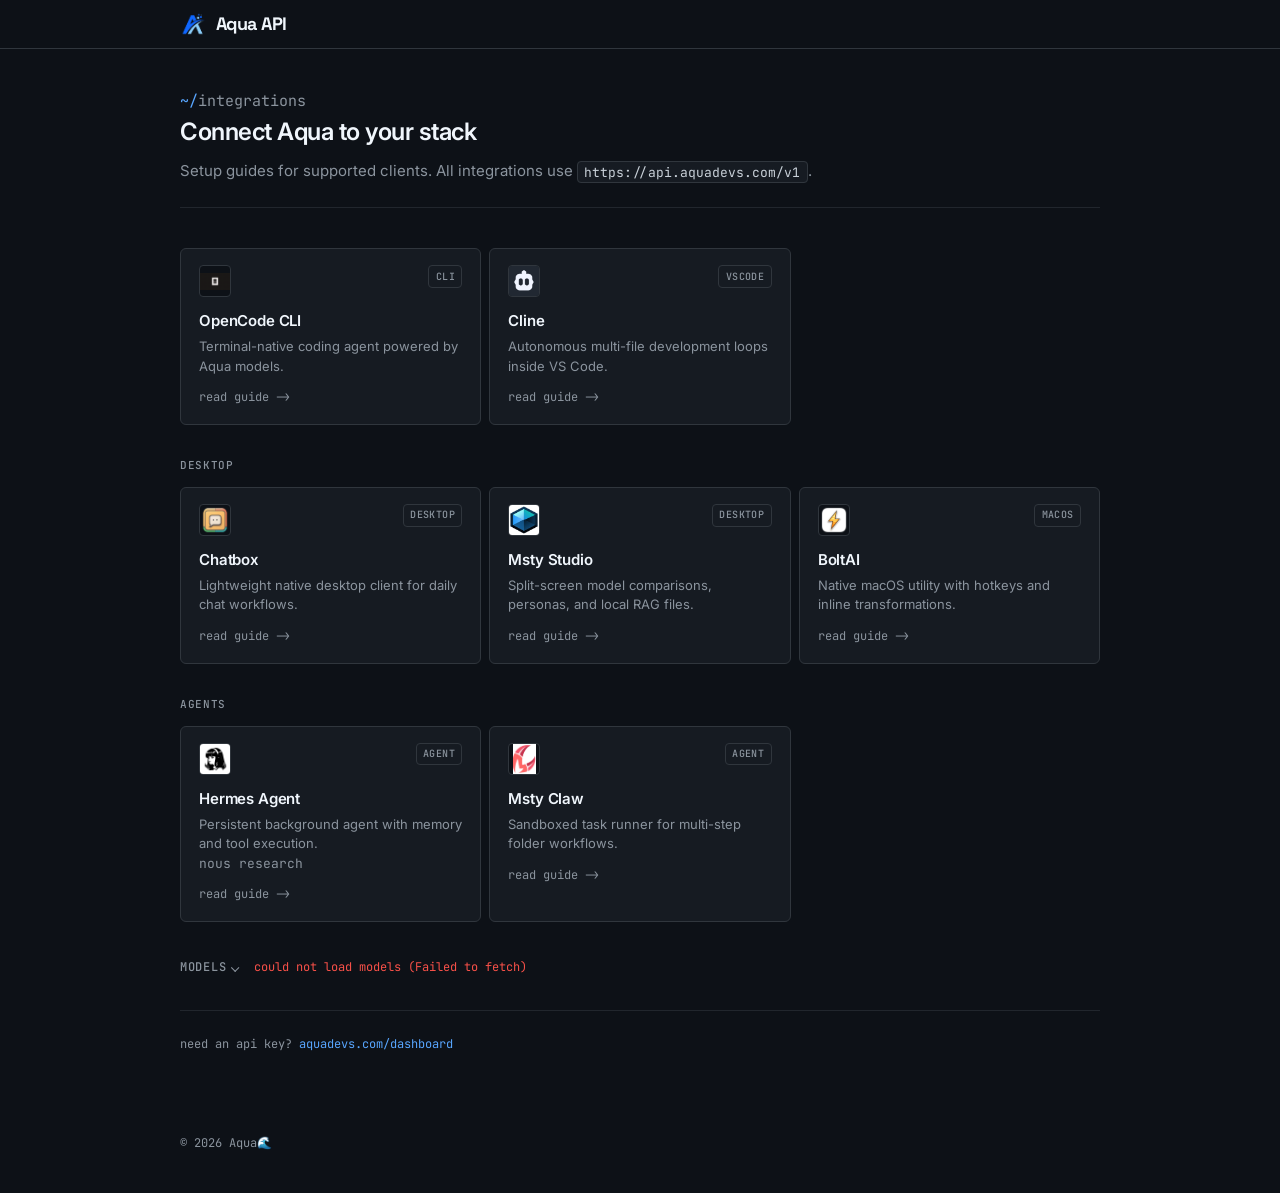
<file: index.html>
<!DOCTYPE html>
<html lang="en">
<head>
  <meta charset="UTF-8">
  <meta name="viewport" content="width=device-width, initial-scale=1.0">
  <title>integrations — Aqua API</title>
  <link rel="icon" href="assets/aqua-logo.png" type="image/png">
  <link rel="apple-touch-icon" href="assets/aqua-logo.png">
  <link rel="preconnect" href="https://fonts.gstatic.com" crossorigin>
  <link href="https://fonts.googleapis.com/css2?family=Inter:wght@400;500;600&family=JetBrains+Mono:wght@400;500&family=Space+Grotesk:wght@700&display=swap" rel="stylesheet">
  <style>
:root {
  --bg: #0d1117;
  --surface: #161b22;
  --border: #30363d;
  --border-muted: #21262d;
  --text: #c9d1d9;
  --text-muted: #8b949e;
  --text-bright: #f0f6fc;
  --accent: #58a6ff;
  --mono: 'JetBrains Mono', ui-monospace, 'SF Mono', Menlo, Consolas, monospace;
  --sans: 'Inter', system-ui, -apple-system, sans-serif;
  --max: 960px;
  --radius: 6px;
}

* {
  box-sizing: border-box;
  -webkit-font-smoothing: antialiased;
  -moz-osx-font-smoothing: grayscale;
}

html { scroll-behavior: smooth; }

body {
  margin: 0;
  min-height: 100vh;
  font-family: var(--sans);
  font-size: 15px;
  line-height: 1.6;
  color: var(--text);
  background: var(--bg);
}

::selection {
  background: rgba(88, 166, 255, 0.25);
  color: var(--text-bright);
}

a { color: var(--accent); }

.site-header {
  position: sticky;
  top: 0;
  z-index: 50;
  border-bottom: 1px solid var(--border);
  background: var(--bg);
}

.site-header__inner,
.site-main {
  max-width: var(--max);
  margin: 0 auto;
  padding: 0 1.25rem;
}

.site-header__inner {
  display: flex;
  align-items: center;
  justify-content: space-between;
  height: 3rem;
  gap: 1rem;
}

.site-logo {
  display: inline-flex;
  align-items: center;
  gap: 0.5rem;
  text-decoration: none;
}

.site-logo__mark {
  width: 1.75rem;
  height: 1.75rem;
  object-fit: contain;
  flex-shrink: 0;
  display: block;
}

.site-logo__text {
  font-family: 'Space Grotesk', var(--sans);
  font-weight: 700;
  font-size: 1.125rem;
  letter-spacing: -0.03em;
  color: var(--text-bright);
  line-height: 1;
  white-space: nowrap;
}

.site-main {
  padding: 2.5rem 1.25rem 3rem;
}

.hub-hero {
  margin-bottom: 2.5rem;
  padding-bottom: 1.5rem;
  border-bottom: 1px solid var(--border-muted);
}

.hub-hero__path {
  margin: 0 0 0.75rem;
  font-family: var(--mono);
  font-size: 0.75rem;
  color: var(--text-muted);
}

.hub-hero__path span { color: var(--accent); }

.hub-hero h1 {
  margin: 0 0 0.5rem;
  font-size: 1.5rem;
  font-weight: 600;
  letter-spacing: -0.02em;
  color: var(--text-bright);
}

.hub-hero p {
  margin: 0;
  max-width: 42rem;
  color: var(--text-muted);
  font-size: 0.9375rem;
}

.hub-hero code {
  font-family: var(--mono);
  font-size: 0.8125rem;
  color: var(--text);
  background: var(--surface);
  border: 1px solid var(--border);
  border-radius: 4px;
  padding: 0.1rem 0.4rem;
}

.category-block { margin-bottom: 2rem; }

.category-label {
  margin: 0 0 0.75rem;
  font-family: var(--mono);
  font-size: 0.6875rem;
  font-weight: 500;
  letter-spacing: 0.06em;
  text-transform: uppercase;
  color: var(--text-muted);
}

.integration-grid {
  display: grid;
  grid-template-columns: 1fr;
  gap: 0.5rem;
}

@media (min-width: 640px) {
  .integration-grid { grid-template-columns: repeat(2, 1fr); }
}

@media (min-width: 900px) {
  .integration-grid--three { grid-template-columns: repeat(3, 1fr); }
}

a.integration-card {
  display: block;
  text-decoration: none;
  color: inherit;
  background: var(--surface);
  border: 1px solid var(--border);
  border-radius: var(--radius);
  padding: 1rem 1.125rem;
  transition: border-color 0.15s ease, background 0.15s ease;
}

a.integration-card:hover {
  border-color: var(--text-muted);
  background: #1c2128;
}

a.integration-card:focus-visible {
  outline: 2px solid var(--accent);
  outline-offset: 2px;
}

.integration-card__row {
  display: flex;
  align-items: flex-start;
  justify-content: space-between;
  gap: 0.75rem;
  margin-bottom: 0.75rem;
}

.integration-card__icon {
  width: 2rem;
  height: 2rem;
  flex-shrink: 0;
  border-radius: 4px;
  overflow: hidden;
  border: 1px solid var(--border);
  background: var(--bg);
}

.integration-card__icon img {
  width: 100%;
  height: 100%;
  object-fit: contain;
  display: block;
}

.integration-card__icon--cover img { object-fit: cover; }

.integration-card__tag {
  font-family: var(--mono);
  font-size: 0.625rem;
  font-weight: 500;
  letter-spacing: 0.04em;
  text-transform: uppercase;
  color: var(--text-muted);
  border: 1px solid var(--border);
  border-radius: 4px;
  padding: 0.15rem 0.4rem;
  white-space: nowrap;
  flex-shrink: 0;
}

.integration-card h2 {
  margin: 0 0 0.25rem;
  font-size: 0.9375rem;
  font-weight: 600;
  color: var(--text-bright);
  letter-spacing: -0.01em;
}

.integration-card p {
  margin: 0;
  font-size: 0.8125rem;
  line-height: 1.5;
  color: var(--text-muted);
}

.integration-card__meta {
  margin-top: 0.35rem;
  font-family: var(--mono);
  font-size: 0.6875rem;
  color: var(--text-muted);
}

.integration-card__link {
  display: inline-block;
  margin-top: 0.75rem;
  font-family: var(--mono);
  font-size: 0.75rem;
  color: var(--text-muted);
  transition: color 0.15s ease;
}

a.integration-card:hover .integration-card__link { color: var(--accent); }

.hub-footer {
  margin-top: 2rem;
  padding-top: 1.5rem;
  border-top: 1px solid var(--border-muted);
  font-family: var(--mono);
  font-size: 0.75rem;
  color: var(--text-muted);
}

.hub-footer a {
  color: var(--accent);
  text-decoration: none;
}

.hub-footer a:hover { text-decoration: underline; }

.models-meta {
  margin: 0;
  font-family: var(--mono);
  font-size: 0.75rem;
  color: var(--text-muted);
}

.models-meta--error { color: #f85149; }

.models-dropdown__trigger {
  display: inline-flex;
  align-items: center;
  gap: 0.5rem;
  padding: 0;
  cursor: pointer;
  list-style: none;
  user-select: none;
}

.models-dropdown__label {
  display: inline-flex;
  align-items: center;
  gap: 0.35rem;
}

.models-dropdown__trigger::-webkit-details-marker { display: none; }

.models-dropdown__trigger::marker { content: ''; }

.models-dropdown__title {
  font-family: var(--mono);
  font-size: 0.75rem;
  font-weight: 500;
  letter-spacing: 0.06em;
  text-transform: uppercase;
  color: var(--text-muted);
  transition: color 0.15s ease;
}

.models-dropdown__trigger:hover .models-dropdown__title,
.models-dropdown[open] .models-dropdown__title {
  color: var(--accent);
}

.models-dropdown__trigger .models-meta {
  margin-left: 0.5rem;
  text-transform: none;
  letter-spacing: normal;
}

.models-dropdown__chevron {
  display: block;
  width: 0.35rem;
  height: 0.35rem;
  border-right: 1.5px solid currentColor;
  border-bottom: 1.5px solid currentColor;
  color: var(--text-muted);
  transform: rotate(45deg) translateY(-0.5px);
  transform-origin: center;
  transition: transform 0.15s ease, color 0.15s ease;
  flex-shrink: 0;
}

.models-dropdown__trigger:hover .models-dropdown__chevron,
.models-dropdown[open] .models-dropdown__chevron {
  color: var(--accent);
}

.models-dropdown[open] .models-dropdown__chevron {
  transform: rotate(-135deg) translateY(0.5px);
}

.models-dropdown__content {
  padding: 1rem 0 0;
}

.models-panel {
  display: grid;
  grid-template-columns: 1fr;
  gap: 0.75rem;
}

@media (min-width: 720px) {
  .models-panel { grid-template-columns: repeat(2, 1fr); }
}

.models-tier-dropdown {
  padding: 0;
}

.models-tier-dropdown__trigger,
.models-tier-dropdown > summary.models-tier__label {
  display: flex;
  align-items: center;
  justify-content: space-between;
  margin: 0 0 0.5rem;
  font-family: var(--mono);
  font-size: 0.6875rem;
  font-weight: 500;
  letter-spacing: 0.06em;
  text-transform: uppercase;
  color: var(--text-muted);
  cursor: pointer;
  list-style: none;
  user-select: none;
}

.models-tier-dropdown > summary.models-tier__label::-webkit-details-marker { display: none; }

.models-tier-dropdown > summary.models-tier__label::marker { content: ''; }

.models-tier-dropdown > summary.models-tier__label::after {
  content: '';
  width: 0.4rem;
  height: 0.4rem;
  border-right: 1.5px solid var(--text-muted);
  border-bottom: 1.5px solid var(--text-muted);
  transform: rotate(45deg);
  transition: transform 0.15s ease;
  flex-shrink: 0;
}

.models-tier-dropdown[open] > summary.models-tier__label {
  margin-bottom: 0.75rem;
}

.models-tier-dropdown[open] > summary.models-tier__label::after {
  transform: rotate(-135deg);
}

.models-tier-dropdown:not([open]) .models-list {
  display: none;
}

.models-tier__label {
  margin: 0;
}

.models-list {
  list-style: none;
  margin: 0;
  padding: 0;
  max-height: 16rem;
  overflow-y: auto;
}

.models-list li {
  display: flex;
  align-items: baseline;
  justify-content: space-between;
  gap: 0.75rem;
  padding: 0.35rem 0;
  border-bottom: 1px solid var(--border-muted);
  font-size: 0.8125rem;
}

.models-list li:last-child { border-bottom: none; }

.models-list__id {
  font-family: var(--mono);
  font-size: 0.75rem;
  color: var(--text-bright);
  word-break: break-all;
}

.models-list__name {
  flex-shrink: 0;
  font-size: 0.6875rem;
  color: var(--text-muted);
  text-align: right;
}

.models-list__type {
  font-family: var(--mono);
  font-size: 0.625rem;
  color: var(--text-muted);
  border: 1px solid var(--border);
  border-radius: 3px;
  padding: 0.05rem 0.3rem;
  margin-left: 0.35rem;
  text-transform: uppercase;
}

body.guide-page { background: var(--bg); }

.live-model-id-primary,
.live-model-id-secondary,
.live-model-id-tertiary,
.live-model-id-random {
  font-family: inherit;
}

.live-model-id-primary[data-state="loading"],
.live-model-id-secondary[data-state="loading"],
.live-model-id-tertiary[data-state="loading"],
.live-model-id-random[data-state="loading"] {
  color: var(--text-muted);
  cursor: default;
  user-select: none;
}

.live-model-id-primary[data-state="live"],
.live-model-id-secondary[data-state="live"],
.live-model-id-tertiary[data-state="live"],
.live-model-id-random[data-state="live"],
.live-model-id-primary[data-state="fallback"],
.live-model-id-secondary[data-state="fallback"],
.live-model-id-tertiary[data-state="fallback"],
.live-model-id-random[data-state="fallback"] {
  color: var(--accent);
}

.live-model-chip {
  display: inline-flex;
  align-items: center;
  gap: 0.15rem;
  vertical-align: baseline;
}

.live-model-chip .copy-icon-btn {
  width: 1.125rem;
  height: 1.125rem;
}

.models-list__row {
  display: flex;
  align-items: center;
  gap: 0.35rem;
  min-width: 0;
}

.copy-icon-btn {
  display: inline-flex;
  align-items: center;
  justify-content: center;
  width: 1.5rem;
  height: 1.5rem;
  padding: 0;
  flex-shrink: 0;
  color: var(--text-muted);
  background: transparent;
  border: 1px solid transparent;
  border-radius: 4px;
  cursor: pointer;
  vertical-align: middle;
  transition: color 0.15s ease, border-color 0.15s ease, background 0.15s ease;
}

.copy-icon-btn:hover {
  color: var(--text-bright);
  background: var(--surface);
  border-color: var(--border);
}

.copy-icon-btn.copied {
  color: #3fb950;
  border-color: #3fb950;
}

.copy-icon-btn svg {
  width: 0.875rem;
  height: 0.875rem;
  display: block;
  pointer-events: none;
}




.guide-back-btn {
  display: inline-flex;
  align-items: center;
  gap: 0.4rem;
  margin-bottom: 1.25rem;
  font-family: var(--mono);
  font-size: 0.8125rem;
  color: var(--text-muted);
  text-decoration: none;
  transition: color 0.15s ease;
}

.guide-back-btn:hover { color: var(--text); }

.guide-back-btn svg {
  width: 1rem;
  height: 1rem;
  flex-shrink: 0;
}

.guide-hero__title {
  display: flex;
  align-items: center;
  gap: 0.75rem;
}

.guide-hero__title h1 {
  margin: 0;
  font-size: 1.5rem;
  font-weight: 600;
  letter-spacing: -0.02em;
  color: var(--text-bright);
}

.guide-hero__icon {
  width: 2rem;
  height: 2rem;
  flex-shrink: 0;
  border-radius: 4px;
  border: 1px solid var(--border);
  background: var(--bg);
  object-fit: contain;
}

.guide-hero__icon--cover { object-fit: cover; }

.doc-guide {
  max-width: var(--max);
  margin: 0 auto;
  padding: 0 1.25rem 2.5rem;
  color: var(--text);
  line-height: 1.65;
}

.doc-guide h2 {
  margin: 2rem 0 0.75rem;
  padding-bottom: 0.4rem;
  font-size: 1rem;
  font-weight: 600;
  color: var(--text-bright);
  border-bottom: 1px solid var(--border-muted);
  font-family: var(--mono);
}

.doc-guide h3 {
  margin: 1.25rem 0 0.5rem;
  font-size: 0.875rem;
  font-weight: 600;
  color: var(--text);
  font-family: var(--mono);
}

.doc-guide p {
  margin: 0.6rem 0;
  font-size: 0.9375rem;
}

.doc-guide strong {
  color: var(--text-bright);
  font-weight: 600;
}

.doc-guide a {
  color: var(--accent);
  text-decoration: none;
}

.doc-guide a:hover { text-decoration: underline; }

.doc-guide kbd {
  display: inline-flex;
  align-items: center;
  padding: 0.1rem 0.35rem;
  font-family: var(--mono);
  font-size: 0.75rem;
  color: var(--text);
  background: var(--surface);
  border: 1px solid var(--border);
  border-radius: 4px;
}

.doc-guide code.inline {
  font-family: var(--mono);
  font-size: 0.85em;
  color: var(--text);
  background: var(--surface);
  border: 1px solid var(--border);
  border-radius: 4px;
  padding: 0.1rem 0.35rem;
}

.doc-guide pre {
  background: var(--surface);
  border: 1px solid var(--border);
  border-radius: var(--radius);
  padding: 0.875rem 1rem;
  overflow-x: auto;
  margin: 0.6rem 0 1rem;
}

.doc-guide pre code {
  font-family: var(--mono);
  font-size: 0.8125rem;
  color: var(--text);
  white-space: pre;
  display: block;
  line-height: 1.55;
}

.doc-guide .kw { color: #ff7b72; }
.doc-guide .flag { color: #79c0ff; }
.doc-guide .comment { color: var(--text-muted); }
.doc-guide .val { color: #79c0ff; }

.doc-guide .code-wrapper {
  position: relative;
  margin: 0.6rem 0 1rem;
}

.doc-guide .code-wrapper pre {
  margin: 0;
  padding-right: 5rem;
}

.doc-guide .copy-button {
  position: absolute;
  top: 0.4rem;
  right: 0.4rem;
  background: var(--bg);
  border: 1px solid var(--border);
}


.doc-guide .info {
  background: var(--surface);
  border: 1px solid var(--border);
  border-left: 3px solid var(--accent);
  padding: 0.875rem 1rem;
  margin: 1.5rem 0 1rem;
  border-radius: var(--radius);
}

.doc-guide .info p {
  margin: 0;
  font-size: 0.875rem;
}

.doc-guide .guide-figure {
  margin: 1rem 0 1.25rem;
  border: 1px solid var(--border);
  border-radius: var(--radius);
  overflow: hidden;
  background: var(--surface);
}

.doc-guide .guide-figure img {
  width: 100%;
  height: auto;
  display: block;
}

.doc-guide .guide-figure figcaption {
  padding: 0.5rem 0.75rem;
  font-family: var(--mono);
  font-size: 0.75rem;
  color: var(--text-muted);
  border-top: 1px solid var(--border-muted);
  background: var(--bg);
  line-height: 1.5;
}

.doc-guide footer {
  margin-top: 2.5rem;
  padding-top: 1.25rem;
  border-top: 1px solid var(--border-muted);
}

.site-footer {
  max-width: var(--max);
  margin: 0 auto;
  padding: 1.25rem 1.25rem 2.5rem;
}

.site-footer__copy {
  margin: 0;
  font-family: var(--mono);
  font-size: 0.75rem;
  color: var(--text-muted);
}

@media (max-width: 640px) {
  .guide-hero__title h1 { font-size: 1.2rem; }
}

  </style>
</head>
<body>

  <header class="site-header">
    <div class="site-header__inner">
      <a href="/" class="site-logo" aria-label="Aqua API">
        <img src="assets/aqua-logo.png" alt="" class="site-logo__mark" width="28" height="28" aria-hidden="true" />
        <span class="site-logo__text">Aqua API</span>
      </a>
    </div>
  </header>

  <main class="site-main">

    <section class="hub-hero">
      <p class="hub-hero__path"><span>~/</span>integrations</p>
      <h1>Connect Aqua to your stack</h1>
      <p>
        Setup guides for supported clients. All integrations use
        <code>https://api.aquadevs.com/v1</code>.
      </p>
    </section>

    <section class="category-block" aria-label="CLI and editor integrations">
      <div class="integration-grid integration-grid--three">
        <a href="guides/opencode.html" class="integration-card" aria-label="OpenCode setup guide">
          <div class="integration-card__row">
            <div class="integration-card__icon">
              <img width="32" height="32" src="assets/opencode-logo.png" alt="" aria-hidden="true" />
            </div>
            <span class="integration-card__tag">cli</span>
          </div>
          <h2>OpenCode CLI</h2>
          <p>Terminal-native coding agent powered by Aqua models.</p>
          <span class="integration-card__link">read guide -&gt;</span>
        </a>

        <a href="guides/cline.html" class="integration-card" aria-label="Cline setup guide">
          <div class="integration-card__row">
            <div class="integration-card__icon integration-card__icon--cover">
              <img width="32" height="32" src="assets/cline-logo.png" alt="" aria-hidden="true" />
            </div>
            <span class="integration-card__tag">vscode</span>
          </div>
          <h2>Cline</h2>
          <p>Autonomous multi-file development loops inside VS Code.</p>
          <span class="integration-card__link">read guide -&gt;</span>
        </a>
      </div>
    </section>

    <section class="category-block" aria-labelledby="desktop-apps-label">
      <p id="desktop-apps-label" class="category-label">desktop</p>
      <div class="integration-grid integration-grid--three">
        <a href="guides/chatbox.html" class="integration-card" aria-label="Chatbox setup guide">
          <div class="integration-card__row">
            <div class="integration-card__icon integration-card__icon--cover">
              <img width="32" height="32" src="assets/chatbox-logo.png" alt="" aria-hidden="true" />
            </div>
            <span class="integration-card__tag">desktop</span>
          </div>
          <h2>Chatbox</h2>
          <p>Lightweight native desktop client for daily chat workflows.</p>
          <span class="integration-card__link">read guide -&gt;</span>
        </a>

        <a href="guides/msty.html" class="integration-card" aria-label="Msty Studio setup guide">
          <div class="integration-card__row">
            <div class="integration-card__icon integration-card__icon--cover">
              <img width="32" height="32" src="assets/msty-logo.png" alt="" aria-hidden="true" />
            </div>
            <span class="integration-card__tag">desktop</span>
          </div>
          <h2>Msty Studio</h2>
          <p>Split-screen model comparisons, personas, and local RAG files.</p>
          <span class="integration-card__link">read guide -&gt;</span>
        </a>

        <a href="guides/boltai.html" class="integration-card" aria-label="BoltAI setup guide">
          <div class="integration-card__row">
            <div class="integration-card__icon integration-card__icon--cover">
              <img width="32" height="32" src="assets/boltai-logo.png" alt="" aria-hidden="true" />
            </div>
            <span class="integration-card__tag">macos</span>
          </div>
          <h2>BoltAI</h2>
          <p>Native macOS utility with hotkeys and inline transformations.</p>
          <span class="integration-card__link">read guide -&gt;</span>
        </a>
      </div>
    </section>

    <section class="category-block" aria-labelledby="agents-label">
      <p id="agents-label" class="category-label">agents</p>
      <div class="integration-grid integration-grid--three">
        <a href="guides/hermes.html" class="integration-card" aria-label="Hermes Agent setup guide">
          <div class="integration-card__row">
            <div class="integration-card__icon integration-card__icon--cover">
              <img width="32" height="32" src="assets/hermes-logo.png" alt="" aria-hidden="true" />
            </div>
            <span class="integration-card__tag">agent</span>
          </div>
          <h2>Hermes Agent</h2>
          <p>Persistent background agent with memory and tool execution.</p>
          <p class="integration-card__meta">nous research</p>
          <span class="integration-card__link">read guide -&gt;</span>
        </a>

        <a href="guides/mstyclaw.html" class="integration-card" aria-label="Msty Claw setup guide">
          <div class="integration-card__row">
            <div class="integration-card__icon">
              <img width="32" height="32" src="assets/mstyclaw-logo.png" alt="" aria-hidden="true" />
            </div>
            <span class="integration-card__tag">agent</span>
          </div>
          <h2>Msty Claw</h2>
          <p>Sandboxed task runner for multi-step folder workflows.</p>
          <span class="integration-card__link">read guide -&gt;</span>
        </a>
      </div>
    </section>

    <section class="category-block" id="models-section" aria-labelledby="models-label">
      <details class="models-dropdown" id="models-dropdown">
        <summary class="models-dropdown__trigger" id="models-label">
          <span class="models-dropdown__label">
            <span class="models-dropdown__title">models</span>
            <span class="models-dropdown__chevron" aria-hidden="true"></span>
          </span>
          <span class="models-meta" id="models-meta">fetching GET /v1/models…</span>
        </summary>
        <div class="models-dropdown__content">
          <div class="models-panel" id="models-panel">
            <details class="models-tier-dropdown" open>
              <summary class="models-tier__label">standard</summary>
              <ul class="models-list" id="models-standard" aria-label="Standard tier models"></ul>
            </details>
            <details class="models-tier-dropdown" open>
              <summary class="models-tier__label">premium</summary>
              <ul class="models-list" id="models-premium" aria-label="Premium tier models"></ul>
            </details>
          </div>
        </div>
      </details>
    </section>

    <p class="hub-footer">
      need an api key? <a href="https://aquadevs.com/dashboard">aquadevs.com/dashboard</a>
    </p>

  </main>

  <footer class="site-footer">
    <p class="site-footer__copy">© 2026 Aqua🌊</p>
  </footer>

  <script src="assets/copy.js"></script>
  <script src="assets/models.js"></script>
</body>
</html>
</file>
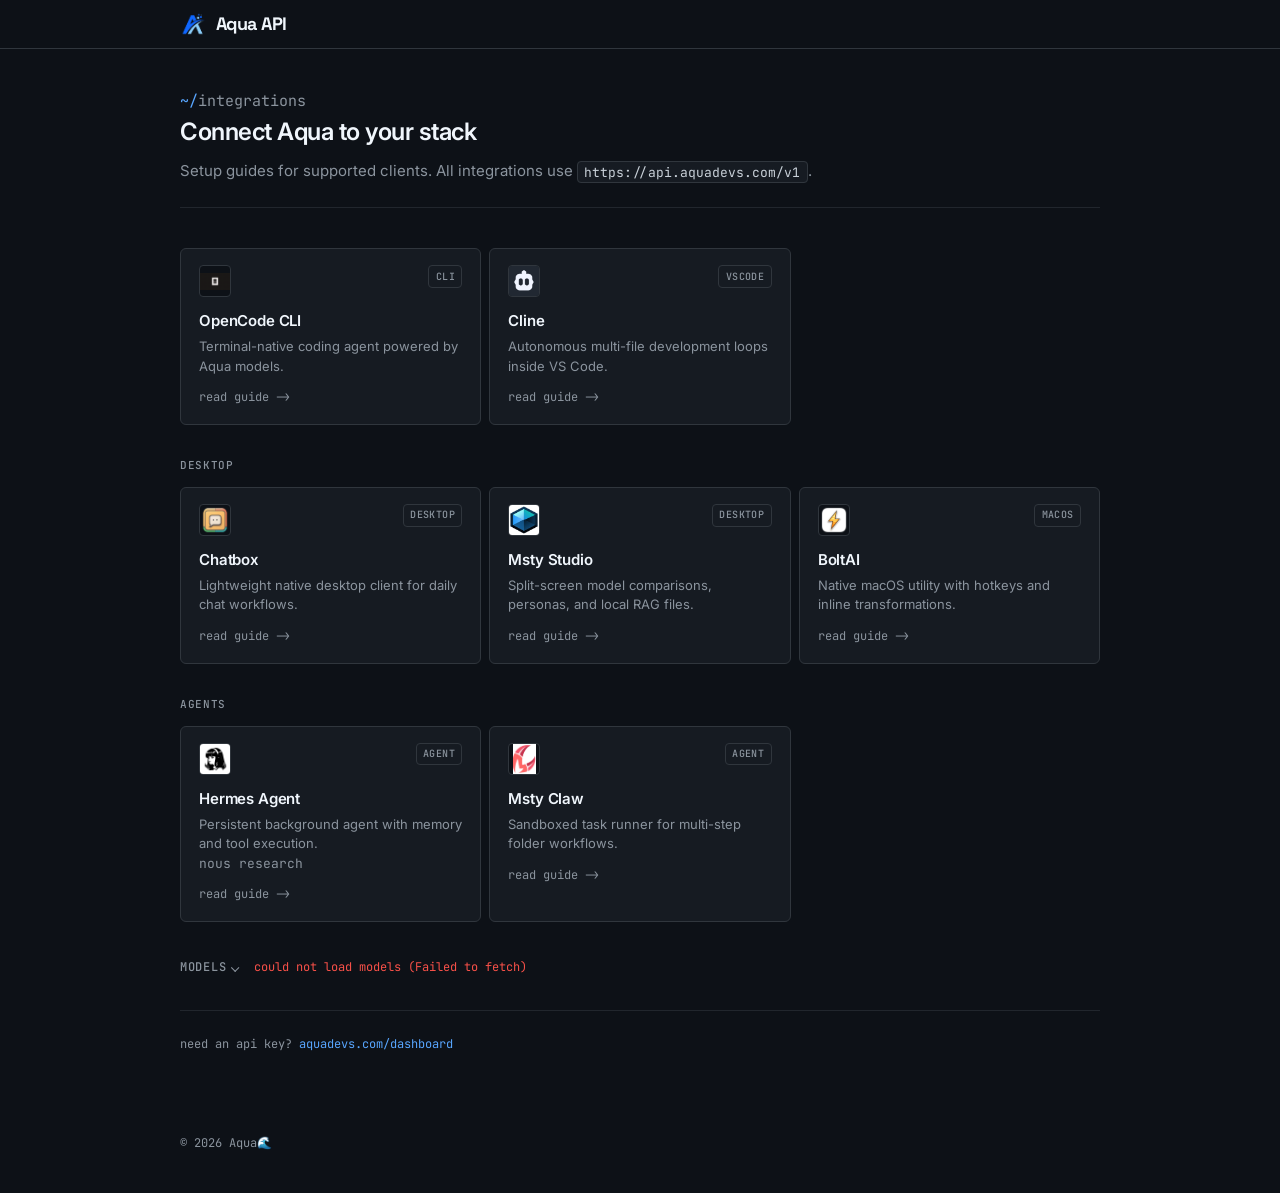
<file: integrations.html>
<!DOCTYPE html>
<html lang="en">
<head>
  <meta charset="UTF-8">
  <meta name="viewport" content="width=device-width, initial-scale=1.0">
  <title>integrations — Aqua API</title>
  <link rel="icon" href="assets/aqua-logo.png" type="image/png">
  <link rel="apple-touch-icon" href="assets/aqua-logo.png">
  <link rel="preconnect" href="https://fonts.gstatic.com" crossorigin>
  <link href="https://fonts.googleapis.com/css2?family=Inter:wght@400;500;600&family=JetBrains+Mono:wght@400;500&family=Space+Grotesk:wght@700&display=swap" rel="stylesheet">
  <style>
:root {
  --bg: #0d1117;
  --surface: #161b22;
  --border: #30363d;
  --border-muted: #21262d;
  --text: #c9d1d9;
  --text-muted: #8b949e;
  --text-bright: #f0f6fc;
  --accent: #58a6ff;
  --mono: 'JetBrains Mono', ui-monospace, 'SF Mono', Menlo, Consolas, monospace;
  --sans: 'Inter', system-ui, -apple-system, sans-serif;
  --max: 960px;
  --radius: 6px;
}

* {
  box-sizing: border-box;
  -webkit-font-smoothing: antialiased;
  -moz-osx-font-smoothing: grayscale;
}

html { scroll-behavior: smooth; }

body {
  margin: 0;
  min-height: 100vh;
  font-family: var(--sans);
  font-size: 15px;
  line-height: 1.6;
  color: var(--text);
  background: var(--bg);
}

::selection {
  background: rgba(88, 166, 255, 0.25);
  color: var(--text-bright);
}

a { color: var(--accent); }

.site-header {
  position: sticky;
  top: 0;
  z-index: 50;
  border-bottom: 1px solid var(--border);
  background: var(--bg);
}

.site-header__inner,
.site-main {
  max-width: var(--max);
  margin: 0 auto;
  padding: 0 1.25rem;
}

.site-header__inner {
  display: flex;
  align-items: center;
  justify-content: space-between;
  height: 3rem;
  gap: 1rem;
}

.site-logo {
  display: inline-flex;
  align-items: center;
  gap: 0.5rem;
  text-decoration: none;
}

.site-logo__mark {
  width: 1.75rem;
  height: 1.75rem;
  object-fit: contain;
  flex-shrink: 0;
  display: block;
}

.site-logo__text {
  font-family: 'Space Grotesk', var(--sans);
  font-weight: 700;
  font-size: 1.125rem;
  letter-spacing: -0.03em;
  color: var(--text-bright);
  line-height: 1;
  white-space: nowrap;
}

.site-main {
  padding: 2.5rem 1.25rem 3rem;
}

.hub-hero {
  margin-bottom: 2.5rem;
  padding-bottom: 1.5rem;
  border-bottom: 1px solid var(--border-muted);
}

.hub-hero__path {
  margin: 0 0 0.75rem;
  font-family: var(--mono);
  font-size: 0.75rem;
  color: var(--text-muted);
}

.hub-hero__path span { color: var(--accent); }

.hub-hero h1 {
  margin: 0 0 0.5rem;
  font-size: 1.5rem;
  font-weight: 600;
  letter-spacing: -0.02em;
  color: var(--text-bright);
}

.hub-hero p {
  margin: 0;
  max-width: 42rem;
  color: var(--text-muted);
  font-size: 0.9375rem;
}

.hub-hero code {
  font-family: var(--mono);
  font-size: 0.8125rem;
  color: var(--text);
  background: var(--surface);
  border: 1px solid var(--border);
  border-radius: 4px;
  padding: 0.1rem 0.4rem;
}

.category-block { margin-bottom: 2rem; }

.category-label {
  margin: 0 0 0.75rem;
  font-family: var(--mono);
  font-size: 0.6875rem;
  font-weight: 500;
  letter-spacing: 0.06em;
  text-transform: uppercase;
  color: var(--text-muted);
}

.integration-grid {
  display: grid;
  grid-template-columns: 1fr;
  gap: 0.5rem;
}

@media (min-width: 640px) {
  .integration-grid { grid-template-columns: repeat(2, 1fr); }
}

@media (min-width: 900px) {
  .integration-grid--three { grid-template-columns: repeat(3, 1fr); }
}

a.integration-card {
  display: block;
  text-decoration: none;
  color: inherit;
  background: var(--surface);
  border: 1px solid var(--border);
  border-radius: var(--radius);
  padding: 1rem 1.125rem;
  transition: border-color 0.15s ease, background 0.15s ease;
}

a.integration-card:hover {
  border-color: var(--text-muted);
  background: #1c2128;
}

a.integration-card:focus-visible {
  outline: 2px solid var(--accent);
  outline-offset: 2px;
}

.integration-card__row {
  display: flex;
  align-items: flex-start;
  justify-content: space-between;
  gap: 0.75rem;
  margin-bottom: 0.75rem;
}

.integration-card__icon {
  width: 2rem;
  height: 2rem;
  flex-shrink: 0;
  border-radius: 4px;
  overflow: hidden;
  border: 1px solid var(--border);
  background: var(--bg);
}

.integration-card__icon img {
  width: 100%;
  height: 100%;
  object-fit: contain;
  display: block;
}

.integration-card__icon--cover img { object-fit: cover; }

.integration-card__tag {
  font-family: var(--mono);
  font-size: 0.625rem;
  font-weight: 500;
  letter-spacing: 0.04em;
  text-transform: uppercase;
  color: var(--text-muted);
  border: 1px solid var(--border);
  border-radius: 4px;
  padding: 0.15rem 0.4rem;
  white-space: nowrap;
  flex-shrink: 0;
}

.integration-card h2 {
  margin: 0 0 0.25rem;
  font-size: 0.9375rem;
  font-weight: 600;
  color: var(--text-bright);
  letter-spacing: -0.01em;
}

.integration-card p {
  margin: 0;
  font-size: 0.8125rem;
  line-height: 1.5;
  color: var(--text-muted);
}

.integration-card__meta {
  margin-top: 0.35rem;
  font-family: var(--mono);
  font-size: 0.6875rem;
  color: var(--text-muted);
}

.integration-card__link {
  display: inline-block;
  margin-top: 0.75rem;
  font-family: var(--mono);
  font-size: 0.75rem;
  color: var(--text-muted);
  transition: color 0.15s ease;
}

a.integration-card:hover .integration-card__link { color: var(--accent); }

.hub-footer {
  margin-top: 2rem;
  padding-top: 1.5rem;
  border-top: 1px solid var(--border-muted);
  font-family: var(--mono);
  font-size: 0.75rem;
  color: var(--text-muted);
}

.hub-footer a {
  color: var(--accent);
  text-decoration: none;
}

.hub-footer a:hover { text-decoration: underline; }

.models-meta {
  margin: 0;
  font-family: var(--mono);
  font-size: 0.75rem;
  color: var(--text-muted);
}

.models-meta--error { color: #f85149; }

.models-dropdown__trigger {
  display: inline-flex;
  align-items: center;
  gap: 0.5rem;
  padding: 0;
  cursor: pointer;
  list-style: none;
  user-select: none;
}

.models-dropdown__label {
  display: inline-flex;
  align-items: center;
  gap: 0.35rem;
}

.models-dropdown__trigger::-webkit-details-marker { display: none; }

.models-dropdown__trigger::marker { content: ''; }

.models-dropdown__title {
  font-family: var(--mono);
  font-size: 0.75rem;
  font-weight: 500;
  letter-spacing: 0.06em;
  text-transform: uppercase;
  color: var(--text-muted);
  transition: color 0.15s ease;
}

.models-dropdown__trigger:hover .models-dropdown__title,
.models-dropdown[open] .models-dropdown__title {
  color: var(--accent);
}

.models-dropdown__trigger .models-meta {
  margin-left: 0.5rem;
  text-transform: none;
  letter-spacing: normal;
}

.models-dropdown__chevron {
  display: block;
  width: 0.35rem;
  height: 0.35rem;
  border-right: 1.5px solid currentColor;
  border-bottom: 1.5px solid currentColor;
  color: var(--text-muted);
  transform: rotate(45deg) translateY(-0.5px);
  transform-origin: center;
  transition: transform 0.15s ease, color 0.15s ease;
  flex-shrink: 0;
}

.models-dropdown__trigger:hover .models-dropdown__chevron,
.models-dropdown[open] .models-dropdown__chevron {
  color: var(--accent);
}

.models-dropdown[open] .models-dropdown__chevron {
  transform: rotate(-135deg) translateY(0.5px);
}

.models-dropdown__content {
  padding: 1rem 0 0;
}

.models-panel {
  display: grid;
  grid-template-columns: 1fr;
  gap: 0.75rem;
}

@media (min-width: 720px) {
  .models-panel { grid-template-columns: repeat(2, 1fr); }
}

.models-tier-dropdown {
  padding: 0;
}

.models-tier-dropdown__trigger,
.models-tier-dropdown > summary.models-tier__label {
  display: flex;
  align-items: center;
  justify-content: space-between;
  margin: 0 0 0.5rem;
  font-family: var(--mono);
  font-size: 0.6875rem;
  font-weight: 500;
  letter-spacing: 0.06em;
  text-transform: uppercase;
  color: var(--text-muted);
  cursor: pointer;
  list-style: none;
  user-select: none;
}

.models-tier-dropdown > summary.models-tier__label::-webkit-details-marker { display: none; }

.models-tier-dropdown > summary.models-tier__label::marker { content: ''; }

.models-tier-dropdown > summary.models-tier__label::after {
  content: '';
  width: 0.4rem;
  height: 0.4rem;
  border-right: 1.5px solid var(--text-muted);
  border-bottom: 1.5px solid var(--text-muted);
  transform: rotate(45deg);
  transition: transform 0.15s ease;
  flex-shrink: 0;
}

.models-tier-dropdown[open] > summary.models-tier__label {
  margin-bottom: 0.75rem;
}

.models-tier-dropdown[open] > summary.models-tier__label::after {
  transform: rotate(-135deg);
}

.models-tier-dropdown:not([open]) .models-list {
  display: none;
}

.models-tier__label {
  margin: 0;
}

.models-list {
  list-style: none;
  margin: 0;
  padding: 0;
  max-height: 16rem;
  overflow-y: auto;
}

.models-list li {
  display: flex;
  align-items: baseline;
  justify-content: space-between;
  gap: 0.75rem;
  padding: 0.35rem 0;
  border-bottom: 1px solid var(--border-muted);
  font-size: 0.8125rem;
}

.models-list li:last-child { border-bottom: none; }

.models-list__id {
  font-family: var(--mono);
  font-size: 0.75rem;
  color: var(--text-bright);
  word-break: break-all;
}

.models-list__name {
  flex-shrink: 0;
  font-size: 0.6875rem;
  color: var(--text-muted);
  text-align: right;
}

.models-list__type {
  font-family: var(--mono);
  font-size: 0.625rem;
  color: var(--text-muted);
  border: 1px solid var(--border);
  border-radius: 3px;
  padding: 0.05rem 0.3rem;
  margin-left: 0.35rem;
  text-transform: uppercase;
}

body.guide-page { background: var(--bg); }

.live-model-id-primary,
.live-model-id-secondary,
.live-model-id-tertiary,
.live-model-id-random {
  font-family: inherit;
}

.live-model-id-primary[data-state="loading"],
.live-model-id-secondary[data-state="loading"],
.live-model-id-tertiary[data-state="loading"],
.live-model-id-random[data-state="loading"] {
  color: var(--text-muted);
  cursor: default;
  user-select: none;
}

.live-model-id-primary[data-state="live"],
.live-model-id-secondary[data-state="live"],
.live-model-id-tertiary[data-state="live"],
.live-model-id-random[data-state="live"],
.live-model-id-primary[data-state="fallback"],
.live-model-id-secondary[data-state="fallback"],
.live-model-id-tertiary[data-state="fallback"],
.live-model-id-random[data-state="fallback"] {
  color: var(--accent);
}

.live-model-chip {
  display: inline-flex;
  align-items: center;
  gap: 0.15rem;
  vertical-align: baseline;
}

.live-model-chip .copy-icon-btn {
  width: 1.125rem;
  height: 1.125rem;
}

.models-list__row {
  display: flex;
  align-items: center;
  gap: 0.35rem;
  min-width: 0;
}

.copy-icon-btn {
  display: inline-flex;
  align-items: center;
  justify-content: center;
  width: 1.5rem;
  height: 1.5rem;
  padding: 0;
  flex-shrink: 0;
  color: var(--text-muted);
  background: transparent;
  border: 1px solid transparent;
  border-radius: 4px;
  cursor: pointer;
  vertical-align: middle;
  transition: color 0.15s ease, border-color 0.15s ease, background 0.15s ease;
}

.copy-icon-btn:hover {
  color: var(--text-bright);
  background: var(--surface);
  border-color: var(--border);
}

.copy-icon-btn.copied {
  color: #3fb950;
  border-color: #3fb950;
}

.copy-icon-btn svg {
  width: 0.875rem;
  height: 0.875rem;
  display: block;
  pointer-events: none;
}




.guide-back-btn {
  display: inline-flex;
  align-items: center;
  gap: 0.4rem;
  margin-bottom: 1.25rem;
  font-family: var(--mono);
  font-size: 0.8125rem;
  color: var(--text-muted);
  text-decoration: none;
  transition: color 0.15s ease;
}

.guide-back-btn:hover { color: var(--text); }

.guide-back-btn svg {
  width: 1rem;
  height: 1rem;
  flex-shrink: 0;
}

.guide-hero__title {
  display: flex;
  align-items: center;
  gap: 0.75rem;
}

.guide-hero__title h1 {
  margin: 0;
  font-size: 1.5rem;
  font-weight: 600;
  letter-spacing: -0.02em;
  color: var(--text-bright);
}

.guide-hero__icon {
  width: 2rem;
  height: 2rem;
  flex-shrink: 0;
  border-radius: 4px;
  border: 1px solid var(--border);
  background: var(--bg);
  object-fit: contain;
}

.guide-hero__icon--cover { object-fit: cover; }

.doc-guide {
  max-width: var(--max);
  margin: 0 auto;
  padding: 0 1.25rem 2.5rem;
  color: var(--text);
  line-height: 1.65;
}

.doc-guide h2 {
  margin: 2rem 0 0.75rem;
  padding-bottom: 0.4rem;
  font-size: 1rem;
  font-weight: 600;
  color: var(--text-bright);
  border-bottom: 1px solid var(--border-muted);
  font-family: var(--mono);
}

.doc-guide h3 {
  margin: 1.25rem 0 0.5rem;
  font-size: 0.875rem;
  font-weight: 600;
  color: var(--text);
  font-family: var(--mono);
}

.doc-guide p {
  margin: 0.6rem 0;
  font-size: 0.9375rem;
}

.doc-guide strong {
  color: var(--text-bright);
  font-weight: 600;
}

.doc-guide a {
  color: var(--accent);
  text-decoration: none;
}

.doc-guide a:hover { text-decoration: underline; }

.doc-guide kbd {
  display: inline-flex;
  align-items: center;
  padding: 0.1rem 0.35rem;
  font-family: var(--mono);
  font-size: 0.75rem;
  color: var(--text);
  background: var(--surface);
  border: 1px solid var(--border);
  border-radius: 4px;
}

.doc-guide code.inline {
  font-family: var(--mono);
  font-size: 0.85em;
  color: var(--text);
  background: var(--surface);
  border: 1px solid var(--border);
  border-radius: 4px;
  padding: 0.1rem 0.35rem;
}

.doc-guide pre {
  background: var(--surface);
  border: 1px solid var(--border);
  border-radius: var(--radius);
  padding: 0.875rem 1rem;
  overflow-x: auto;
  margin: 0.6rem 0 1rem;
}

.doc-guide pre code {
  font-family: var(--mono);
  font-size: 0.8125rem;
  color: var(--text);
  white-space: pre;
  display: block;
  line-height: 1.55;
}

.doc-guide .kw { color: #ff7b72; }
.doc-guide .flag { color: #79c0ff; }
.doc-guide .comment { color: var(--text-muted); }
.doc-guide .val { color: #79c0ff; }

.doc-guide .code-wrapper {
  position: relative;
  margin: 0.6rem 0 1rem;
}

.doc-guide .code-wrapper pre {
  margin: 0;
  padding-right: 5rem;
}

.doc-guide .copy-button {
  position: absolute;
  top: 0.4rem;
  right: 0.4rem;
  background: var(--bg);
  border: 1px solid var(--border);
}


.doc-guide .info {
  background: var(--surface);
  border: 1px solid var(--border);
  border-left: 3px solid var(--accent);
  padding: 0.875rem 1rem;
  margin: 1.5rem 0 1rem;
  border-radius: var(--radius);
}

.doc-guide .info p {
  margin: 0;
  font-size: 0.875rem;
}

.doc-guide .guide-figure {
  margin: 1rem 0 1.25rem;
  border: 1px solid var(--border);
  border-radius: var(--radius);
  overflow: hidden;
  background: var(--surface);
}

.doc-guide .guide-figure img {
  width: 100%;
  height: auto;
  display: block;
}

.doc-guide .guide-figure figcaption {
  padding: 0.5rem 0.75rem;
  font-family: var(--mono);
  font-size: 0.75rem;
  color: var(--text-muted);
  border-top: 1px solid var(--border-muted);
  background: var(--bg);
  line-height: 1.5;
}

.doc-guide footer {
  margin-top: 2.5rem;
  padding-top: 1.25rem;
  border-top: 1px solid var(--border-muted);
}

.site-footer {
  max-width: var(--max);
  margin: 0 auto;
  padding: 1.25rem 1.25rem 2.5rem;
}

.site-footer__copy {
  margin: 0;
  font-family: var(--mono);
  font-size: 0.75rem;
  color: var(--text-muted);
}

@media (max-width: 640px) {
  .guide-hero__title h1 { font-size: 1.2rem; }
}

  </style>
</head>
<body>

  <header class="site-header">
    <div class="site-header__inner">
      <a href="index.html" class="site-logo" aria-label="Aqua API">
        <img src="assets/aqua-logo.png" alt="" class="site-logo__mark" width="28" height="28" aria-hidden="true" />
        <span class="site-logo__text">Aqua API</span>
      </a>
    </div>
  </header>

  <main class="site-main">

    <section class="hub-hero">
      <p class="hub-hero__path"><span>~/</span>integrations</p>
      <h1>Connect Aqua to your stack</h1>
      <p>
        Setup guides for supported clients. All integrations use
        <code>https://api.aquadevs.com/v1</code>.
      </p>
    </section>

    <section class="category-block" aria-label="CLI and editor integrations">
      <div class="integration-grid integration-grid--three">
        <a href="guides/opencode.html" class="integration-card" aria-label="OpenCode setup guide">
          <div class="integration-card__row">
            <div class="integration-card__icon">
              <img width="32" height="32" src="assets/opencode-logo.png" alt="" aria-hidden="true" />
            </div>
            <span class="integration-card__tag">cli</span>
          </div>
          <h2>OpenCode CLI</h2>
          <p>Terminal-native coding agent powered by Aqua models.</p>
          <span class="integration-card__link">read guide -&gt;</span>
        </a>

        <a href="guides/cline.html" class="integration-card" aria-label="Cline setup guide">
          <div class="integration-card__row">
            <div class="integration-card__icon integration-card__icon--cover">
              <img width="32" height="32" src="assets/cline-logo.png" alt="" aria-hidden="true" />
            </div>
            <span class="integration-card__tag">vscode</span>
          </div>
          <h2>Cline</h2>
          <p>Autonomous multi-file development loops inside VS Code.</p>
          <span class="integration-card__link">read guide -&gt;</span>
        </a>
      </div>
    </section>

    <section class="category-block" aria-labelledby="desktop-apps-label">
      <p id="desktop-apps-label" class="category-label">desktop</p>
      <div class="integration-grid integration-grid--three">
        <a href="guides/chatbox.html" class="integration-card" aria-label="Chatbox setup guide">
          <div class="integration-card__row">
            <div class="integration-card__icon integration-card__icon--cover">
              <img width="32" height="32" src="assets/chatbox-logo.png" alt="" aria-hidden="true" />
            </div>
            <span class="integration-card__tag">desktop</span>
          </div>
          <h2>Chatbox</h2>
          <p>Lightweight native desktop client for daily chat workflows.</p>
          <span class="integration-card__link">read guide -&gt;</span>
        </a>

        <a href="guides/msty.html" class="integration-card" aria-label="Msty Studio setup guide">
          <div class="integration-card__row">
            <div class="integration-card__icon integration-card__icon--cover">
              <img width="32" height="32" src="assets/msty-logo.png" alt="" aria-hidden="true" />
            </div>
            <span class="integration-card__tag">desktop</span>
          </div>
          <h2>Msty Studio</h2>
          <p>Split-screen model comparisons, personas, and local RAG files.</p>
          <span class="integration-card__link">read guide -&gt;</span>
        </a>

        <a href="guides/boltai.html" class="integration-card" aria-label="BoltAI setup guide">
          <div class="integration-card__row">
            <div class="integration-card__icon integration-card__icon--cover">
              <img width="32" height="32" src="assets/boltai-logo.png" alt="" aria-hidden="true" />
            </div>
            <span class="integration-card__tag">macos</span>
          </div>
          <h2>BoltAI</h2>
          <p>Native macOS utility with hotkeys and inline transformations.</p>
          <span class="integration-card__link">read guide -&gt;</span>
        </a>
      </div>
    </section>

    <section class="category-block" aria-labelledby="agents-label">
      <p id="agents-label" class="category-label">agents</p>
      <div class="integration-grid integration-grid--three">
        <a href="guides/hermes.html" class="integration-card" aria-label="Hermes Agent setup guide">
          <div class="integration-card__row">
            <div class="integration-card__icon integration-card__icon--cover">
              <img width="32" height="32" src="assets/hermes-logo.png" alt="" aria-hidden="true" />
            </div>
            <span class="integration-card__tag">agent</span>
          </div>
          <h2>Hermes Agent</h2>
          <p>Persistent background agent with memory and tool execution.</p>
          <p class="integration-card__meta">nous research</p>
          <span class="integration-card__link">read guide -&gt;</span>
        </a>

        <a href="guides/mstyclaw.html" class="integration-card" aria-label="Msty Claw setup guide">
          <div class="integration-card__row">
            <div class="integration-card__icon">
              <img width="32" height="32" src="assets/mstyclaw-logo.png" alt="" aria-hidden="true" />
            </div>
            <span class="integration-card__tag">agent</span>
          </div>
          <h2>Msty Claw</h2>
          <p>Sandboxed task runner for multi-step folder workflows.</p>
          <span class="integration-card__link">read guide -&gt;</span>
        </a>
      </div>
    </section>

    <section class="category-block" id="models-section" aria-labelledby="models-label">
      <details class="models-dropdown" id="models-dropdown">
        <summary class="models-dropdown__trigger" id="models-label">
          <span class="models-dropdown__label">
            <span class="models-dropdown__title">models</span>
            <span class="models-dropdown__chevron" aria-hidden="true"></span>
          </span>
          <span class="models-meta" id="models-meta">fetching GET /v1/models…</span>
        </summary>
        <div class="models-dropdown__content">
          <div class="models-panel" id="models-panel">
            <details class="models-tier-dropdown" open>
              <summary class="models-tier__label">standard</summary>
              <ul class="models-list" id="models-standard" aria-label="Standard tier models"></ul>
            </details>
            <details class="models-tier-dropdown" open>
              <summary class="models-tier__label">premium</summary>
              <ul class="models-list" id="models-premium" aria-label="Premium tier models"></ul>
            </details>
          </div>
        </div>
      </details>
    </section>

    <p class="hub-footer">
      need an api key? <a href="https://aquadevs.com/dashboard">aquadevs.com/dashboard</a>
    </p>

  </main>

  <footer class="site-footer">
    <p class="site-footer__copy">© 2026 Aqua🌊</p>
  </footer>

  <script src="assets/copy.js"></script>
  <script src="assets/models.js"></script>
</body>
</html>
</file>
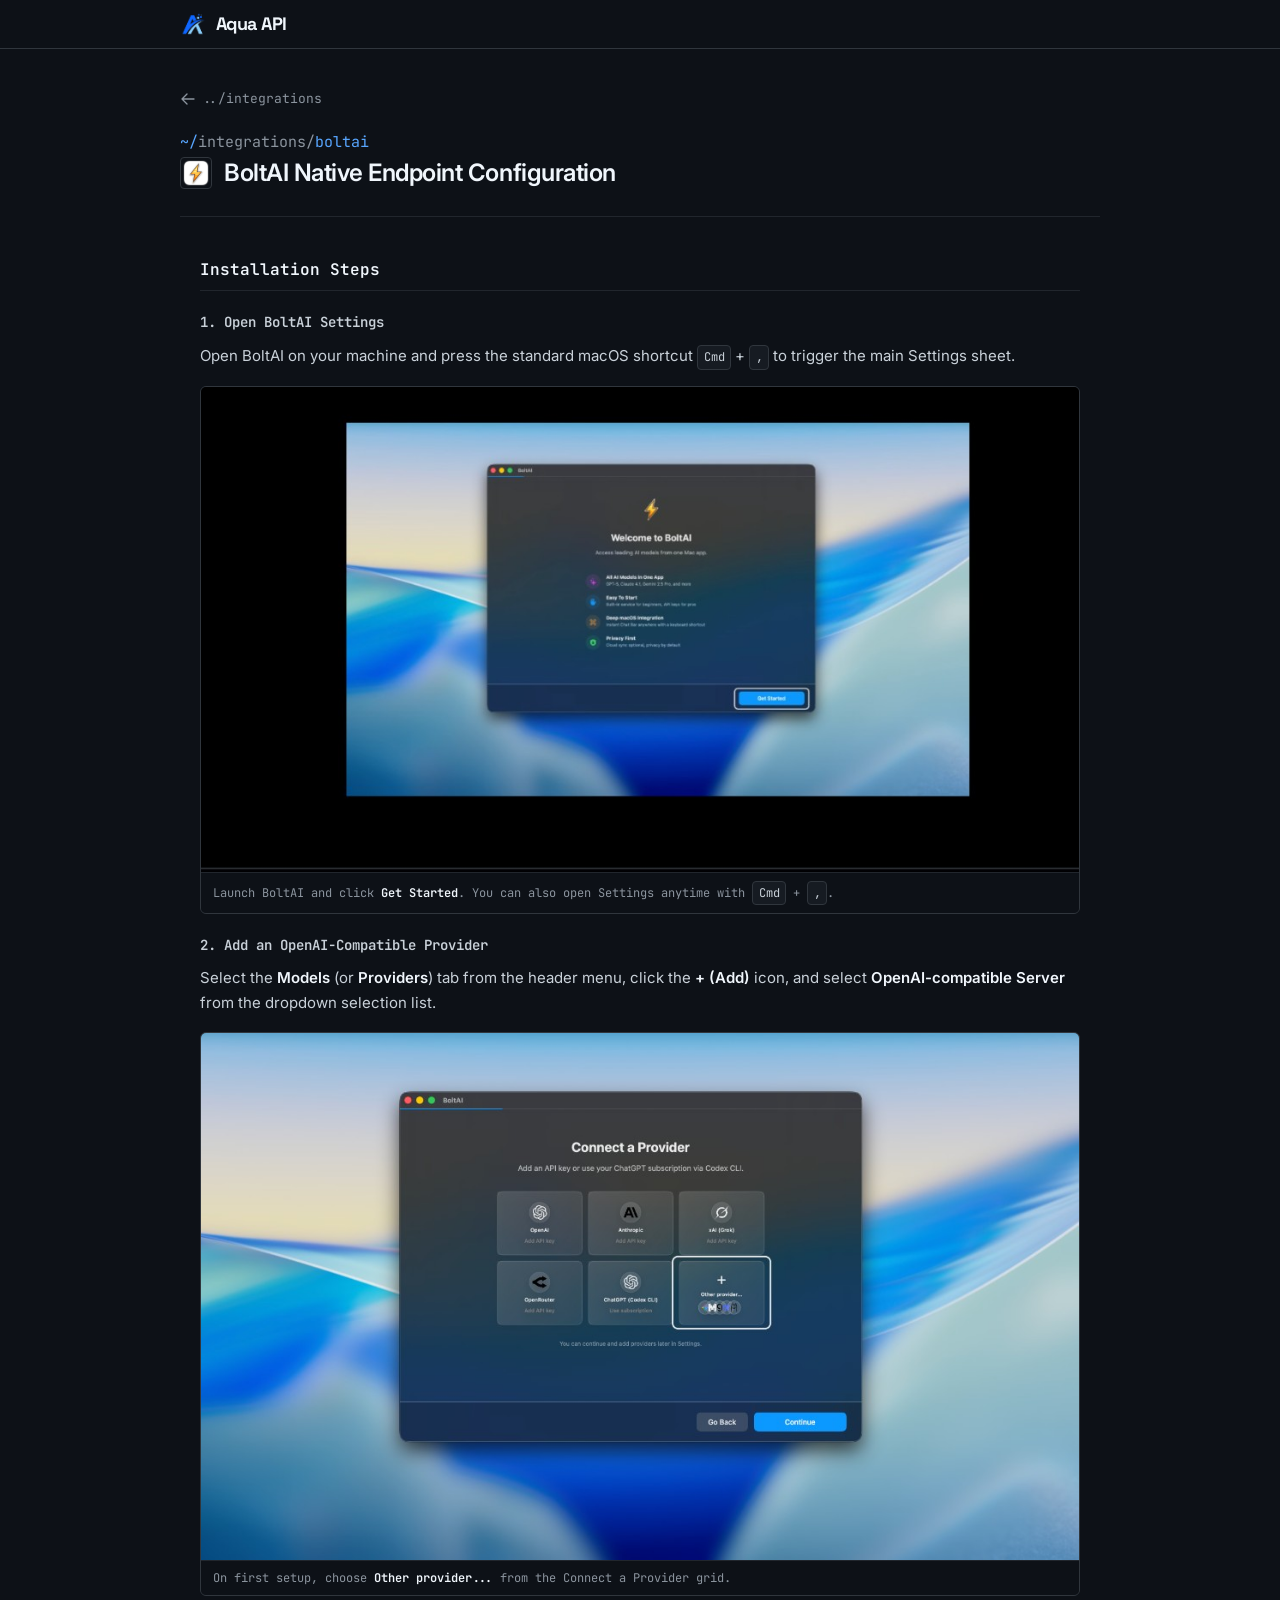
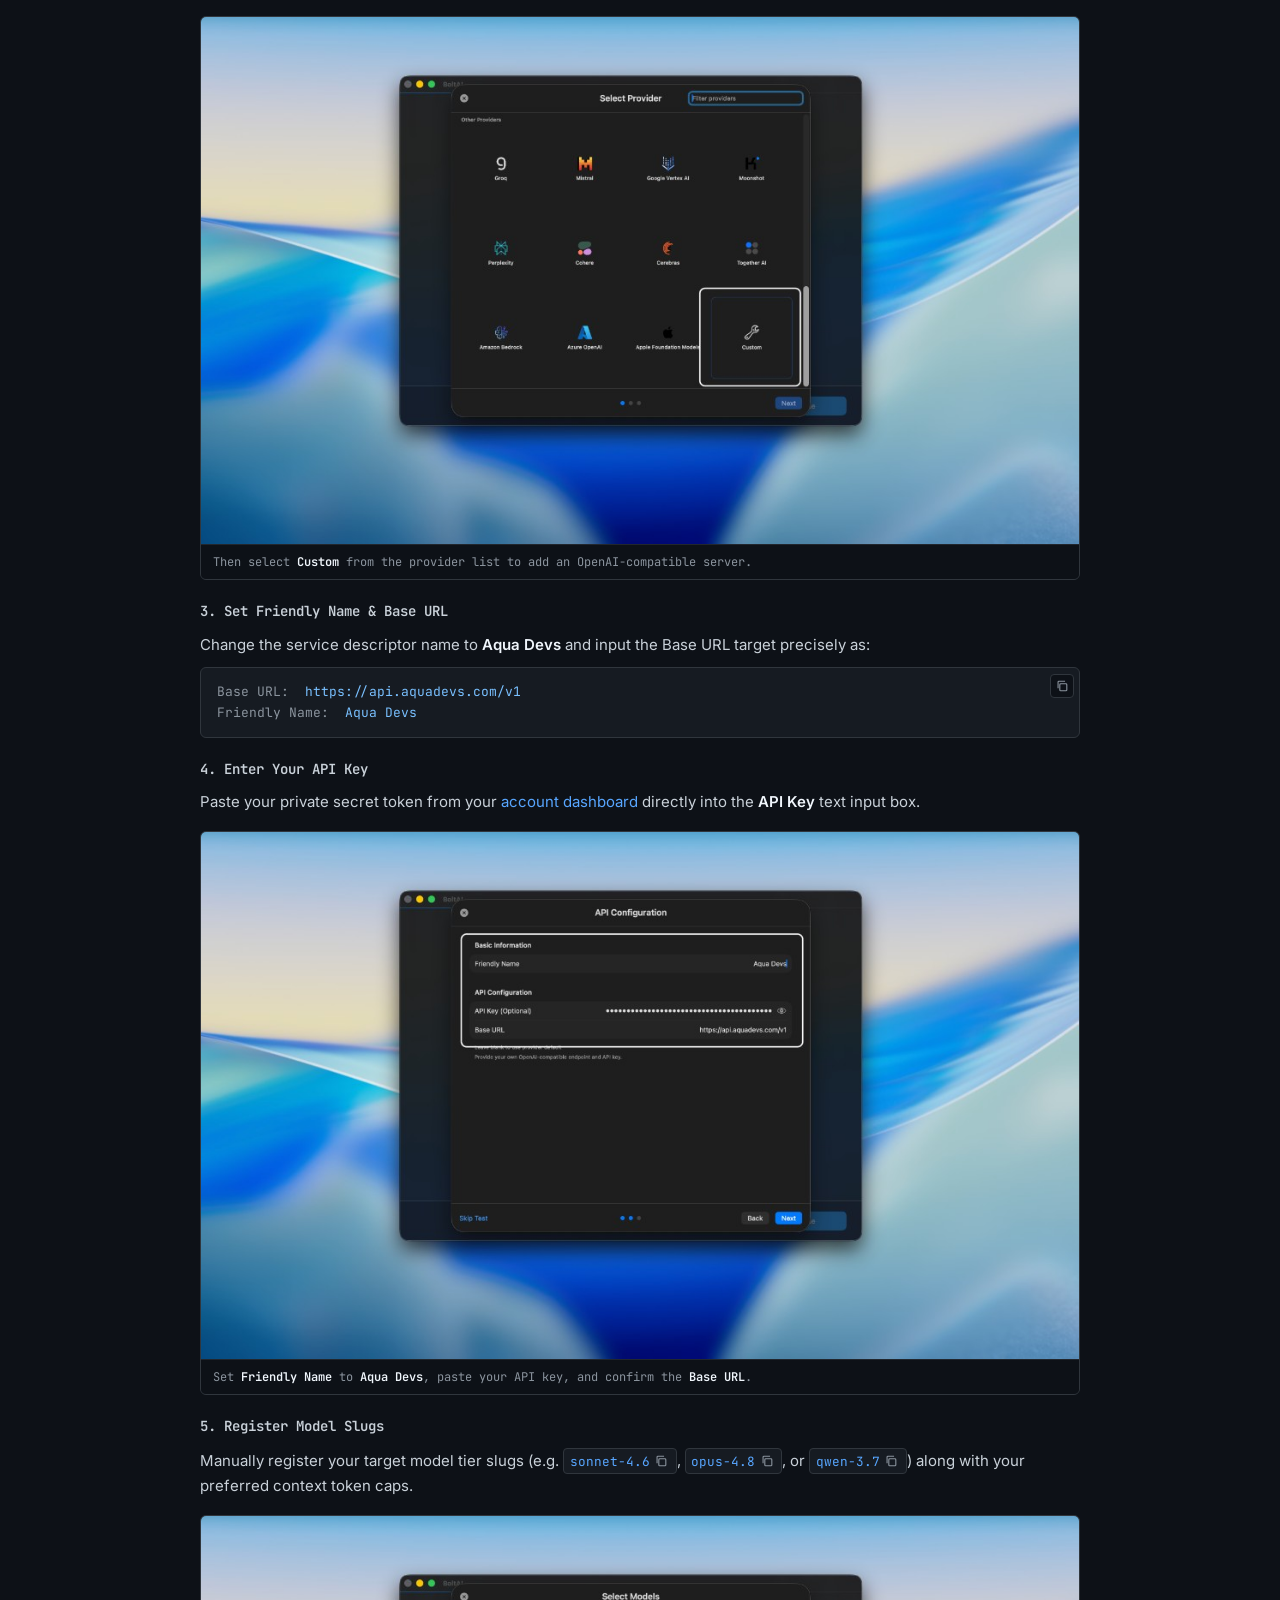
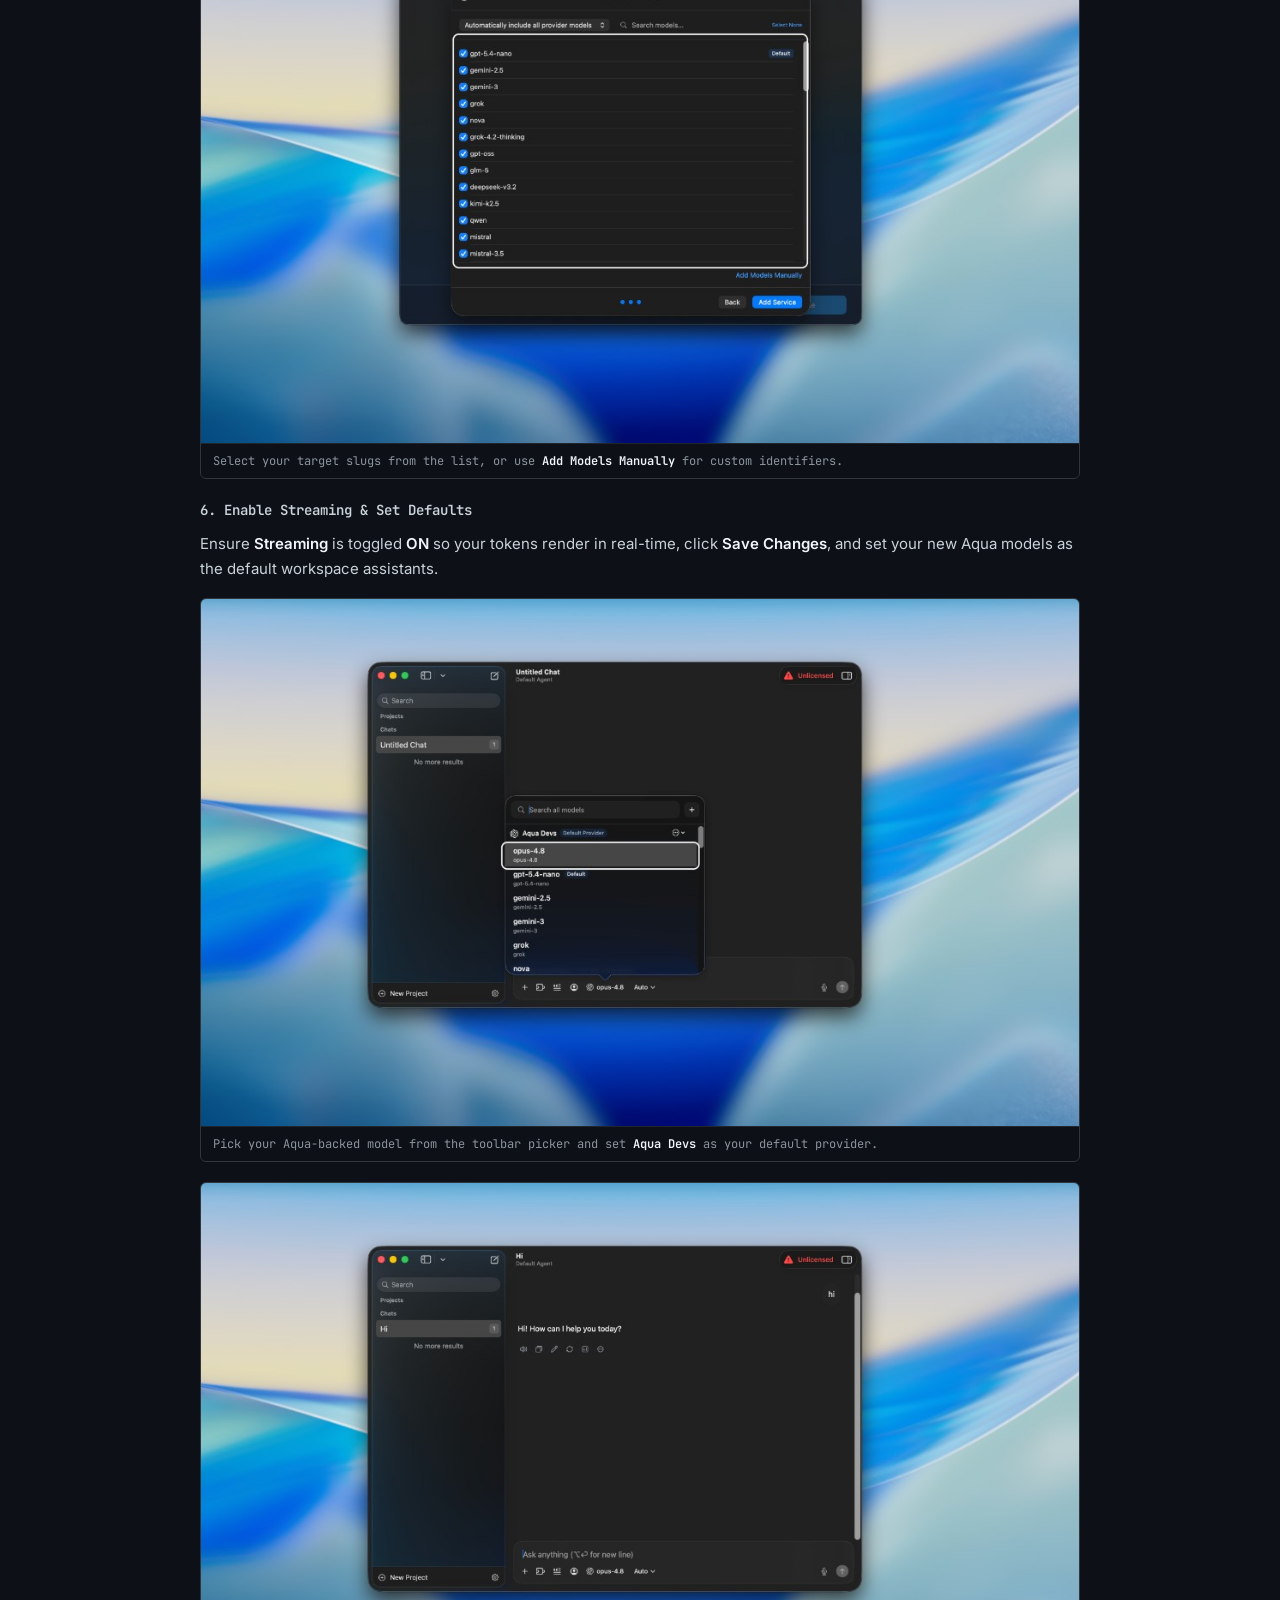
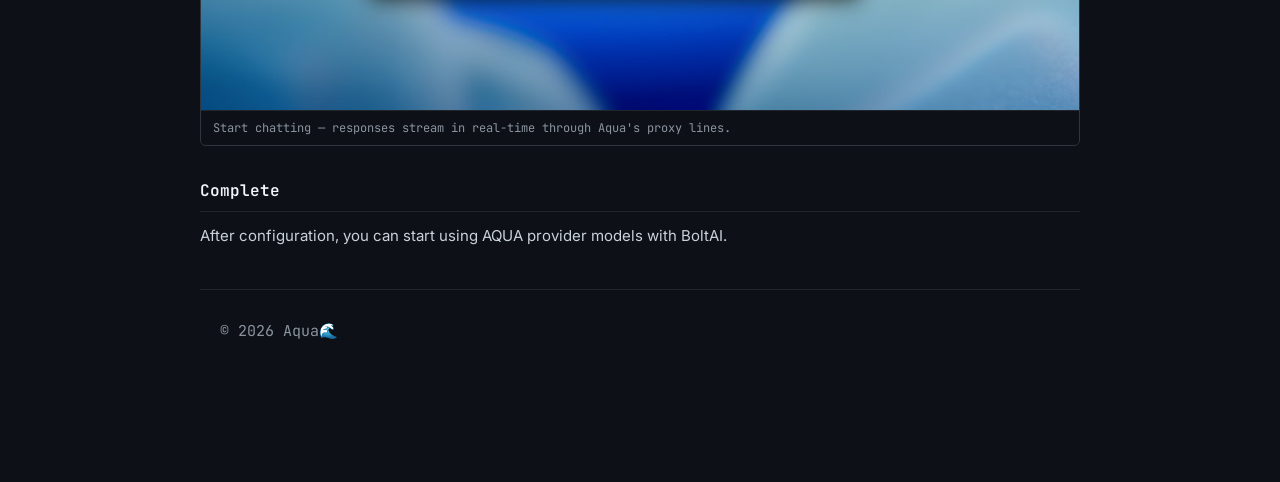
<file: guides/boltai.html>
<!DOCTYPE html>
<html lang="en">
<head>
  <meta charset="UTF-8">
  <meta name="viewport" content="width=device-width, initial-scale=1.0">
  <title>BoltAI Native Endpoint Configuration — Aqua API</title>
  <link rel="icon" href="../assets/aqua-logo.png" type="image/png">
  <link rel="preconnect" href="https://fonts.googleapis.com">
  <link rel="preconnect" href="https://fonts.gstatic.com" crossorigin>
  <link href="https://fonts.googleapis.com/css2?family=Inter:wght@400;500;600&family=JetBrains+Mono:wght@400;500&family=Space+Grotesk:wght@700&display=swap" rel="stylesheet">
  <style>
:root {
  --bg: #0d1117;
  --surface: #161b22;
  --border: #30363d;
  --border-muted: #21262d;
  --text: #c9d1d9;
  --text-muted: #8b949e;
  --text-bright: #f0f6fc;
  --accent: #58a6ff;
  --mono: 'JetBrains Mono', ui-monospace, 'SF Mono', Menlo, Consolas, monospace;
  --sans: 'Inter', system-ui, -apple-system, sans-serif;
  --max: 960px;
  --radius: 6px;
}

* {
  box-sizing: border-box;
  -webkit-font-smoothing: antialiased;
  -moz-osx-font-smoothing: grayscale;
}

html { scroll-behavior: smooth; }

body {
  margin: 0;
  min-height: 100vh;
  font-family: var(--sans);
  font-size: 15px;
  line-height: 1.6;
  color: var(--text);
  background: var(--bg);
}

::selection {
  background: rgba(88, 166, 255, 0.25);
  color: var(--text-bright);
}

a { color: var(--accent); }

.site-header {
  position: sticky;
  top: 0;
  z-index: 50;
  border-bottom: 1px solid var(--border);
  background: var(--bg);
}

.site-header__inner,
.site-main {
  max-width: var(--max);
  margin: 0 auto;
  padding: 0 1.25rem;
}

.site-header__inner {
  display: flex;
  align-items: center;
  justify-content: space-between;
  height: 3rem;
  gap: 1rem;
}

.site-logo {
  display: inline-flex;
  align-items: center;
  gap: 0.5rem;
  text-decoration: none;
}

.site-logo__mark {
  width: 1.75rem;
  height: 1.75rem;
  object-fit: contain;
  flex-shrink: 0;
  display: block;
}

.site-logo__text {
  font-family: 'Space Grotesk', var(--sans);
  font-weight: 700;
  font-size: 1.125rem;
  letter-spacing: -0.03em;
  color: var(--text-bright);
  line-height: 1;
  white-space: nowrap;
}

.site-main {
  padding: 2.5rem 1.25rem 3rem;
}

.hub-hero {
  margin-bottom: 2.5rem;
  padding-bottom: 1.5rem;
  border-bottom: 1px solid var(--border-muted);
}

.hub-hero__path {
  margin: 0 0 0.75rem;
  font-family: var(--mono);
  font-size: 0.75rem;
  color: var(--text-muted);
}

.hub-hero__path span { color: var(--accent); }

.hub-hero h1 {
  margin: 0 0 0.5rem;
  font-size: 1.5rem;
  font-weight: 600;
  letter-spacing: -0.02em;
  color: var(--text-bright);
}

.hub-hero p {
  margin: 0;
  max-width: 42rem;
  color: var(--text-muted);
  font-size: 0.9375rem;
}

.hub-hero code {
  font-family: var(--mono);
  font-size: 0.8125rem;
  color: var(--text);
  background: var(--surface);
  border: 1px solid var(--border);
  border-radius: 4px;
  padding: 0.1rem 0.4rem;
}

.category-block { margin-bottom: 2rem; }

.category-label {
  margin: 0 0 0.75rem;
  font-family: var(--mono);
  font-size: 0.6875rem;
  font-weight: 500;
  letter-spacing: 0.06em;
  text-transform: uppercase;
  color: var(--text-muted);
}

.integration-grid {
  display: grid;
  grid-template-columns: 1fr;
  gap: 0.5rem;
}

@media (min-width: 640px) {
  .integration-grid { grid-template-columns: repeat(2, 1fr); }
}

@media (min-width: 900px) {
  .integration-grid--three { grid-template-columns: repeat(3, 1fr); }
}

.hub-page .site-header {
  border-bottom: none;
}

.hub-page .site-header__inner {
  border-bottom: 1px solid var(--border);
}

.hub-page .site-header__inner,
.hub-page .site-main {
  max-width: none;
  width: 100%;
  padding-left: clamp(1.25rem, 4vw, 3rem);
  padding-right: clamp(1.25rem, 4vw, 3rem);
}

.hub-page .integration-grid,
.hub-page .integration-grid--three {
  grid-template-columns: repeat(auto-fill, minmax(280px, 1fr));
}

@media (min-width: 640px) {
  .hub-page .integration-grid,
  .hub-page .integration-grid--three {
    grid-template-columns: repeat(auto-fill, minmax(300px, 1fr));
  }
}

a.integration-card {
  display: block;
  text-decoration: none;
  color: inherit;
  background: var(--surface);
  border: 1px solid var(--border);
  border-radius: var(--radius);
  padding: 1rem 1.125rem;
  transition: border-color 0.15s ease, background 0.15s ease;
}

a.integration-card:hover {
  border-color: var(--text-muted);
  background: #1c2128;
}

a.integration-card:focus-visible {
  outline: 2px solid var(--accent);
  outline-offset: 2px;
}

.integration-card__row {
  display: flex;
  align-items: flex-start;
  justify-content: space-between;
  gap: 0.75rem;
  margin-bottom: 0.75rem;
}

.integration-card__icon {
  width: 2rem;
  height: 2rem;
  flex-shrink: 0;
  border-radius: 4px;
  overflow: hidden;
  border: 1px solid var(--border);
  background: var(--bg);
}

.integration-card__icon img {
  width: 100%;
  height: 100%;
  object-fit: contain;
  display: block;
}

.integration-card__icon--cover img { object-fit: cover; }

.integration-card__tag {
  font-family: var(--mono);
  font-size: 0.625rem;
  font-weight: 500;
  letter-spacing: 0.04em;
  text-transform: uppercase;
  color: var(--text-muted);
  border: 1px solid var(--border);
  border-radius: 4px;
  padding: 0.15rem 0.4rem;
  white-space: nowrap;
  flex-shrink: 0;
}

.integration-card h2 {
  margin: 0 0 0.25rem;
  font-size: 0.9375rem;
  font-weight: 600;
  color: var(--text-bright);
  letter-spacing: -0.01em;
}

.integration-card p {
  margin: 0;
  font-size: 0.8125rem;
  line-height: 1.5;
  color: var(--text-muted);
}

.integration-card__meta {
  margin-top: 0.35rem;
  font-family: var(--mono);
  font-size: 0.6875rem;
  color: var(--text-muted);
}

.integration-card__link {
  display: inline-block;
  margin-top: 0.75rem;
  font-family: var(--mono);
  font-size: 0.75rem;
  color: var(--text-muted);
  transition: color 0.15s ease;
}

a.integration-card:hover .integration-card__link { color: var(--accent); }

.hub-footer {
  margin-top: 2rem;
  padding-top: 1.5rem;
  border-top: 1px solid var(--border-muted);
  font-family: var(--mono);
  font-size: 0.75rem;
  color: var(--text-muted);
}

.hub-footer a {
  color: var(--accent);
  text-decoration: none;
}

.hub-footer a:hover { text-decoration: underline; }

body.guide-page { background: var(--bg); }

.live-model-id-primary,
.live-model-id-secondary,
.live-model-id-tertiary,
.live-model-id-random {
  font-family: inherit;
}

.live-model-id-primary[data-state="loading"],
.live-model-id-secondary[data-state="loading"],
.live-model-id-tertiary[data-state="loading"],
.live-model-id-random[data-state="loading"] {
  color: var(--text-muted);
  cursor: default;
  user-select: none;
}

.live-model-id-primary[data-state="live"],
.live-model-id-secondary[data-state="live"],
.live-model-id-tertiary[data-state="live"],
.live-model-id-random[data-state="live"],
.live-model-id-primary[data-state="fallback"],
.live-model-id-secondary[data-state="fallback"],
.live-model-id-tertiary[data-state="fallback"],
.live-model-id-random[data-state="fallback"] {
  color: var(--accent);
}

.live-model-chip {
  display: inline-flex;
  align-items: center;
  gap: 0.15rem;
  vertical-align: baseline;
}

.live-model-chip .copy-icon-btn {
  width: 1.125rem;
  height: 1.125rem;
}

.models-list__row {
  display: flex;
  align-items: center;
  gap: 0.35rem;
  min-width: 0;
}

.copy-icon-btn {
  display: inline-flex;
  align-items: center;
  justify-content: center;
  width: 1.5rem;
  height: 1.5rem;
  padding: 0;
  flex-shrink: 0;
  color: var(--text-muted);
  background: transparent;
  border: 1px solid transparent;
  border-radius: 4px;
  cursor: pointer;
  vertical-align: middle;
  transition: color 0.15s ease, border-color 0.15s ease, background 0.15s ease;
}

.copy-icon-btn:hover {
  color: var(--text-bright);
  background: var(--surface);
  border-color: var(--border);
}

.copy-icon-btn.copied {
  color: #3fb950;
  border-color: #3fb950;
}

.copy-icon-btn svg {
  width: 0.875rem;
  height: 0.875rem;
  display: block;
  pointer-events: none;
}




.guide-back-btn {
  display: inline-flex;
  align-items: center;
  gap: 0.4rem;
  margin-bottom: 1.25rem;
  font-family: var(--mono);
  font-size: 0.8125rem;
  color: var(--text-muted);
  text-decoration: none;
  transition: color 0.15s ease;
}

.guide-back-btn:hover { color: var(--text); }

.guide-back-btn svg {
  width: 1rem;
  height: 1rem;
  flex-shrink: 0;
}

.guide-hero__title {
  display: flex;
  align-items: center;
  gap: 0.75rem;
}

.guide-hero__title h1 {
  margin: 0;
  font-size: 1.5rem;
  font-weight: 600;
  letter-spacing: -0.02em;
  color: var(--text-bright);
}

.guide-hero__icon {
  width: 2rem;
  height: 2rem;
  flex-shrink: 0;
  border-radius: 4px;
  border: 1px solid var(--border);
  background: var(--bg);
  object-fit: contain;
}

.guide-hero__icon--cover { object-fit: cover; }

.doc-guide {
  max-width: var(--max);
  margin: 0 auto;
  padding: 0 1.25rem 2.5rem;
  color: var(--text);
  line-height: 1.65;
}

.doc-guide h2 {
  margin: 2rem 0 0.75rem;
  padding-bottom: 0.4rem;
  font-size: 1rem;
  font-weight: 600;
  color: var(--text-bright);
  border-bottom: 1px solid var(--border-muted);
  font-family: var(--mono);
}

.doc-guide h3 {
  margin: 1.25rem 0 0.5rem;
  font-size: 0.875rem;
  font-weight: 600;
  color: var(--text);
  font-family: var(--mono);
}

.doc-guide p {
  margin: 0.6rem 0;
  font-size: 0.9375rem;
}

.doc-guide strong {
  color: var(--text-bright);
  font-weight: 600;
}

.doc-guide a {
  color: var(--accent);
  text-decoration: none;
}

.doc-guide a:hover { text-decoration: underline; }

.doc-guide kbd {
  display: inline-flex;
  align-items: center;
  padding: 0.1rem 0.35rem;
  font-family: var(--mono);
  font-size: 0.75rem;
  color: var(--text);
  background: var(--surface);
  border: 1px solid var(--border);
  border-radius: 4px;
}

.doc-guide code.inline {
  font-family: var(--mono);
  font-size: 0.85em;
  color: var(--text);
  background: var(--surface);
  border: 1px solid var(--border);
  border-radius: 4px;
  padding: 0.1rem 0.35rem;
}

.doc-guide pre {
  background: var(--surface);
  border: 1px solid var(--border);
  border-radius: var(--radius);
  padding: 0.875rem 1rem;
  overflow-x: auto;
  margin: 0.6rem 0 1rem;
}

.doc-guide pre code {
  font-family: var(--mono);
  font-size: 0.8125rem;
  color: var(--text);
  white-space: pre;
  display: block;
  line-height: 1.55;
}

.doc-guide .kw { color: #ff7b72; }
.doc-guide .flag { color: #79c0ff; }
.doc-guide .comment { color: var(--text-muted); }
.doc-guide .val { color: #79c0ff; }

.doc-guide .code-wrapper {
  position: relative;
  margin: 0.6rem 0 1rem;
}

.doc-guide .code-wrapper pre {
  margin: 0;
  padding-right: 5rem;
}

.doc-guide .copy-button {
  position: absolute;
  top: 0.4rem;
  right: 0.4rem;
  background: var(--bg);
  border: 1px solid var(--border);
}


.doc-guide .info {
  background: var(--surface);
  border: 1px solid var(--border);
  border-left: 3px solid var(--accent);
  padding: 0.875rem 1rem;
  margin: 1.5rem 0 1rem;
  border-radius: var(--radius);
}

.doc-guide .info p {
  margin: 0;
  font-size: 0.875rem;
}

.doc-guide .guide-figure {
  margin: 1rem 0 1.25rem;
  border: 1px solid var(--border);
  border-radius: var(--radius);
  overflow: hidden;
  background: var(--surface);
}

.doc-guide .guide-figure img {
  width: 100%;
  height: auto;
  display: block;
}

.doc-guide .guide-figure figcaption {
  padding: 0.5rem 0.75rem;
  font-family: var(--mono);
  font-size: 0.75rem;
  color: var(--text-muted);
  border-top: 1px solid var(--border-muted);
  background: var(--bg);
  line-height: 1.5;
}

.doc-guide footer {
  margin-top: 2.5rem;
  padding-top: 1.25rem;
  border-top: 1px solid var(--border-muted);
}

.site-footer {
  max-width: var(--max);
  margin: 0 auto;
  padding: 1.25rem 1.25rem 2.5rem;
}

.site-footer__copy {
  margin: 0;
  font-family: var(--mono);
  font-size: 0.75rem;
  color: var(--text-muted);
}

@media (max-width: 640px) {
  .guide-hero__title h1 { font-size: 1.2rem; }
}

  </style>
</head>
<body class="guide-page">

  <header class="site-header">
    <div class="site-header__inner">
      <a href="../" class="site-logo" aria-label="Aqua API">
        <img src="../assets/aqua-logo.png" alt="" class="site-logo__mark" width="28" height="28" aria-hidden="true" />
        <span class="site-logo__text">Aqua API</span>
      </a>
    </div>
  </header>

  <main class="site-main">
    <a href="../" class="guide-back-btn" aria-label="Back to integrations">
      <svg fill="none" viewBox="0 0 24 24" stroke="currentColor" stroke-width="2" aria-hidden="true">
        <path stroke-linecap="round" stroke-linejoin="round" d="M10.5 19.5L3 12m0 0l7.5-7.5M3 12h18"/>
      </svg>
      <span>../integrations</span>
    </a>

    <section class="hub-hero">
      <p class="hub-hero__path"><span>~/</span>integrations/<span>boltai</span></p>
      <div class="guide-hero__title">
        <img src="../assets/boltai-logo.png" alt="BoltAI" class="guide-hero__icon guide-hero__icon--cover" width="32" height="32" />
        <h1>BoltAI Native Endpoint Configuration</h1>
      </div>
</section>

    <article class="doc-guide">
      <div class="content">
<h2>Installation Steps</h2>

          <h3>1. Open BoltAI Settings</h3>
          <p>Open BoltAI on your machine and press the standard macOS shortcut <kbd>Cmd</kbd> + <kbd>,</kbd> to trigger the main Settings sheet.</p>
          <figure class="guide-figure">
            <img src="../assets/boltai-step1-welcome.png" alt="BoltAI welcome screen with Get Started button" loading="lazy" />
            <figcaption>Launch BoltAI and click <strong>Get Started</strong>. You can also open Settings anytime with <kbd>Cmd</kbd> + <kbd>,</kbd>.</figcaption>
          </figure>

          <h3>2. Add an OpenAI-Compatible Provider</h3>
          <p>Select the <strong>Models</strong> (or <strong>Providers</strong>) tab from the header menu, click the <strong>+ (Add)</strong> icon, and select <strong>OpenAI-compatible Server</strong> from the dropdown selection list.</p>
          <figure class="guide-figure">
            <img src="../assets/boltai-step2-connect-provider.png" alt="BoltAI Connect a Provider screen with Other provider selected" loading="lazy" />
            <figcaption>On first setup, choose <strong>Other provider...</strong> from the Connect a Provider grid.</figcaption>
          </figure>
          <figure class="guide-figure">
            <img src="../assets/boltai-step3-select-provider.png" alt="BoltAI Select Provider grid with Custom highlighted" loading="lazy" />
            <figcaption>Then select <strong>Custom</strong> from the provider list to add an OpenAI-compatible server.</figcaption>
          </figure>

          <h3>3. Set Friendly Name &amp; Base URL</h3>
          <p>Change the service descriptor name to <strong>Aqua Devs</strong> and input the Base URL target precisely as:</p>
          <div class="code-wrapper">
            <pre><code id="boltai-base-url"><span class="comment">Base URL:</span>  <span class="val">https://api.aquadevs.com/v1</span>
<span class="comment">Friendly Name:</span>  <span class="val">Aqua Devs</span></code></pre>
            <button type="button" class="copy-button" onclick="copyFromEl('boltai-base-url', this)">Copy</button>
          </div>

          <h3>4. Enter Your API Key</h3>
          <p>Paste your private secret token from your <a href="https://aquadevs.com/dashboard" target="_blank" rel="noopener noreferrer">account dashboard</a> directly into the <strong>API Key</strong> text input box.</p>
          <figure class="guide-figure">
            <img src="../assets/boltai-step4-api-config.png" alt="BoltAI API Configuration with Aqua Devs name, API key, and Base URL filled in" loading="lazy" />
            <figcaption>Set <strong>Friendly Name</strong> to <strong>Aqua Devs</strong>, paste your API key, and confirm the <strong>Base URL</strong>.</figcaption>
          </figure>

          <h3>5. Register Model Slugs</h3>
          <p>Manually register your target model tier slugs (e.g. <code class="inline"><span class="live-model-id-primary" data-state="loading">loading…</span></code>, <code class="inline"><span class="live-model-id-secondary" data-state="loading">loading…</span></code>, or <code class="inline"><span class="live-model-id-tertiary" data-state="loading">loading…</span></code>) along with your preferred context token caps.</p>
          <figure class="guide-figure">
            <img src="../assets/boltai-step5-select-models.png" alt="BoltAI Select Models screen with Aqua model slugs checked" loading="lazy" />
            <figcaption>Select your target slugs from the list, or use <strong>Add Models Manually</strong> for custom identifiers.</figcaption>
          </figure>

          <h3>6. Enable Streaming &amp; Set Defaults</h3>
          <p>Ensure <strong>Streaming</strong> is toggled <strong>ON</strong> so your tokens render in real-time, click <strong>Save Changes</strong>, and set your new Aqua models as the default workspace assistants.</p>
          <figure class="guide-figure">
            <img src="../assets/boltai-step6-model-picker.png" alt="BoltAI chat workspace with Aqua Devs provider and opus-4.8 model selected" loading="lazy" />
            <figcaption>Pick your Aqua-backed model from the toolbar picker and set <strong>Aqua Devs</strong> as your default provider.</figcaption>
          </figure>
          <figure class="guide-figure">
            <img src="../assets/boltai-step7-chat.png" alt="BoltAI active chat session using an Aqua model" loading="lazy" />
            <figcaption>Start chatting — responses stream in real-time through Aqua's proxy lines.</figcaption>
          </figure>

          <h2>Complete</h2>
          <p>After configuration, you can start using AQUA provider models with BoltAI.</p>
      </div>
      <footer class="site-footer">
        <p class="site-footer__copy">© 2026 Aqua🌊</p>
      </footer>
    </article>
  </main>
  <script src="../assets/copy.js"></script>
  <script src="../assets/models.js"></script>
</body>
</html>
</file>
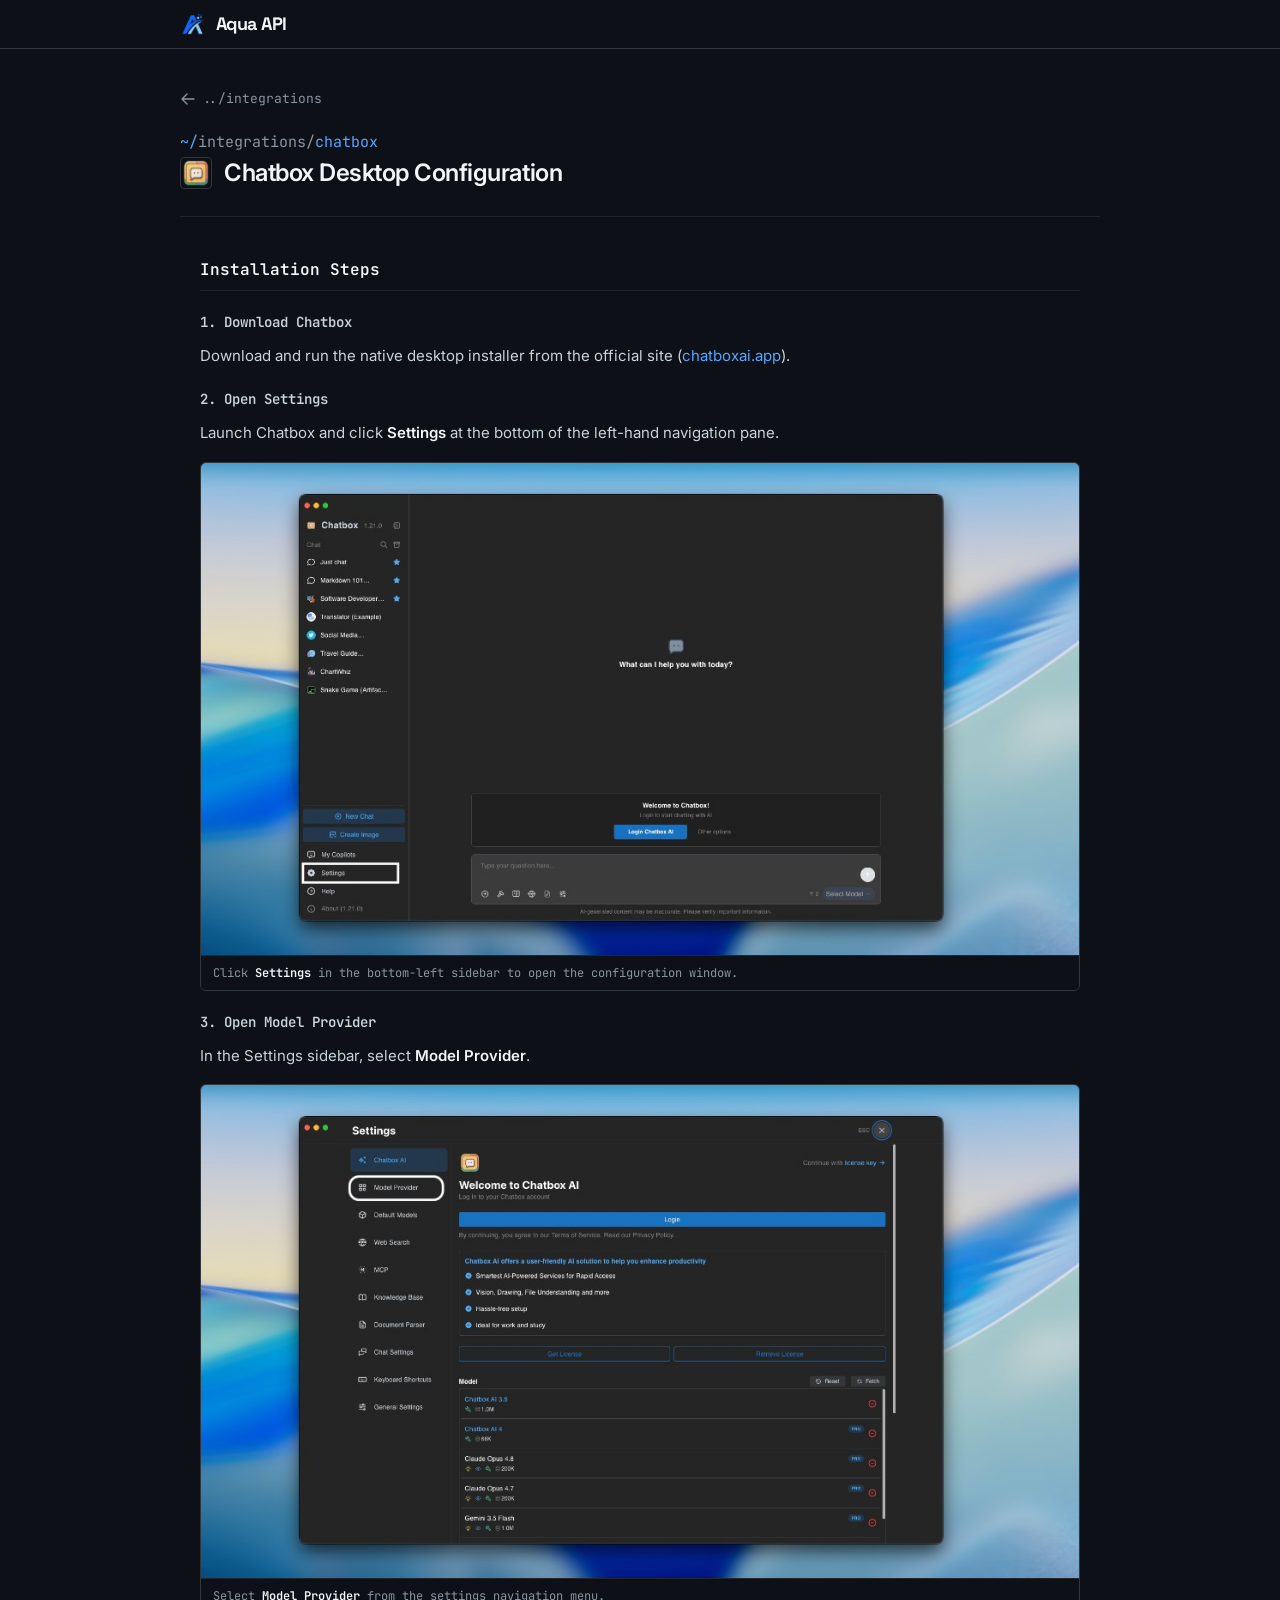
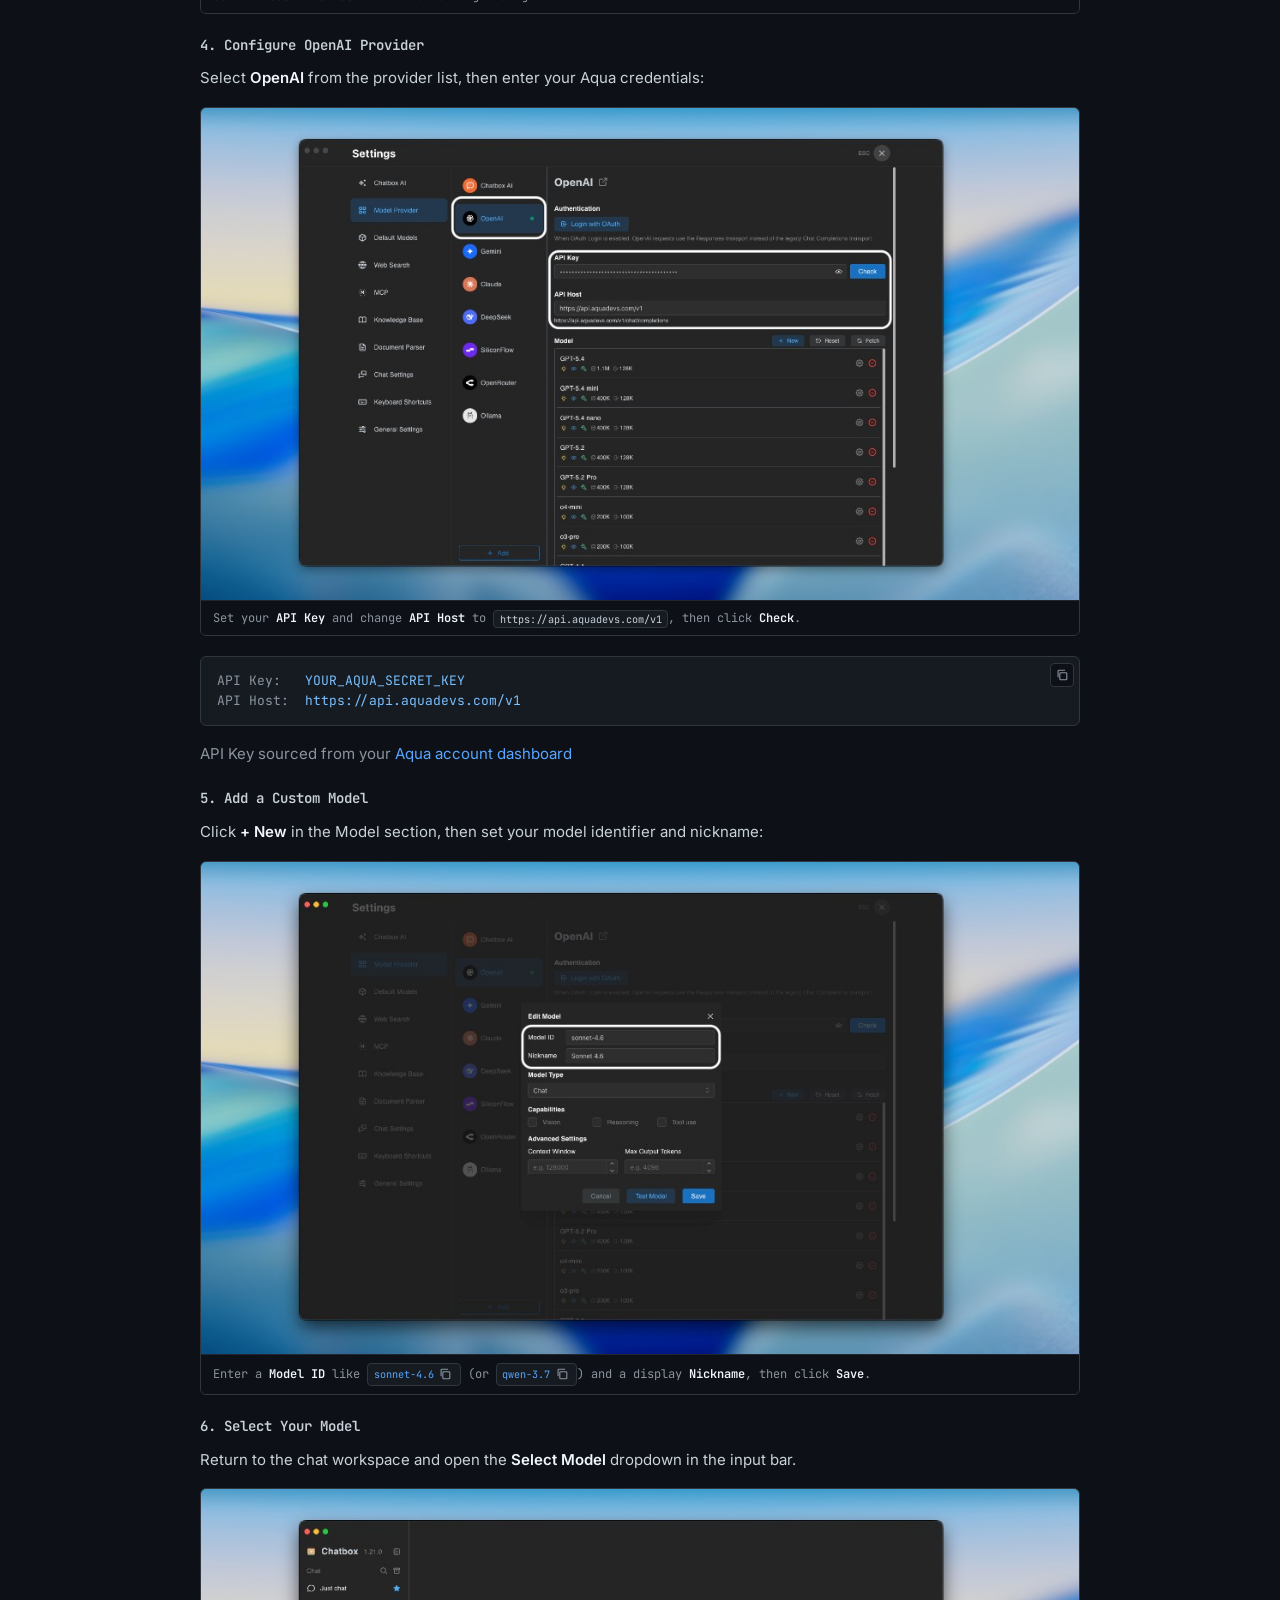
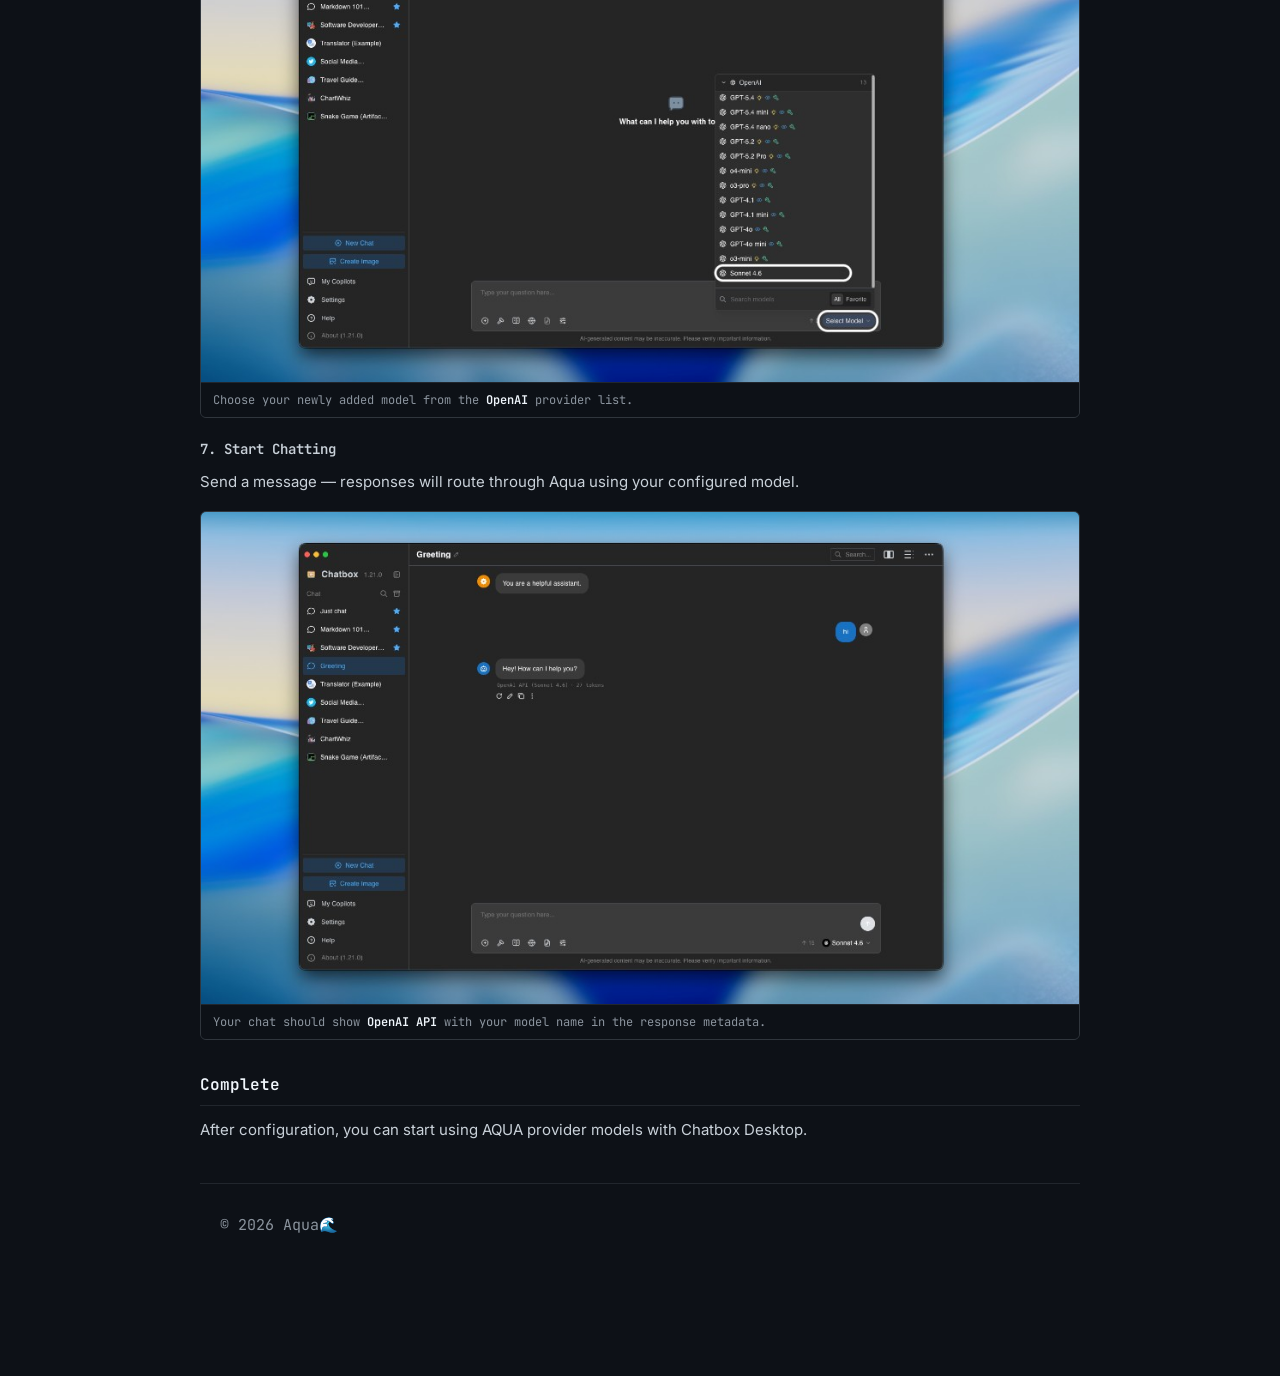
<file: guides/chatbox.html>
<!DOCTYPE html>
<html lang="en">
<head>
  <meta charset="UTF-8">
  <meta name="viewport" content="width=device-width, initial-scale=1.0">
  <title>Chatbox Desktop Configuration — Aqua API</title>
  <link rel="icon" href="../assets/aqua-logo.png" type="image/png">
  <link rel="preconnect" href="https://fonts.googleapis.com">
  <link rel="preconnect" href="https://fonts.gstatic.com" crossorigin>
  <link href="https://fonts.googleapis.com/css2?family=Inter:wght@400;500;600&family=JetBrains+Mono:wght@400;500&family=Space+Grotesk:wght@700&display=swap" rel="stylesheet">
  <style>
:root {
  --bg: #0d1117;
  --surface: #161b22;
  --border: #30363d;
  --border-muted: #21262d;
  --text: #c9d1d9;
  --text-muted: #8b949e;
  --text-bright: #f0f6fc;
  --accent: #58a6ff;
  --mono: 'JetBrains Mono', ui-monospace, 'SF Mono', Menlo, Consolas, monospace;
  --sans: 'Inter', system-ui, -apple-system, sans-serif;
  --max: 960px;
  --radius: 6px;
}

* {
  box-sizing: border-box;
  -webkit-font-smoothing: antialiased;
  -moz-osx-font-smoothing: grayscale;
}

html { scroll-behavior: smooth; }

body {
  margin: 0;
  min-height: 100vh;
  font-family: var(--sans);
  font-size: 15px;
  line-height: 1.6;
  color: var(--text);
  background: var(--bg);
}

::selection {
  background: rgba(88, 166, 255, 0.25);
  color: var(--text-bright);
}

a { color: var(--accent); }

.site-header {
  position: sticky;
  top: 0;
  z-index: 50;
  border-bottom: 1px solid var(--border);
  background: var(--bg);
}

.site-header__inner,
.site-main {
  max-width: var(--max);
  margin: 0 auto;
  padding: 0 1.25rem;
}

.site-header__inner {
  display: flex;
  align-items: center;
  justify-content: space-between;
  height: 3rem;
  gap: 1rem;
}

.site-logo {
  display: inline-flex;
  align-items: center;
  gap: 0.5rem;
  text-decoration: none;
}

.site-logo__mark {
  width: 1.75rem;
  height: 1.75rem;
  object-fit: contain;
  flex-shrink: 0;
  display: block;
}

.site-logo__text {
  font-family: 'Space Grotesk', var(--sans);
  font-weight: 700;
  font-size: 1.125rem;
  letter-spacing: -0.03em;
  color: var(--text-bright);
  line-height: 1;
  white-space: nowrap;
}

.site-main {
  padding: 2.5rem 1.25rem 3rem;
}

.hub-hero {
  margin-bottom: 2.5rem;
  padding-bottom: 1.5rem;
  border-bottom: 1px solid var(--border-muted);
}

.hub-hero__path {
  margin: 0 0 0.75rem;
  font-family: var(--mono);
  font-size: 0.75rem;
  color: var(--text-muted);
}

.hub-hero__path span { color: var(--accent); }

.hub-hero h1 {
  margin: 0 0 0.5rem;
  font-size: 1.5rem;
  font-weight: 600;
  letter-spacing: -0.02em;
  color: var(--text-bright);
}

.hub-hero p {
  margin: 0;
  max-width: 42rem;
  color: var(--text-muted);
  font-size: 0.9375rem;
}

.hub-hero code {
  font-family: var(--mono);
  font-size: 0.8125rem;
  color: var(--text);
  background: var(--surface);
  border: 1px solid var(--border);
  border-radius: 4px;
  padding: 0.1rem 0.4rem;
}

.category-block { margin-bottom: 2rem; }

.category-label {
  margin: 0 0 0.75rem;
  font-family: var(--mono);
  font-size: 0.6875rem;
  font-weight: 500;
  letter-spacing: 0.06em;
  text-transform: uppercase;
  color: var(--text-muted);
}

.integration-grid {
  display: grid;
  grid-template-columns: 1fr;
  gap: 0.5rem;
}

@media (min-width: 640px) {
  .integration-grid { grid-template-columns: repeat(2, 1fr); }
}

@media (min-width: 900px) {
  .integration-grid--three { grid-template-columns: repeat(3, 1fr); }
}

.hub-page .site-header {
  border-bottom: none;
}

.hub-page .site-header__inner {
  border-bottom: 1px solid var(--border);
}

.hub-page .site-header__inner,
.hub-page .site-main {
  max-width: none;
  width: 100%;
  padding-left: clamp(1.25rem, 4vw, 3rem);
  padding-right: clamp(1.25rem, 4vw, 3rem);
}

.hub-page .integration-grid,
.hub-page .integration-grid--three {
  grid-template-columns: repeat(auto-fill, minmax(280px, 1fr));
}

@media (min-width: 640px) {
  .hub-page .integration-grid,
  .hub-page .integration-grid--three {
    grid-template-columns: repeat(auto-fill, minmax(300px, 1fr));
  }
}

a.integration-card {
  display: block;
  text-decoration: none;
  color: inherit;
  background: var(--surface);
  border: 1px solid var(--border);
  border-radius: var(--radius);
  padding: 1rem 1.125rem;
  transition: border-color 0.15s ease, background 0.15s ease;
}

a.integration-card:hover {
  border-color: var(--text-muted);
  background: #1c2128;
}

a.integration-card:focus-visible {
  outline: 2px solid var(--accent);
  outline-offset: 2px;
}

.integration-card__row {
  display: flex;
  align-items: flex-start;
  justify-content: space-between;
  gap: 0.75rem;
  margin-bottom: 0.75rem;
}

.integration-card__icon {
  width: 2rem;
  height: 2rem;
  flex-shrink: 0;
  border-radius: 4px;
  overflow: hidden;
  border: 1px solid var(--border);
  background: var(--bg);
}

.integration-card__icon img {
  width: 100%;
  height: 100%;
  object-fit: contain;
  display: block;
}

.integration-card__icon--cover img { object-fit: cover; }

.integration-card__tag {
  font-family: var(--mono);
  font-size: 0.625rem;
  font-weight: 500;
  letter-spacing: 0.04em;
  text-transform: uppercase;
  color: var(--text-muted);
  border: 1px solid var(--border);
  border-radius: 4px;
  padding: 0.15rem 0.4rem;
  white-space: nowrap;
  flex-shrink: 0;
}

.integration-card h2 {
  margin: 0 0 0.25rem;
  font-size: 0.9375rem;
  font-weight: 600;
  color: var(--text-bright);
  letter-spacing: -0.01em;
}

.integration-card p {
  margin: 0;
  font-size: 0.8125rem;
  line-height: 1.5;
  color: var(--text-muted);
}

.integration-card__meta {
  margin-top: 0.35rem;
  font-family: var(--mono);
  font-size: 0.6875rem;
  color: var(--text-muted);
}

.integration-card__link {
  display: inline-block;
  margin-top: 0.75rem;
  font-family: var(--mono);
  font-size: 0.75rem;
  color: var(--text-muted);
  transition: color 0.15s ease;
}

a.integration-card:hover .integration-card__link { color: var(--accent); }

.hub-footer {
  margin-top: 2rem;
  padding-top: 1.5rem;
  border-top: 1px solid var(--border-muted);
  font-family: var(--mono);
  font-size: 0.75rem;
  color: var(--text-muted);
}

.hub-footer a {
  color: var(--accent);
  text-decoration: none;
}

.hub-footer a:hover { text-decoration: underline; }

body.guide-page { background: var(--bg); }

.live-model-id-primary,
.live-model-id-secondary,
.live-model-id-tertiary,
.live-model-id-random {
  font-family: inherit;
}

.live-model-id-primary[data-state="loading"],
.live-model-id-secondary[data-state="loading"],
.live-model-id-tertiary[data-state="loading"],
.live-model-id-random[data-state="loading"] {
  color: var(--text-muted);
  cursor: default;
  user-select: none;
}

.live-model-id-primary[data-state="live"],
.live-model-id-secondary[data-state="live"],
.live-model-id-tertiary[data-state="live"],
.live-model-id-random[data-state="live"],
.live-model-id-primary[data-state="fallback"],
.live-model-id-secondary[data-state="fallback"],
.live-model-id-tertiary[data-state="fallback"],
.live-model-id-random[data-state="fallback"] {
  color: var(--accent);
}

.live-model-chip {
  display: inline-flex;
  align-items: center;
  gap: 0.15rem;
  vertical-align: baseline;
}

.live-model-chip .copy-icon-btn {
  width: 1.125rem;
  height: 1.125rem;
}

.models-list__row {
  display: flex;
  align-items: center;
  gap: 0.35rem;
  min-width: 0;
}

.copy-icon-btn {
  display: inline-flex;
  align-items: center;
  justify-content: center;
  width: 1.5rem;
  height: 1.5rem;
  padding: 0;
  flex-shrink: 0;
  color: var(--text-muted);
  background: transparent;
  border: 1px solid transparent;
  border-radius: 4px;
  cursor: pointer;
  vertical-align: middle;
  transition: color 0.15s ease, border-color 0.15s ease, background 0.15s ease;
}

.copy-icon-btn:hover {
  color: var(--text-bright);
  background: var(--surface);
  border-color: var(--border);
}

.copy-icon-btn.copied {
  color: #3fb950;
  border-color: #3fb950;
}

.copy-icon-btn svg {
  width: 0.875rem;
  height: 0.875rem;
  display: block;
  pointer-events: none;
}




.guide-back-btn {
  display: inline-flex;
  align-items: center;
  gap: 0.4rem;
  margin-bottom: 1.25rem;
  font-family: var(--mono);
  font-size: 0.8125rem;
  color: var(--text-muted);
  text-decoration: none;
  transition: color 0.15s ease;
}

.guide-back-btn:hover { color: var(--text); }

.guide-back-btn svg {
  width: 1rem;
  height: 1rem;
  flex-shrink: 0;
}

.guide-hero__title {
  display: flex;
  align-items: center;
  gap: 0.75rem;
}

.guide-hero__title h1 {
  margin: 0;
  font-size: 1.5rem;
  font-weight: 600;
  letter-spacing: -0.02em;
  color: var(--text-bright);
}

.guide-hero__icon {
  width: 2rem;
  height: 2rem;
  flex-shrink: 0;
  border-radius: 4px;
  border: 1px solid var(--border);
  background: var(--bg);
  object-fit: contain;
}

.guide-hero__icon--cover { object-fit: cover; }

.doc-guide {
  max-width: var(--max);
  margin: 0 auto;
  padding: 0 1.25rem 2.5rem;
  color: var(--text);
  line-height: 1.65;
}

.doc-guide h2 {
  margin: 2rem 0 0.75rem;
  padding-bottom: 0.4rem;
  font-size: 1rem;
  font-weight: 600;
  color: var(--text-bright);
  border-bottom: 1px solid var(--border-muted);
  font-family: var(--mono);
}

.doc-guide h3 {
  margin: 1.25rem 0 0.5rem;
  font-size: 0.875rem;
  font-weight: 600;
  color: var(--text);
  font-family: var(--mono);
}

.doc-guide p {
  margin: 0.6rem 0;
  font-size: 0.9375rem;
}

.doc-guide strong {
  color: var(--text-bright);
  font-weight: 600;
}

.doc-guide a {
  color: var(--accent);
  text-decoration: none;
}

.doc-guide a:hover { text-decoration: underline; }

.doc-guide kbd {
  display: inline-flex;
  align-items: center;
  padding: 0.1rem 0.35rem;
  font-family: var(--mono);
  font-size: 0.75rem;
  color: var(--text);
  background: var(--surface);
  border: 1px solid var(--border);
  border-radius: 4px;
}

.doc-guide code.inline {
  font-family: var(--mono);
  font-size: 0.85em;
  color: var(--text);
  background: var(--surface);
  border: 1px solid var(--border);
  border-radius: 4px;
  padding: 0.1rem 0.35rem;
}

.doc-guide pre {
  background: var(--surface);
  border: 1px solid var(--border);
  border-radius: var(--radius);
  padding: 0.875rem 1rem;
  overflow-x: auto;
  margin: 0.6rem 0 1rem;
}

.doc-guide pre code {
  font-family: var(--mono);
  font-size: 0.8125rem;
  color: var(--text);
  white-space: pre;
  display: block;
  line-height: 1.55;
}

.doc-guide .kw { color: #ff7b72; }
.doc-guide .flag { color: #79c0ff; }
.doc-guide .comment { color: var(--text-muted); }
.doc-guide .val { color: #79c0ff; }

.doc-guide .code-wrapper {
  position: relative;
  margin: 0.6rem 0 1rem;
}

.doc-guide .code-wrapper pre {
  margin: 0;
  padding-right: 5rem;
}

.doc-guide .copy-button {
  position: absolute;
  top: 0.4rem;
  right: 0.4rem;
  background: var(--bg);
  border: 1px solid var(--border);
}


.doc-guide .info {
  background: var(--surface);
  border: 1px solid var(--border);
  border-left: 3px solid var(--accent);
  padding: 0.875rem 1rem;
  margin: 1.5rem 0 1rem;
  border-radius: var(--radius);
}

.doc-guide .info p {
  margin: 0;
  font-size: 0.875rem;
}

.doc-guide .guide-figure {
  margin: 1rem 0 1.25rem;
  border: 1px solid var(--border);
  border-radius: var(--radius);
  overflow: hidden;
  background: var(--surface);
}

.doc-guide .guide-figure img {
  width: 100%;
  height: auto;
  display: block;
}

.doc-guide .guide-figure figcaption {
  padding: 0.5rem 0.75rem;
  font-family: var(--mono);
  font-size: 0.75rem;
  color: var(--text-muted);
  border-top: 1px solid var(--border-muted);
  background: var(--bg);
  line-height: 1.5;
}

.doc-guide footer {
  margin-top: 2.5rem;
  padding-top: 1.25rem;
  border-top: 1px solid var(--border-muted);
}

.site-footer {
  max-width: var(--max);
  margin: 0 auto;
  padding: 1.25rem 1.25rem 2.5rem;
}

.site-footer__copy {
  margin: 0;
  font-family: var(--mono);
  font-size: 0.75rem;
  color: var(--text-muted);
}

@media (max-width: 640px) {
  .guide-hero__title h1 { font-size: 1.2rem; }
}

  </style>
</head>
<body class="guide-page">

  <header class="site-header">
    <div class="site-header__inner">
      <a href="../" class="site-logo" aria-label="Aqua API">
        <img src="../assets/aqua-logo.png" alt="" class="site-logo__mark" width="28" height="28" aria-hidden="true" />
        <span class="site-logo__text">Aqua API</span>
      </a>
    </div>
  </header>

  <main class="site-main">
    <a href="../" class="guide-back-btn" aria-label="Back to integrations">
      <svg fill="none" viewBox="0 0 24 24" stroke="currentColor" stroke-width="2" aria-hidden="true">
        <path stroke-linecap="round" stroke-linejoin="round" d="M10.5 19.5L3 12m0 0l7.5-7.5M3 12h18"/>
      </svg>
      <span>../integrations</span>
    </a>

    <section class="hub-hero">
      <p class="hub-hero__path"><span>~/</span>integrations/<span>chatbox</span></p>
      <div class="guide-hero__title">
        <img src="../assets/chatbox-logo.png" alt="Chatbox" class="guide-hero__icon" width="32" height="32" />
        <h1>Chatbox Desktop Configuration</h1>
      </div>
</section>

    <article class="doc-guide">
      <div class="content">
<h2>Installation Steps</h2>

          <h3>1. Download Chatbox</h3>
          <p>Download and run the native desktop installer from the official site (<a href="https://chatboxai.app" target="_blank" rel="noopener noreferrer">chatboxai.app</a>).</p>

          <h3>2. Open Settings</h3>
          <p>Launch Chatbox and click <strong>Settings</strong> at the bottom of the left-hand navigation pane.</p>
          <figure class="guide-figure">
            <img src="../assets/chatbox-step1-settings.png" alt="Chatbox sidebar with the Settings menu item highlighted at the bottom" loading="lazy" />
            <figcaption>Click <strong>Settings</strong> in the bottom-left sidebar to open the configuration window.</figcaption>
          </figure>

          <h3>3. Open Model Provider</h3>
          <p>In the Settings sidebar, select <strong>Model Provider</strong>.</p>
          <figure class="guide-figure">
            <img src="../assets/chatbox-step2-model-provider.png" alt="Chatbox Settings window with Model Provider selected in the sidebar" loading="lazy" />
            <figcaption>Select <strong>Model Provider</strong> from the settings navigation menu.</figcaption>
          </figure>

          <h3>4. Configure OpenAI Provider</h3>
          <p>Select <strong>OpenAI</strong> from the provider list, then enter your Aqua credentials:</p>
          <figure class="guide-figure">
            <img src="../assets/chatbox-step3-openai-config.png" alt="Chatbox OpenAI provider settings with API Key and API Host fields filled in" loading="lazy" />
            <figcaption>Set your <strong>API Key</strong> and change <strong>API Host</strong> to <code class="inline">https://api.aquadevs.com/v1</code>, then click <strong>Check</strong>.</figcaption>
          </figure>
          <div class="code-wrapper">
            <pre><code id="chatbox-config"><span class="comment">API Key:</span>   <span class="val">YOUR_AQUA_SECRET_KEY</span>
<span class="comment">API Host:</span>  <span class="val">https://api.aquadevs.com/v1</span></code></pre>
            <button type="button" class="copy-button" onclick="copyFromEl('chatbox-config', this)">Copy</button>
          </div>
          <p class="comment">API Key sourced from your <a href="https://aquadevs.com/dashboard" target="_blank" rel="noopener noreferrer">Aqua account dashboard</a></p>

          <h3>5. Add a Custom Model</h3>
          <p>Click <strong>+ New</strong> in the Model section, then set your model identifier and nickname:</p>
          <figure class="guide-figure">
            <img src="../assets/chatbox-step4-edit-model.png" alt="Chatbox Edit Model dialog with Model ID and Nickname fields filled in" loading="lazy" />
            <figcaption>Enter a <strong>Model ID</strong> like <code class="inline"><span class="live-model-id-primary" data-state="loading">loading…</span></code> (or <code class="inline"><span class="live-model-id-tertiary" data-state="loading">loading…</span></code>) and a display <strong>Nickname</strong>, then click <strong>Save</strong>.</figcaption>
          </figure>

          <h3>6. Select Your Model</h3>
          <p>Return to the chat workspace and open the <strong>Select Model</strong> dropdown in the input bar.</p>
          <figure class="guide-figure">
            <img src="../assets/chatbox-step5-select-model.png" alt="Chatbox chat input with the Select Model dropdown open showing Sonnet 4.6" loading="lazy" />
            <figcaption>Choose your newly added model from the <strong>OpenAI</strong> provider list.</figcaption>
          </figure>

          <h3>7. Start Chatting</h3>
          <p>Send a message — responses will route through Aqua using your configured model.</p>
          <figure class="guide-figure">
            <img src="../assets/chatbox-step6-chat.png" alt="Chatbox conversation showing a successful reply via OpenAI API with Sonnet model" loading="lazy" />
            <figcaption>Your chat should show <strong>OpenAI API</strong> with your model name in the response metadata.</figcaption>
          </figure>

          <h2>Complete</h2>
          <p>After configuration, you can start using AQUA provider models with Chatbox Desktop.</p>
      </div>
      <footer class="site-footer">
        <p class="site-footer__copy">© 2026 Aqua🌊</p>
      </footer>
    </article>
  </main>
  <script src="../assets/copy.js"></script>
  <script src="../assets/models.js"></script>
</body>
</html>
</file>
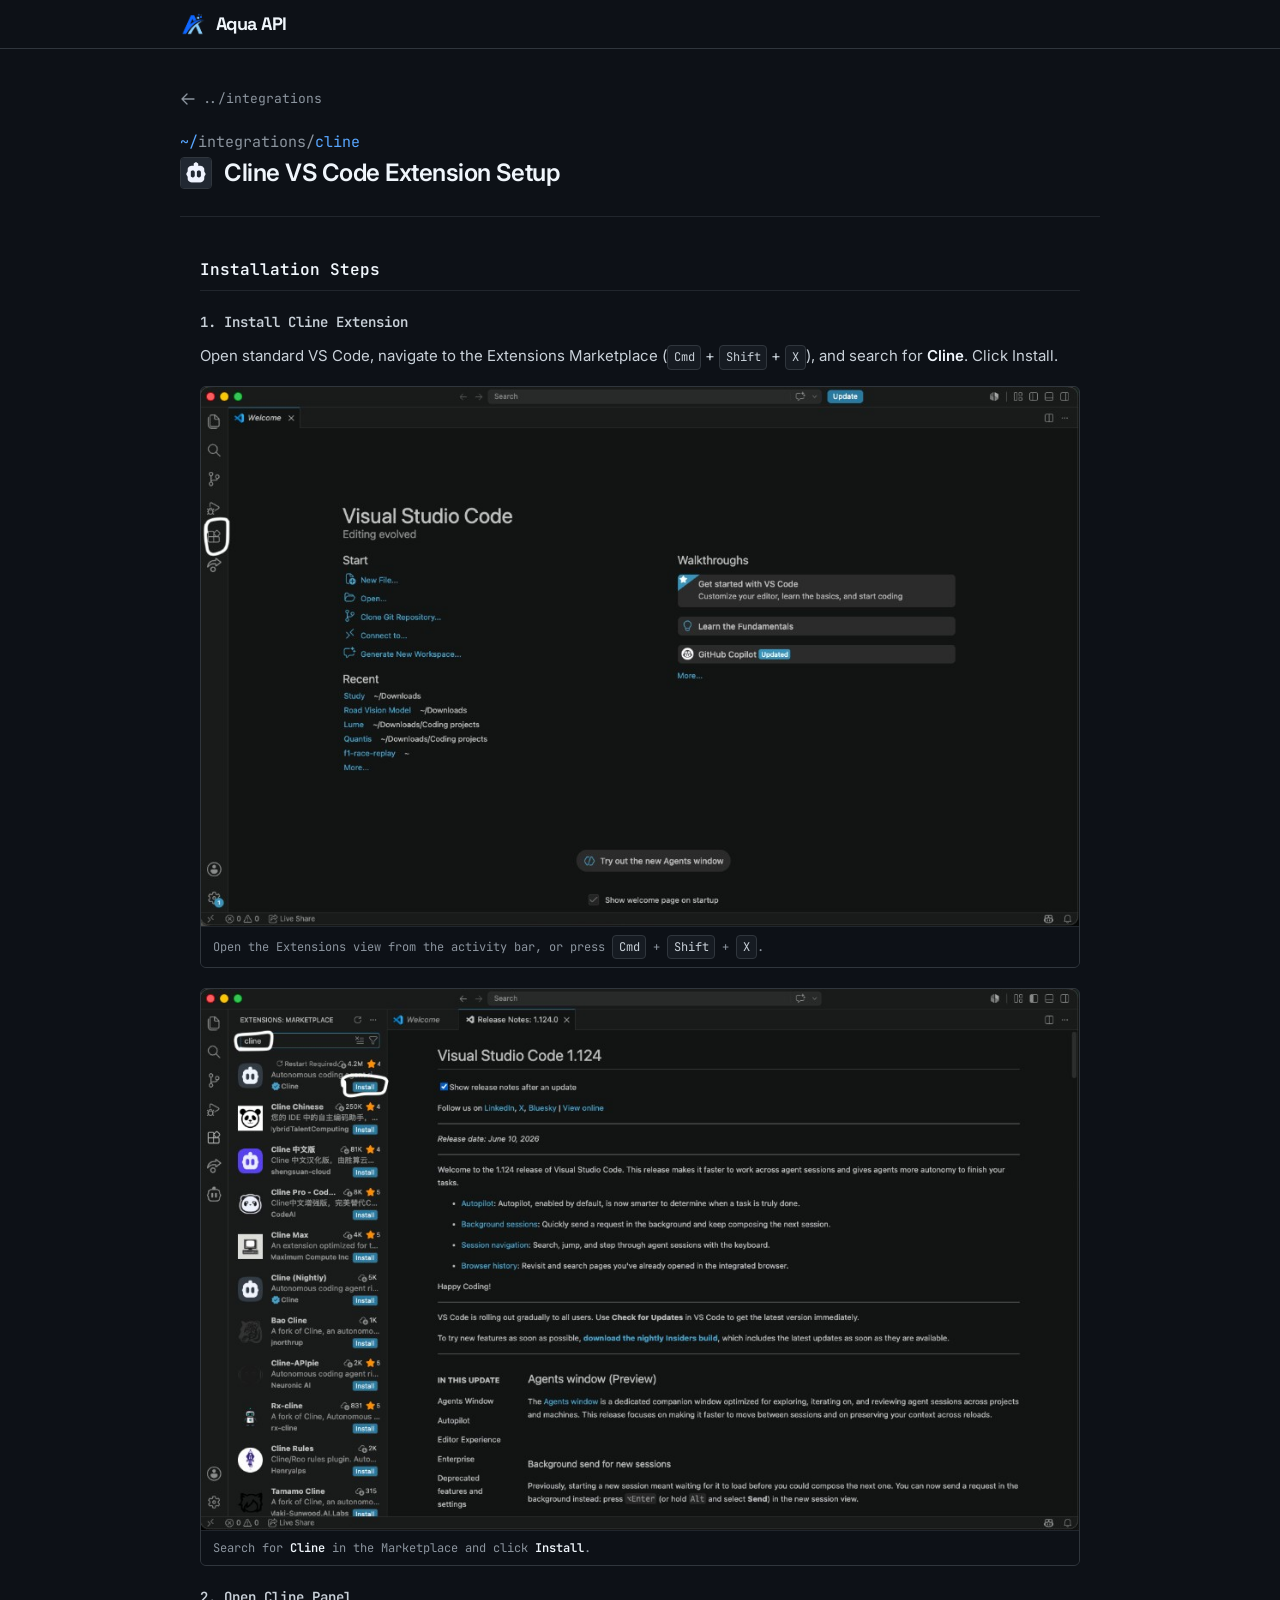
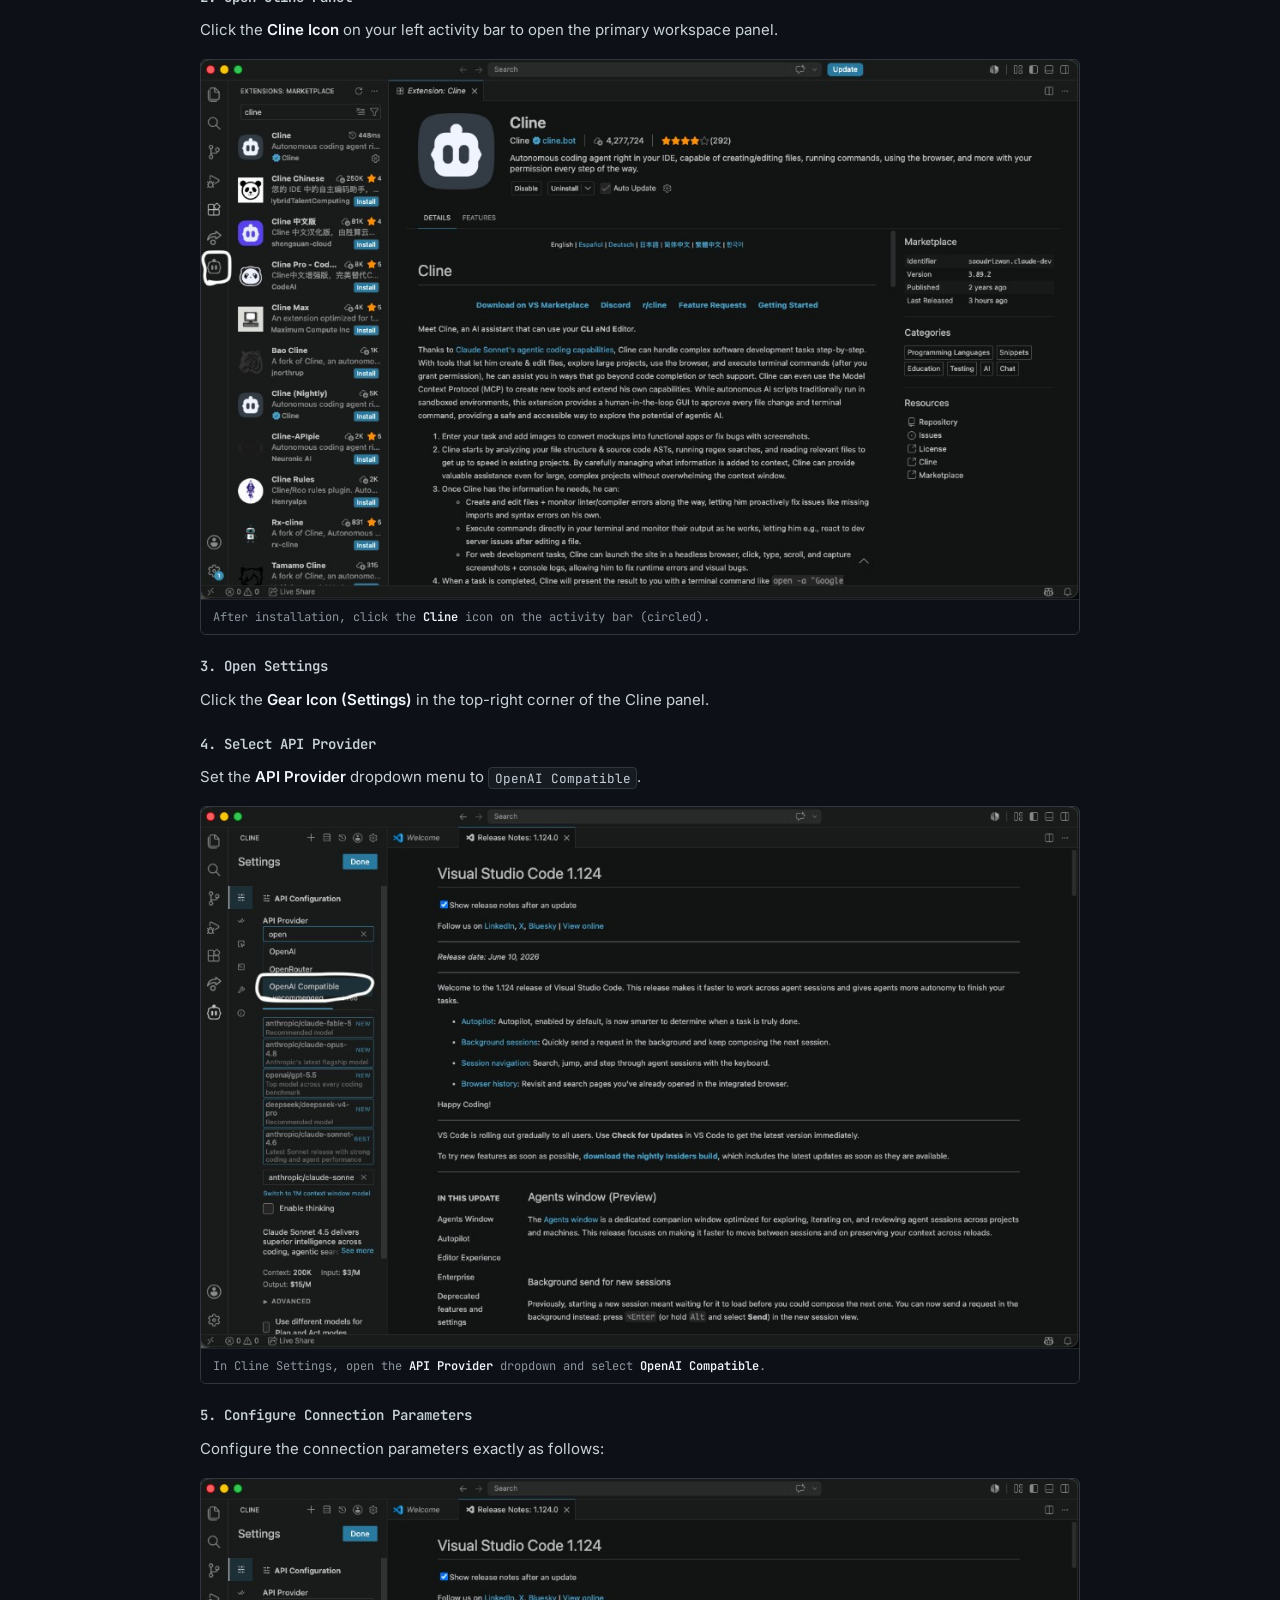
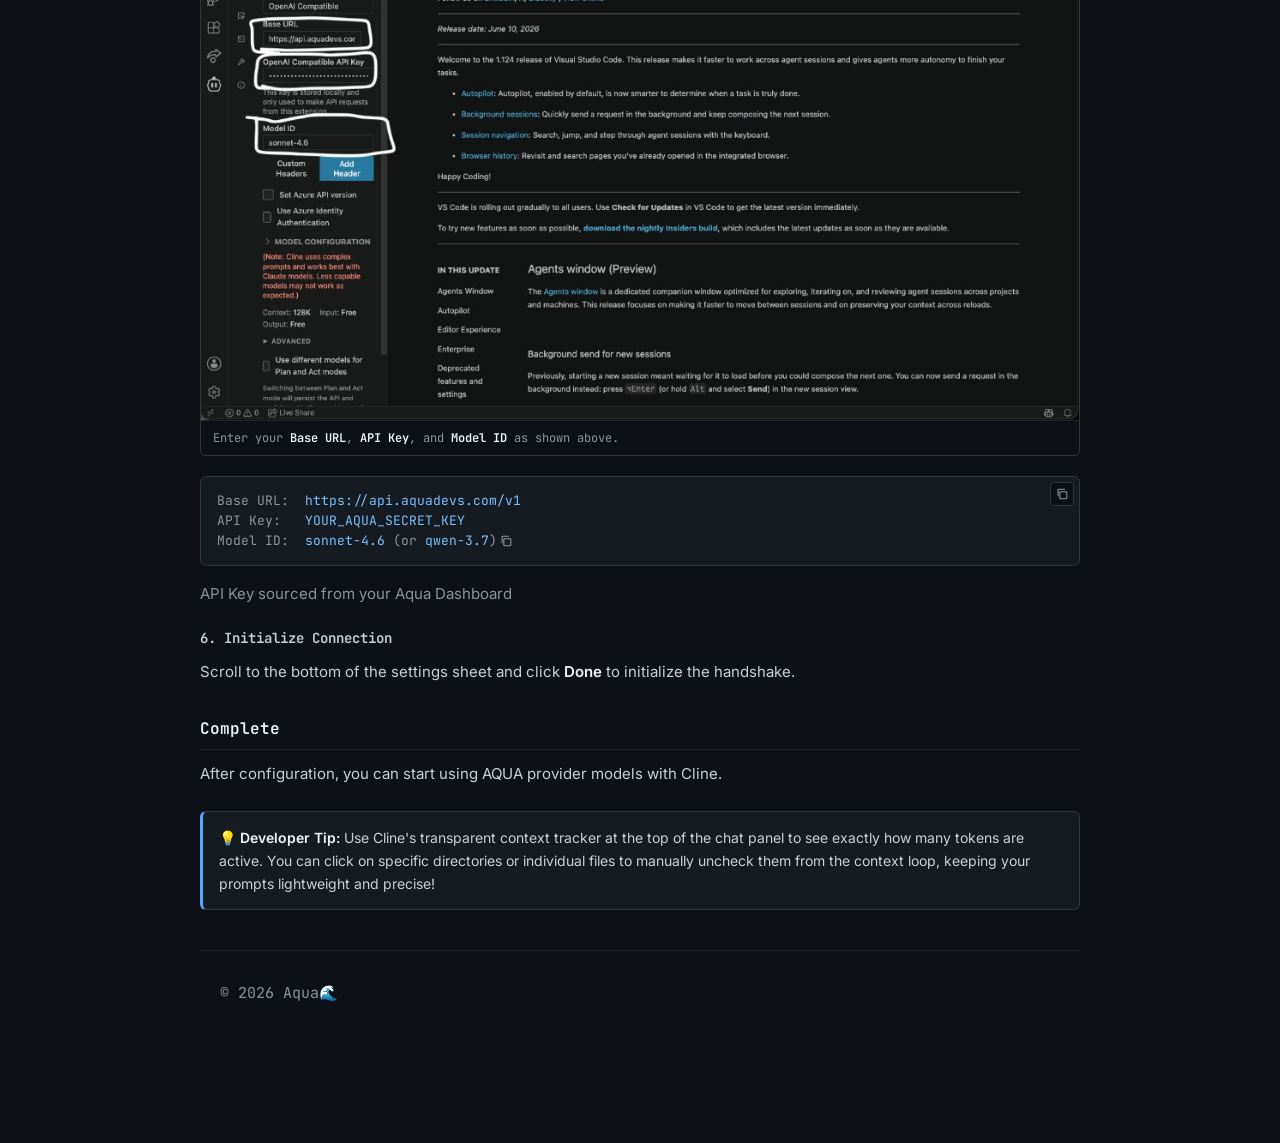
<file: guides/cline.html>
<!DOCTYPE html>
<html lang="en">
<head>
  <meta charset="UTF-8">
  <meta name="viewport" content="width=device-width, initial-scale=1.0">
  <title>Cline VS Code Extension Setup — Aqua API</title>
  <link rel="icon" href="../assets/aqua-logo.png" type="image/png">
  <link rel="preconnect" href="https://fonts.googleapis.com">
  <link rel="preconnect" href="https://fonts.gstatic.com" crossorigin>
  <link href="https://fonts.googleapis.com/css2?family=Inter:wght@400;500;600&family=JetBrains+Mono:wght@400;500&family=Space+Grotesk:wght@700&display=swap" rel="stylesheet">
  <style>
:root {
  --bg: #0d1117;
  --surface: #161b22;
  --border: #30363d;
  --border-muted: #21262d;
  --text: #c9d1d9;
  --text-muted: #8b949e;
  --text-bright: #f0f6fc;
  --accent: #58a6ff;
  --mono: 'JetBrains Mono', ui-monospace, 'SF Mono', Menlo, Consolas, monospace;
  --sans: 'Inter', system-ui, -apple-system, sans-serif;
  --max: 960px;
  --radius: 6px;
}

* {
  box-sizing: border-box;
  -webkit-font-smoothing: antialiased;
  -moz-osx-font-smoothing: grayscale;
}

html { scroll-behavior: smooth; }

body {
  margin: 0;
  min-height: 100vh;
  font-family: var(--sans);
  font-size: 15px;
  line-height: 1.6;
  color: var(--text);
  background: var(--bg);
}

::selection {
  background: rgba(88, 166, 255, 0.25);
  color: var(--text-bright);
}

a { color: var(--accent); }

.site-header {
  position: sticky;
  top: 0;
  z-index: 50;
  border-bottom: 1px solid var(--border);
  background: var(--bg);
}

.site-header__inner,
.site-main {
  max-width: var(--max);
  margin: 0 auto;
  padding: 0 1.25rem;
}

.site-header__inner {
  display: flex;
  align-items: center;
  justify-content: space-between;
  height: 3rem;
  gap: 1rem;
}

.site-logo {
  display: inline-flex;
  align-items: center;
  gap: 0.5rem;
  text-decoration: none;
}

.site-logo__mark {
  width: 1.75rem;
  height: 1.75rem;
  object-fit: contain;
  flex-shrink: 0;
  display: block;
}

.site-logo__text {
  font-family: 'Space Grotesk', var(--sans);
  font-weight: 700;
  font-size: 1.125rem;
  letter-spacing: -0.03em;
  color: var(--text-bright);
  line-height: 1;
  white-space: nowrap;
}

.site-main {
  padding: 2.5rem 1.25rem 3rem;
}

.hub-hero {
  margin-bottom: 2.5rem;
  padding-bottom: 1.5rem;
  border-bottom: 1px solid var(--border-muted);
}

.hub-hero__path {
  margin: 0 0 0.75rem;
  font-family: var(--mono);
  font-size: 0.75rem;
  color: var(--text-muted);
}

.hub-hero__path span { color: var(--accent); }

.hub-hero h1 {
  margin: 0 0 0.5rem;
  font-size: 1.5rem;
  font-weight: 600;
  letter-spacing: -0.02em;
  color: var(--text-bright);
}

.hub-hero p {
  margin: 0;
  max-width: 42rem;
  color: var(--text-muted);
  font-size: 0.9375rem;
}

.hub-hero code {
  font-family: var(--mono);
  font-size: 0.8125rem;
  color: var(--text);
  background: var(--surface);
  border: 1px solid var(--border);
  border-radius: 4px;
  padding: 0.1rem 0.4rem;
}

.category-block { margin-bottom: 2rem; }

.category-label {
  margin: 0 0 0.75rem;
  font-family: var(--mono);
  font-size: 0.6875rem;
  font-weight: 500;
  letter-spacing: 0.06em;
  text-transform: uppercase;
  color: var(--text-muted);
}

.integration-grid {
  display: grid;
  grid-template-columns: 1fr;
  gap: 0.5rem;
}

@media (min-width: 640px) {
  .integration-grid { grid-template-columns: repeat(2, 1fr); }
}

@media (min-width: 900px) {
  .integration-grid--three { grid-template-columns: repeat(3, 1fr); }
}

.hub-page .site-header {
  border-bottom: none;
}

.hub-page .site-header__inner {
  border-bottom: 1px solid var(--border);
}

.hub-page .site-header__inner,
.hub-page .site-main {
  max-width: none;
  width: 100%;
  padding-left: clamp(1.25rem, 4vw, 3rem);
  padding-right: clamp(1.25rem, 4vw, 3rem);
}

.hub-page .integration-grid,
.hub-page .integration-grid--three {
  grid-template-columns: repeat(auto-fill, minmax(280px, 1fr));
}

@media (min-width: 640px) {
  .hub-page .integration-grid,
  .hub-page .integration-grid--three {
    grid-template-columns: repeat(auto-fill, minmax(300px, 1fr));
  }
}

a.integration-card {
  display: block;
  text-decoration: none;
  color: inherit;
  background: var(--surface);
  border: 1px solid var(--border);
  border-radius: var(--radius);
  padding: 1rem 1.125rem;
  transition: border-color 0.15s ease, background 0.15s ease;
}

a.integration-card:hover {
  border-color: var(--text-muted);
  background: #1c2128;
}

a.integration-card:focus-visible {
  outline: 2px solid var(--accent);
  outline-offset: 2px;
}

.integration-card__row {
  display: flex;
  align-items: flex-start;
  justify-content: space-between;
  gap: 0.75rem;
  margin-bottom: 0.75rem;
}

.integration-card__icon {
  width: 2rem;
  height: 2rem;
  flex-shrink: 0;
  border-radius: 4px;
  overflow: hidden;
  border: 1px solid var(--border);
  background: var(--bg);
}

.integration-card__icon img {
  width: 100%;
  height: 100%;
  object-fit: contain;
  display: block;
}

.integration-card__icon--cover img { object-fit: cover; }

.integration-card__tag {
  font-family: var(--mono);
  font-size: 0.625rem;
  font-weight: 500;
  letter-spacing: 0.04em;
  text-transform: uppercase;
  color: var(--text-muted);
  border: 1px solid var(--border);
  border-radius: 4px;
  padding: 0.15rem 0.4rem;
  white-space: nowrap;
  flex-shrink: 0;
}

.integration-card h2 {
  margin: 0 0 0.25rem;
  font-size: 0.9375rem;
  font-weight: 600;
  color: var(--text-bright);
  letter-spacing: -0.01em;
}

.integration-card p {
  margin: 0;
  font-size: 0.8125rem;
  line-height: 1.5;
  color: var(--text-muted);
}

.integration-card__meta {
  margin-top: 0.35rem;
  font-family: var(--mono);
  font-size: 0.6875rem;
  color: var(--text-muted);
}

.integration-card__link {
  display: inline-block;
  margin-top: 0.75rem;
  font-family: var(--mono);
  font-size: 0.75rem;
  color: var(--text-muted);
  transition: color 0.15s ease;
}

a.integration-card:hover .integration-card__link { color: var(--accent); }

.hub-footer {
  margin-top: 2rem;
  padding-top: 1.5rem;
  border-top: 1px solid var(--border-muted);
  font-family: var(--mono);
  font-size: 0.75rem;
  color: var(--text-muted);
}

.hub-footer a {
  color: var(--accent);
  text-decoration: none;
}

.hub-footer a:hover { text-decoration: underline; }

body.guide-page { background: var(--bg); }

.live-model-id-primary,
.live-model-id-secondary,
.live-model-id-tertiary,
.live-model-id-random {
  font-family: inherit;
}

.live-model-id-primary[data-state="loading"],
.live-model-id-secondary[data-state="loading"],
.live-model-id-tertiary[data-state="loading"],
.live-model-id-random[data-state="loading"] {
  color: var(--text-muted);
  cursor: default;
  user-select: none;
}

.live-model-id-primary[data-state="live"],
.live-model-id-secondary[data-state="live"],
.live-model-id-tertiary[data-state="live"],
.live-model-id-random[data-state="live"],
.live-model-id-primary[data-state="fallback"],
.live-model-id-secondary[data-state="fallback"],
.live-model-id-tertiary[data-state="fallback"],
.live-model-id-random[data-state="fallback"] {
  color: var(--accent);
}

.live-model-chip {
  display: inline-flex;
  align-items: center;
  gap: 0.15rem;
  vertical-align: baseline;
}

.live-model-chip .copy-icon-btn {
  width: 1.125rem;
  height: 1.125rem;
}

.models-list__row {
  display: flex;
  align-items: center;
  gap: 0.35rem;
  min-width: 0;
}

.copy-icon-btn {
  display: inline-flex;
  align-items: center;
  justify-content: center;
  width: 1.5rem;
  height: 1.5rem;
  padding: 0;
  flex-shrink: 0;
  color: var(--text-muted);
  background: transparent;
  border: 1px solid transparent;
  border-radius: 4px;
  cursor: pointer;
  vertical-align: middle;
  transition: color 0.15s ease, border-color 0.15s ease, background 0.15s ease;
}

.copy-icon-btn:hover {
  color: var(--text-bright);
  background: var(--surface);
  border-color: var(--border);
}

.copy-icon-btn.copied {
  color: #3fb950;
  border-color: #3fb950;
}

.copy-icon-btn svg {
  width: 0.875rem;
  height: 0.875rem;
  display: block;
  pointer-events: none;
}




.guide-back-btn {
  display: inline-flex;
  align-items: center;
  gap: 0.4rem;
  margin-bottom: 1.25rem;
  font-family: var(--mono);
  font-size: 0.8125rem;
  color: var(--text-muted);
  text-decoration: none;
  transition: color 0.15s ease;
}

.guide-back-btn:hover { color: var(--text); }

.guide-back-btn svg {
  width: 1rem;
  height: 1rem;
  flex-shrink: 0;
}

.guide-hero__title {
  display: flex;
  align-items: center;
  gap: 0.75rem;
}

.guide-hero__title h1 {
  margin: 0;
  font-size: 1.5rem;
  font-weight: 600;
  letter-spacing: -0.02em;
  color: var(--text-bright);
}

.guide-hero__icon {
  width: 2rem;
  height: 2rem;
  flex-shrink: 0;
  border-radius: 4px;
  border: 1px solid var(--border);
  background: var(--bg);
  object-fit: contain;
}

.guide-hero__icon--cover { object-fit: cover; }

.doc-guide {
  max-width: var(--max);
  margin: 0 auto;
  padding: 0 1.25rem 2.5rem;
  color: var(--text);
  line-height: 1.65;
}

.doc-guide h2 {
  margin: 2rem 0 0.75rem;
  padding-bottom: 0.4rem;
  font-size: 1rem;
  font-weight: 600;
  color: var(--text-bright);
  border-bottom: 1px solid var(--border-muted);
  font-family: var(--mono);
}

.doc-guide h3 {
  margin: 1.25rem 0 0.5rem;
  font-size: 0.875rem;
  font-weight: 600;
  color: var(--text);
  font-family: var(--mono);
}

.doc-guide p {
  margin: 0.6rem 0;
  font-size: 0.9375rem;
}

.doc-guide strong {
  color: var(--text-bright);
  font-weight: 600;
}

.doc-guide a {
  color: var(--accent);
  text-decoration: none;
}

.doc-guide a:hover { text-decoration: underline; }

.doc-guide kbd {
  display: inline-flex;
  align-items: center;
  padding: 0.1rem 0.35rem;
  font-family: var(--mono);
  font-size: 0.75rem;
  color: var(--text);
  background: var(--surface);
  border: 1px solid var(--border);
  border-radius: 4px;
}

.doc-guide code.inline {
  font-family: var(--mono);
  font-size: 0.85em;
  color: var(--text);
  background: var(--surface);
  border: 1px solid var(--border);
  border-radius: 4px;
  padding: 0.1rem 0.35rem;
}

.doc-guide pre {
  background: var(--surface);
  border: 1px solid var(--border);
  border-radius: var(--radius);
  padding: 0.875rem 1rem;
  overflow-x: auto;
  margin: 0.6rem 0 1rem;
}

.doc-guide pre code {
  font-family: var(--mono);
  font-size: 0.8125rem;
  color: var(--text);
  white-space: pre;
  display: block;
  line-height: 1.55;
}

.doc-guide .kw { color: #ff7b72; }
.doc-guide .flag { color: #79c0ff; }
.doc-guide .comment { color: var(--text-muted); }
.doc-guide .val { color: #79c0ff; }

.doc-guide .code-wrapper {
  position: relative;
  margin: 0.6rem 0 1rem;
}

.doc-guide .code-wrapper pre {
  margin: 0;
  padding-right: 5rem;
}

.doc-guide .copy-button {
  position: absolute;
  top: 0.4rem;
  right: 0.4rem;
  background: var(--bg);
  border: 1px solid var(--border);
}


.doc-guide .info {
  background: var(--surface);
  border: 1px solid var(--border);
  border-left: 3px solid var(--accent);
  padding: 0.875rem 1rem;
  margin: 1.5rem 0 1rem;
  border-radius: var(--radius);
}

.doc-guide .info p {
  margin: 0;
  font-size: 0.875rem;
}

.doc-guide .guide-figure {
  margin: 1rem 0 1.25rem;
  border: 1px solid var(--border);
  border-radius: var(--radius);
  overflow: hidden;
  background: var(--surface);
}

.doc-guide .guide-figure img {
  width: 100%;
  height: auto;
  display: block;
}

.doc-guide .guide-figure figcaption {
  padding: 0.5rem 0.75rem;
  font-family: var(--mono);
  font-size: 0.75rem;
  color: var(--text-muted);
  border-top: 1px solid var(--border-muted);
  background: var(--bg);
  line-height: 1.5;
}

.doc-guide footer {
  margin-top: 2.5rem;
  padding-top: 1.25rem;
  border-top: 1px solid var(--border-muted);
}

.site-footer {
  max-width: var(--max);
  margin: 0 auto;
  padding: 1.25rem 1.25rem 2.5rem;
}

.site-footer__copy {
  margin: 0;
  font-family: var(--mono);
  font-size: 0.75rem;
  color: var(--text-muted);
}

@media (max-width: 640px) {
  .guide-hero__title h1 { font-size: 1.2rem; }
}

  </style>
</head>
<body class="guide-page">

  <header class="site-header">
    <div class="site-header__inner">
      <a href="../" class="site-logo" aria-label="Aqua API">
        <img src="../assets/aqua-logo.png" alt="" class="site-logo__mark" width="28" height="28" aria-hidden="true" />
        <span class="site-logo__text">Aqua API</span>
      </a>
    </div>
  </header>

  <main class="site-main">
    <a href="../" class="guide-back-btn" aria-label="Back to integrations">
      <svg fill="none" viewBox="0 0 24 24" stroke="currentColor" stroke-width="2" aria-hidden="true">
        <path stroke-linecap="round" stroke-linejoin="round" d="M10.5 19.5L3 12m0 0l7.5-7.5M3 12h18"/>
      </svg>
      <span>../integrations</span>
    </a>

    <section class="hub-hero">
      <p class="hub-hero__path"><span>~/</span>integrations/<span>cline</span></p>
      <div class="guide-hero__title">
        <img src="../assets/cline-logo.png" alt="Cline" class="guide-hero__icon" width="32" height="32" />
        <h1>Cline VS Code Extension Setup</h1>
      </div>
</section>

    <article class="doc-guide">
      <div class="content">
<h2>Installation Steps</h2>

          <h3>1. Install Cline Extension</h3>
          <p>Open standard VS Code, navigate to the Extensions Marketplace (<kbd>Cmd</kbd> + <kbd>Shift</kbd> + <kbd>X</kbd>), and search for <strong>Cline</strong>. Click Install.</p>
          <figure class="guide-figure">
            <img src="../assets/cline-step1-extensions.png" alt="VS Code activity bar with the Extensions icon highlighted" loading="lazy" />
            <figcaption>Open the Extensions view from the activity bar, or press <kbd>Cmd</kbd> + <kbd>Shift</kbd> + <kbd>X</kbd>.</figcaption>
          </figure>
          <figure class="guide-figure">
            <img src="../assets/cline-step1-install.png" alt="VS Code Extensions Marketplace with Cline search results and Install button highlighted" loading="lazy" />
            <figcaption>Search for <strong>Cline</strong> in the Marketplace and click <strong>Install</strong>.</figcaption>
          </figure>

          <h3>2. Open Cline Panel</h3>
          <p>Click the <strong>Cline Icon</strong> on your left activity bar to open the primary workspace panel.</p>
          <figure class="guide-figure">
            <img src="../assets/cline-step1-marketplace.png" alt="VS Code activity bar with the Cline extension icon highlighted" loading="lazy" />
            <figcaption>After installation, click the <strong>Cline</strong> icon on the activity bar (circled).</figcaption>
          </figure>

          <h3>3. Open Settings</h3>
          <p>Click the <strong>Gear Icon (Settings)</strong> in the top-right corner of the Cline panel.</p>

          <h3>4. Select API Provider</h3>
          <p>Set the <strong>API Provider</strong> dropdown menu to <code class="inline">OpenAI Compatible</code>.</p>
          <figure class="guide-figure">
            <img src="../assets/cline-step4-provider.png" alt="Cline settings with OpenAI Compatible selected in the API Provider dropdown" loading="lazy" />
            <figcaption>In Cline Settings, open the <strong>API Provider</strong> dropdown and select <strong>OpenAI Compatible</strong>.</figcaption>
          </figure>

          <h3>5. Configure Connection Parameters</h3>
          <p>Configure the connection parameters exactly as follows:</p>
          <figure class="guide-figure">
            <img src="../assets/cline-step5-config.png" alt="Cline settings showing Base URL, API Key, and Model ID fields filled in" loading="lazy" />
            <figcaption>Enter your <strong>Base URL</strong>, <strong>API Key</strong>, and <strong>Model ID</strong> as shown above.</figcaption>
          </figure>
          <div class="code-wrapper">
            <pre><code id="cline-base-url"><span class="comment">Base URL:</span>  <span class="val">https://api.aquadevs.com/v1</span>
<span class="comment">API Key:</span>   <span class="val">YOUR_AQUA_SECRET_KEY</span>
<span class="comment">Model ID:</span>  <span class="val live-model-id-primary" data-state="loading">loading…</span> <span class="comment">(or </span><span class="val live-model-id-tertiary" data-state="loading">loading…</span><span class="comment">)</span></code></pre>
            <button type="button" class="copy-button" onclick="copyFromEl('cline-base-url', this)">Copy</button>
          </div>
          <p class="comment">API Key sourced from your Aqua Dashboard</p>

          <h3>6. Initialize Connection</h3>
          <p>Scroll to the bottom of the settings sheet and click <strong>Done</strong> to initialize the handshake.</p>

          <h2>Complete</h2>
          <p>After configuration, you can start using AQUA provider models with Cline.</p>

          <div class="info">
            <p>💡 <strong>Developer Tip:</strong> Use Cline's transparent context tracker at the top of the chat panel to see exactly how many tokens are active. You can click on specific directories or individual files to manually uncheck them from the context loop, keeping your prompts lightweight and precise!</p>
          </div>
      </div>
      <footer class="site-footer">
        <p class="site-footer__copy">© 2026 Aqua🌊</p>
      </footer>
    </article>
  </main>
  <script src="../assets/copy.js"></script>
  <script src="../assets/models.js"></script>
</body>
</html>
</file>
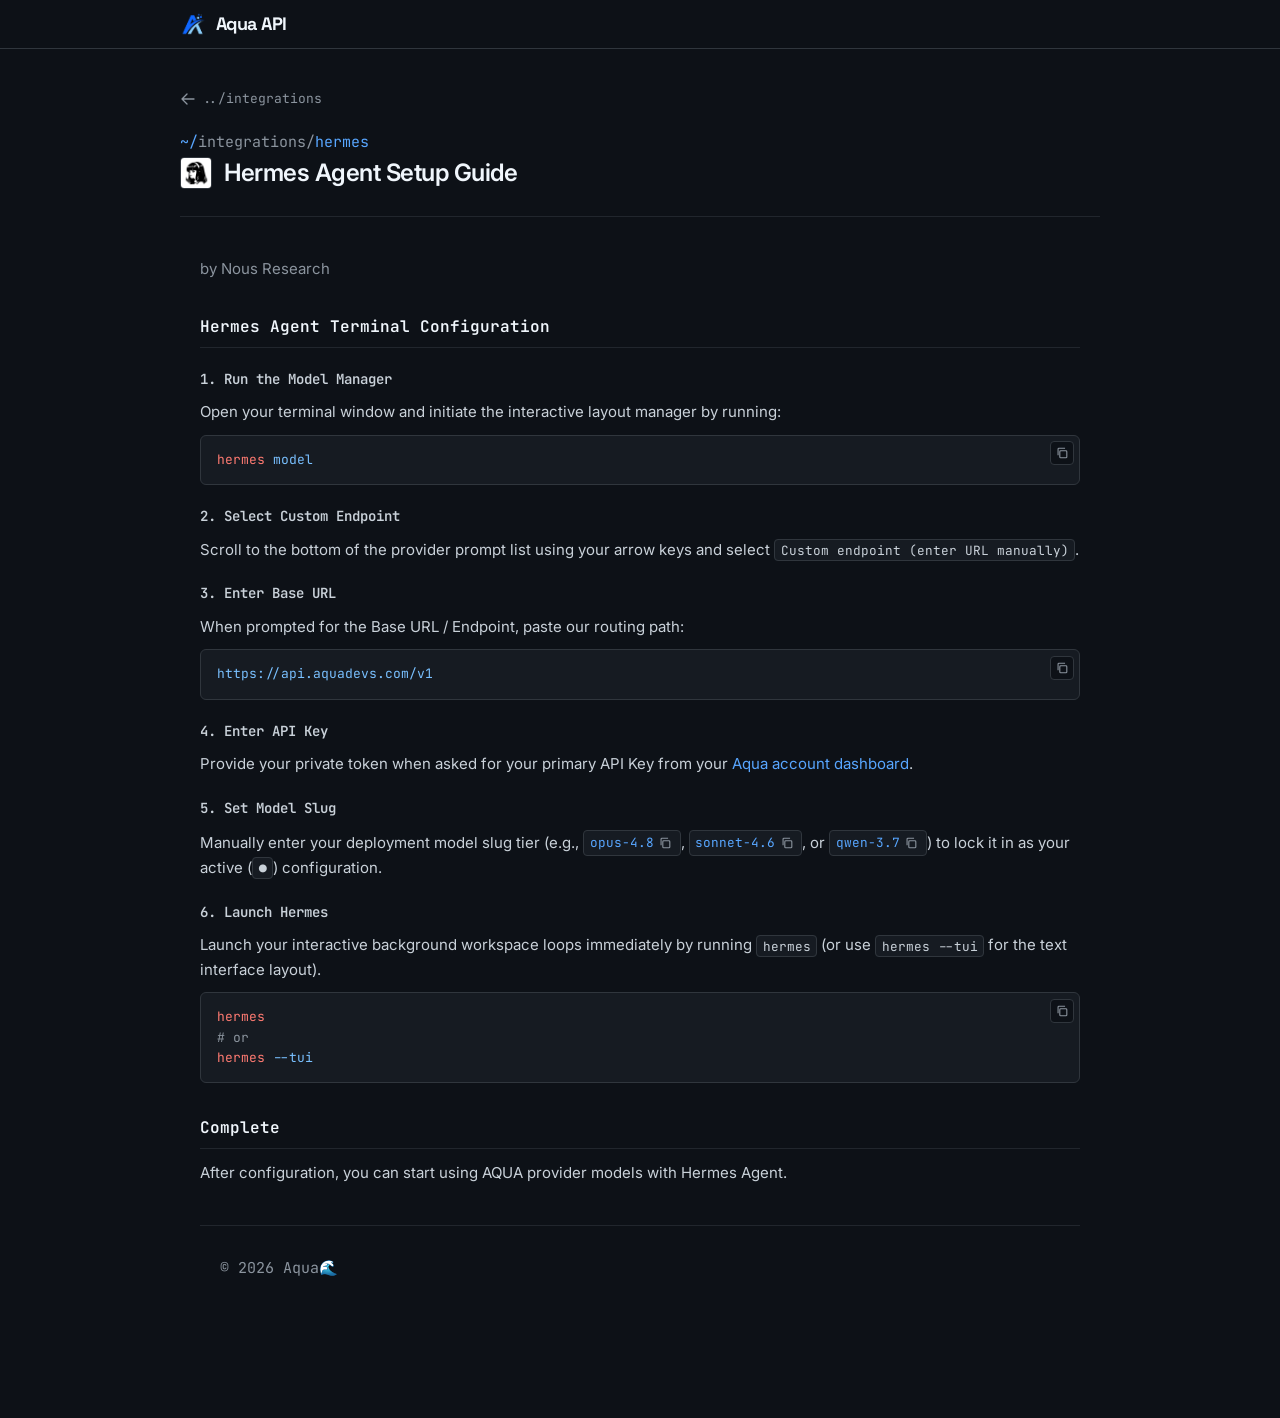
<file: guides/hermes.html>
<!DOCTYPE html>
<html lang="en">
<head>
  <meta charset="UTF-8">
  <meta name="viewport" content="width=device-width, initial-scale=1.0">
  <title>Hermes Agent Setup Guide — Aqua API</title>
  <link rel="icon" href="../assets/aqua-logo.png" type="image/png">
  <link rel="preconnect" href="https://fonts.googleapis.com">
  <link rel="preconnect" href="https://fonts.gstatic.com" crossorigin>
  <link href="https://fonts.googleapis.com/css2?family=Inter:wght@400;500;600&family=JetBrains+Mono:wght@400;500&family=Space+Grotesk:wght@700&display=swap" rel="stylesheet">
  <style>
:root {
  --bg: #0d1117;
  --surface: #161b22;
  --border: #30363d;
  --border-muted: #21262d;
  --text: #c9d1d9;
  --text-muted: #8b949e;
  --text-bright: #f0f6fc;
  --accent: #58a6ff;
  --mono: 'JetBrains Mono', ui-monospace, 'SF Mono', Menlo, Consolas, monospace;
  --sans: 'Inter', system-ui, -apple-system, sans-serif;
  --max: 960px;
  --radius: 6px;
}

* {
  box-sizing: border-box;
  -webkit-font-smoothing: antialiased;
  -moz-osx-font-smoothing: grayscale;
}

html { scroll-behavior: smooth; }

body {
  margin: 0;
  min-height: 100vh;
  font-family: var(--sans);
  font-size: 15px;
  line-height: 1.6;
  color: var(--text);
  background: var(--bg);
}

::selection {
  background: rgba(88, 166, 255, 0.25);
  color: var(--text-bright);
}

a { color: var(--accent); }

.site-header {
  position: sticky;
  top: 0;
  z-index: 50;
  border-bottom: 1px solid var(--border);
  background: var(--bg);
}

.site-header__inner,
.site-main {
  max-width: var(--max);
  margin: 0 auto;
  padding: 0 1.25rem;
}

.site-header__inner {
  display: flex;
  align-items: center;
  justify-content: space-between;
  height: 3rem;
  gap: 1rem;
}

.site-logo {
  display: inline-flex;
  align-items: center;
  gap: 0.5rem;
  text-decoration: none;
}

.site-logo__mark {
  width: 1.75rem;
  height: 1.75rem;
  object-fit: contain;
  flex-shrink: 0;
  display: block;
}

.site-logo__text {
  font-family: 'Space Grotesk', var(--sans);
  font-weight: 700;
  font-size: 1.125rem;
  letter-spacing: -0.03em;
  color: var(--text-bright);
  line-height: 1;
  white-space: nowrap;
}

.site-main {
  padding: 2.5rem 1.25rem 3rem;
}

.hub-hero {
  margin-bottom: 2.5rem;
  padding-bottom: 1.5rem;
  border-bottom: 1px solid var(--border-muted);
}

.hub-hero__path {
  margin: 0 0 0.75rem;
  font-family: var(--mono);
  font-size: 0.75rem;
  color: var(--text-muted);
}

.hub-hero__path span { color: var(--accent); }

.hub-hero h1 {
  margin: 0 0 0.5rem;
  font-size: 1.5rem;
  font-weight: 600;
  letter-spacing: -0.02em;
  color: var(--text-bright);
}

.hub-hero p {
  margin: 0;
  max-width: 42rem;
  color: var(--text-muted);
  font-size: 0.9375rem;
}

.hub-hero code {
  font-family: var(--mono);
  font-size: 0.8125rem;
  color: var(--text);
  background: var(--surface);
  border: 1px solid var(--border);
  border-radius: 4px;
  padding: 0.1rem 0.4rem;
}

.category-block { margin-bottom: 2rem; }

.category-label {
  margin: 0 0 0.75rem;
  font-family: var(--mono);
  font-size: 0.6875rem;
  font-weight: 500;
  letter-spacing: 0.06em;
  text-transform: uppercase;
  color: var(--text-muted);
}

.integration-grid {
  display: grid;
  grid-template-columns: 1fr;
  gap: 0.5rem;
}

@media (min-width: 640px) {
  .integration-grid { grid-template-columns: repeat(2, 1fr); }
}

@media (min-width: 900px) {
  .integration-grid--three { grid-template-columns: repeat(3, 1fr); }
}

.hub-page .site-header {
  border-bottom: none;
}

.hub-page .site-header__inner {
  border-bottom: 1px solid var(--border);
}

.hub-page .site-header__inner,
.hub-page .site-main {
  max-width: none;
  width: 100%;
  padding-left: clamp(1.25rem, 4vw, 3rem);
  padding-right: clamp(1.25rem, 4vw, 3rem);
}

.hub-page .integration-grid,
.hub-page .integration-grid--three {
  grid-template-columns: repeat(auto-fill, minmax(280px, 1fr));
}

@media (min-width: 640px) {
  .hub-page .integration-grid,
  .hub-page .integration-grid--three {
    grid-template-columns: repeat(auto-fill, minmax(300px, 1fr));
  }
}

a.integration-card {
  display: block;
  text-decoration: none;
  color: inherit;
  background: var(--surface);
  border: 1px solid var(--border);
  border-radius: var(--radius);
  padding: 1rem 1.125rem;
  transition: border-color 0.15s ease, background 0.15s ease;
}

a.integration-card:hover {
  border-color: var(--text-muted);
  background: #1c2128;
}

a.integration-card:focus-visible {
  outline: 2px solid var(--accent);
  outline-offset: 2px;
}

.integration-card__row {
  display: flex;
  align-items: flex-start;
  justify-content: space-between;
  gap: 0.75rem;
  margin-bottom: 0.75rem;
}

.integration-card__icon {
  width: 2rem;
  height: 2rem;
  flex-shrink: 0;
  border-radius: 4px;
  overflow: hidden;
  border: 1px solid var(--border);
  background: var(--bg);
}

.integration-card__icon img {
  width: 100%;
  height: 100%;
  object-fit: contain;
  display: block;
}

.integration-card__icon--cover img { object-fit: cover; }

.integration-card__tag {
  font-family: var(--mono);
  font-size: 0.625rem;
  font-weight: 500;
  letter-spacing: 0.04em;
  text-transform: uppercase;
  color: var(--text-muted);
  border: 1px solid var(--border);
  border-radius: 4px;
  padding: 0.15rem 0.4rem;
  white-space: nowrap;
  flex-shrink: 0;
}

.integration-card h2 {
  margin: 0 0 0.25rem;
  font-size: 0.9375rem;
  font-weight: 600;
  color: var(--text-bright);
  letter-spacing: -0.01em;
}

.integration-card p {
  margin: 0;
  font-size: 0.8125rem;
  line-height: 1.5;
  color: var(--text-muted);
}

.integration-card__meta {
  margin-top: 0.35rem;
  font-family: var(--mono);
  font-size: 0.6875rem;
  color: var(--text-muted);
}

.integration-card__link {
  display: inline-block;
  margin-top: 0.75rem;
  font-family: var(--mono);
  font-size: 0.75rem;
  color: var(--text-muted);
  transition: color 0.15s ease;
}

a.integration-card:hover .integration-card__link { color: var(--accent); }

.hub-footer {
  margin-top: 2rem;
  padding-top: 1.5rem;
  border-top: 1px solid var(--border-muted);
  font-family: var(--mono);
  font-size: 0.75rem;
  color: var(--text-muted);
}

.hub-footer a {
  color: var(--accent);
  text-decoration: none;
}

.hub-footer a:hover { text-decoration: underline; }

body.guide-page { background: var(--bg); }

.live-model-id-primary,
.live-model-id-secondary,
.live-model-id-tertiary,
.live-model-id-random {
  font-family: inherit;
}

.live-model-id-primary[data-state="loading"],
.live-model-id-secondary[data-state="loading"],
.live-model-id-tertiary[data-state="loading"],
.live-model-id-random[data-state="loading"] {
  color: var(--text-muted);
  cursor: default;
  user-select: none;
}

.live-model-id-primary[data-state="live"],
.live-model-id-secondary[data-state="live"],
.live-model-id-tertiary[data-state="live"],
.live-model-id-random[data-state="live"],
.live-model-id-primary[data-state="fallback"],
.live-model-id-secondary[data-state="fallback"],
.live-model-id-tertiary[data-state="fallback"],
.live-model-id-random[data-state="fallback"] {
  color: var(--accent);
}

.live-model-chip {
  display: inline-flex;
  align-items: center;
  gap: 0.15rem;
  vertical-align: baseline;
}

.live-model-chip .copy-icon-btn {
  width: 1.125rem;
  height: 1.125rem;
}

.models-list__row {
  display: flex;
  align-items: center;
  gap: 0.35rem;
  min-width: 0;
}

.copy-icon-btn {
  display: inline-flex;
  align-items: center;
  justify-content: center;
  width: 1.5rem;
  height: 1.5rem;
  padding: 0;
  flex-shrink: 0;
  color: var(--text-muted);
  background: transparent;
  border: 1px solid transparent;
  border-radius: 4px;
  cursor: pointer;
  vertical-align: middle;
  transition: color 0.15s ease, border-color 0.15s ease, background 0.15s ease;
}

.copy-icon-btn:hover {
  color: var(--text-bright);
  background: var(--surface);
  border-color: var(--border);
}

.copy-icon-btn.copied {
  color: #3fb950;
  border-color: #3fb950;
}

.copy-icon-btn svg {
  width: 0.875rem;
  height: 0.875rem;
  display: block;
  pointer-events: none;
}




.guide-back-btn {
  display: inline-flex;
  align-items: center;
  gap: 0.4rem;
  margin-bottom: 1.25rem;
  font-family: var(--mono);
  font-size: 0.8125rem;
  color: var(--text-muted);
  text-decoration: none;
  transition: color 0.15s ease;
}

.guide-back-btn:hover { color: var(--text); }

.guide-back-btn svg {
  width: 1rem;
  height: 1rem;
  flex-shrink: 0;
}

.guide-hero__title {
  display: flex;
  align-items: center;
  gap: 0.75rem;
}

.guide-hero__title h1 {
  margin: 0;
  font-size: 1.5rem;
  font-weight: 600;
  letter-spacing: -0.02em;
  color: var(--text-bright);
}

.guide-hero__icon {
  width: 2rem;
  height: 2rem;
  flex-shrink: 0;
  border-radius: 4px;
  border: 1px solid var(--border);
  background: var(--bg);
  object-fit: contain;
}

.guide-hero__icon--cover { object-fit: cover; }

.doc-guide {
  max-width: var(--max);
  margin: 0 auto;
  padding: 0 1.25rem 2.5rem;
  color: var(--text);
  line-height: 1.65;
}

.doc-guide h2 {
  margin: 2rem 0 0.75rem;
  padding-bottom: 0.4rem;
  font-size: 1rem;
  font-weight: 600;
  color: var(--text-bright);
  border-bottom: 1px solid var(--border-muted);
  font-family: var(--mono);
}

.doc-guide h3 {
  margin: 1.25rem 0 0.5rem;
  font-size: 0.875rem;
  font-weight: 600;
  color: var(--text);
  font-family: var(--mono);
}

.doc-guide p {
  margin: 0.6rem 0;
  font-size: 0.9375rem;
}

.doc-guide strong {
  color: var(--text-bright);
  font-weight: 600;
}

.doc-guide a {
  color: var(--accent);
  text-decoration: none;
}

.doc-guide a:hover { text-decoration: underline; }

.doc-guide kbd {
  display: inline-flex;
  align-items: center;
  padding: 0.1rem 0.35rem;
  font-family: var(--mono);
  font-size: 0.75rem;
  color: var(--text);
  background: var(--surface);
  border: 1px solid var(--border);
  border-radius: 4px;
}

.doc-guide code.inline {
  font-family: var(--mono);
  font-size: 0.85em;
  color: var(--text);
  background: var(--surface);
  border: 1px solid var(--border);
  border-radius: 4px;
  padding: 0.1rem 0.35rem;
}

.doc-guide pre {
  background: var(--surface);
  border: 1px solid var(--border);
  border-radius: var(--radius);
  padding: 0.875rem 1rem;
  overflow-x: auto;
  margin: 0.6rem 0 1rem;
}

.doc-guide pre code {
  font-family: var(--mono);
  font-size: 0.8125rem;
  color: var(--text);
  white-space: pre;
  display: block;
  line-height: 1.55;
}

.doc-guide .kw { color: #ff7b72; }
.doc-guide .flag { color: #79c0ff; }
.doc-guide .comment { color: var(--text-muted); }
.doc-guide .val { color: #79c0ff; }

.doc-guide .code-wrapper {
  position: relative;
  margin: 0.6rem 0 1rem;
}

.doc-guide .code-wrapper pre {
  margin: 0;
  padding-right: 5rem;
}

.doc-guide .copy-button {
  position: absolute;
  top: 0.4rem;
  right: 0.4rem;
  background: var(--bg);
  border: 1px solid var(--border);
}


.doc-guide .info {
  background: var(--surface);
  border: 1px solid var(--border);
  border-left: 3px solid var(--accent);
  padding: 0.875rem 1rem;
  margin: 1.5rem 0 1rem;
  border-radius: var(--radius);
}

.doc-guide .info p {
  margin: 0;
  font-size: 0.875rem;
}

.doc-guide .guide-figure {
  margin: 1rem 0 1.25rem;
  border: 1px solid var(--border);
  border-radius: var(--radius);
  overflow: hidden;
  background: var(--surface);
}

.doc-guide .guide-figure img {
  width: 100%;
  height: auto;
  display: block;
}

.doc-guide .guide-figure figcaption {
  padding: 0.5rem 0.75rem;
  font-family: var(--mono);
  font-size: 0.75rem;
  color: var(--text-muted);
  border-top: 1px solid var(--border-muted);
  background: var(--bg);
  line-height: 1.5;
}

.doc-guide footer {
  margin-top: 2.5rem;
  padding-top: 1.25rem;
  border-top: 1px solid var(--border-muted);
}

.site-footer {
  max-width: var(--max);
  margin: 0 auto;
  padding: 1.25rem 1.25rem 2.5rem;
}

.site-footer__copy {
  margin: 0;
  font-family: var(--mono);
  font-size: 0.75rem;
  color: var(--text-muted);
}

@media (max-width: 640px) {
  .guide-hero__title h1 { font-size: 1.2rem; }
}

  </style>
</head>
<body class="guide-page">

  <header class="site-header">
    <div class="site-header__inner">
      <a href="../" class="site-logo" aria-label="Aqua API">
        <img src="../assets/aqua-logo.png" alt="" class="site-logo__mark" width="28" height="28" aria-hidden="true" />
        <span class="site-logo__text">Aqua API</span>
      </a>
    </div>
  </header>

  <main class="site-main">
    <a href="../" class="guide-back-btn" aria-label="Back to integrations">
      <svg fill="none" viewBox="0 0 24 24" stroke="currentColor" stroke-width="2" aria-hidden="true">
        <path stroke-linecap="round" stroke-linejoin="round" d="M10.5 19.5L3 12m0 0l7.5-7.5M3 12h18"/>
      </svg>
      <span>../integrations</span>
    </a>

    <section class="hub-hero">
      <p class="hub-hero__path"><span>~/</span>integrations/<span>hermes</span></p>
      <div class="guide-hero__title">
        <img src="../assets/hermes-logo.png" alt="Hermes Agent" class="guide-hero__icon guide-hero__icon--cover" width="32" height="32" />
        <h1>Hermes Agent Setup Guide</h1>
      </div>
</section>

    <article class="doc-guide">
      <div class="content">
<p class="comment">by Nous Research</p>

          <h2>Hermes Agent Terminal Configuration</h2>
<h3>1. Run the Model Manager</h3>
            <p>Open your terminal window and initiate the interactive layout manager by running:</p>
            <div class="code-wrapper">
              <pre><code id="hermes-cmd-model"><span class="kw">hermes</span> <span class="flag">model</span></code></pre>
              <button type="button" class="copy-button" onclick="copyFromEl('hermes-cmd-model', this)">Copy</button>
            </div>

            <h3>2. Select Custom Endpoint</h3>
            <p>Scroll to the bottom of the provider prompt list using your arrow keys and select <code class="inline">Custom endpoint (enter URL manually)</code>.</p>

            <h3>3. Enter Base URL</h3>
            <p>When prompted for the Base URL / Endpoint, paste our routing path:</p>
            <div class="code-wrapper">
              <pre><code id="hermes-cmd-url"><span class="val">https://api.aquadevs.com/v1</span></code></pre>
              <button type="button" class="copy-button" onclick="copyFromEl('hermes-cmd-url', this)">Copy</button>
            </div>

            <h3>4. Enter API Key</h3>
            <p>Provide your private token when asked for your primary API Key from your <a href="https://aquadevs.com/dashboard" target="_blank" rel="noopener noreferrer">Aqua account dashboard</a>.</p>

            <h3>5. Set Model Slug</h3>
            <p>Manually enter your deployment model slug tier (e.g., <code class="inline"><span class="live-model-id-secondary" data-state="loading">loading…</span></code>, <code class="inline"><span class="live-model-id-primary" data-state="loading">loading…</span></code>, or <code class="inline"><span class="live-model-id-tertiary" data-state="loading">loading…</span></code>) to lock it in as your active (<code class="inline">●</code>) configuration.</p>

            <h3>6. Launch Hermes</h3>
            <p>Launch your interactive background workspace loops immediately by running <code class="inline">hermes</code> (or use <code class="inline">hermes --tui</code> for the text interface layout).</p>
            <div class="code-wrapper">
              <pre><code id="hermes-cmd-launch"><span class="kw">hermes</span>
<span class="comment"># or</span>
<span class="kw">hermes</span> <span class="flag">--tui</span></code></pre>
              <button type="button" class="copy-button" onclick="copyFromEl('hermes-cmd-launch', this)">Copy</button>
            </div>

          <h2>Complete</h2>
          <p>After configuration, you can start using AQUA provider models with Hermes Agent.</p>
      </div>
      <footer class="site-footer">
        <p class="site-footer__copy">© 2026 Aqua🌊</p>
      </footer>
    </article>
  </main>
  <script src="../assets/copy.js"></script>
  <script src="../assets/models.js"></script>
</body>
</html>
</file>
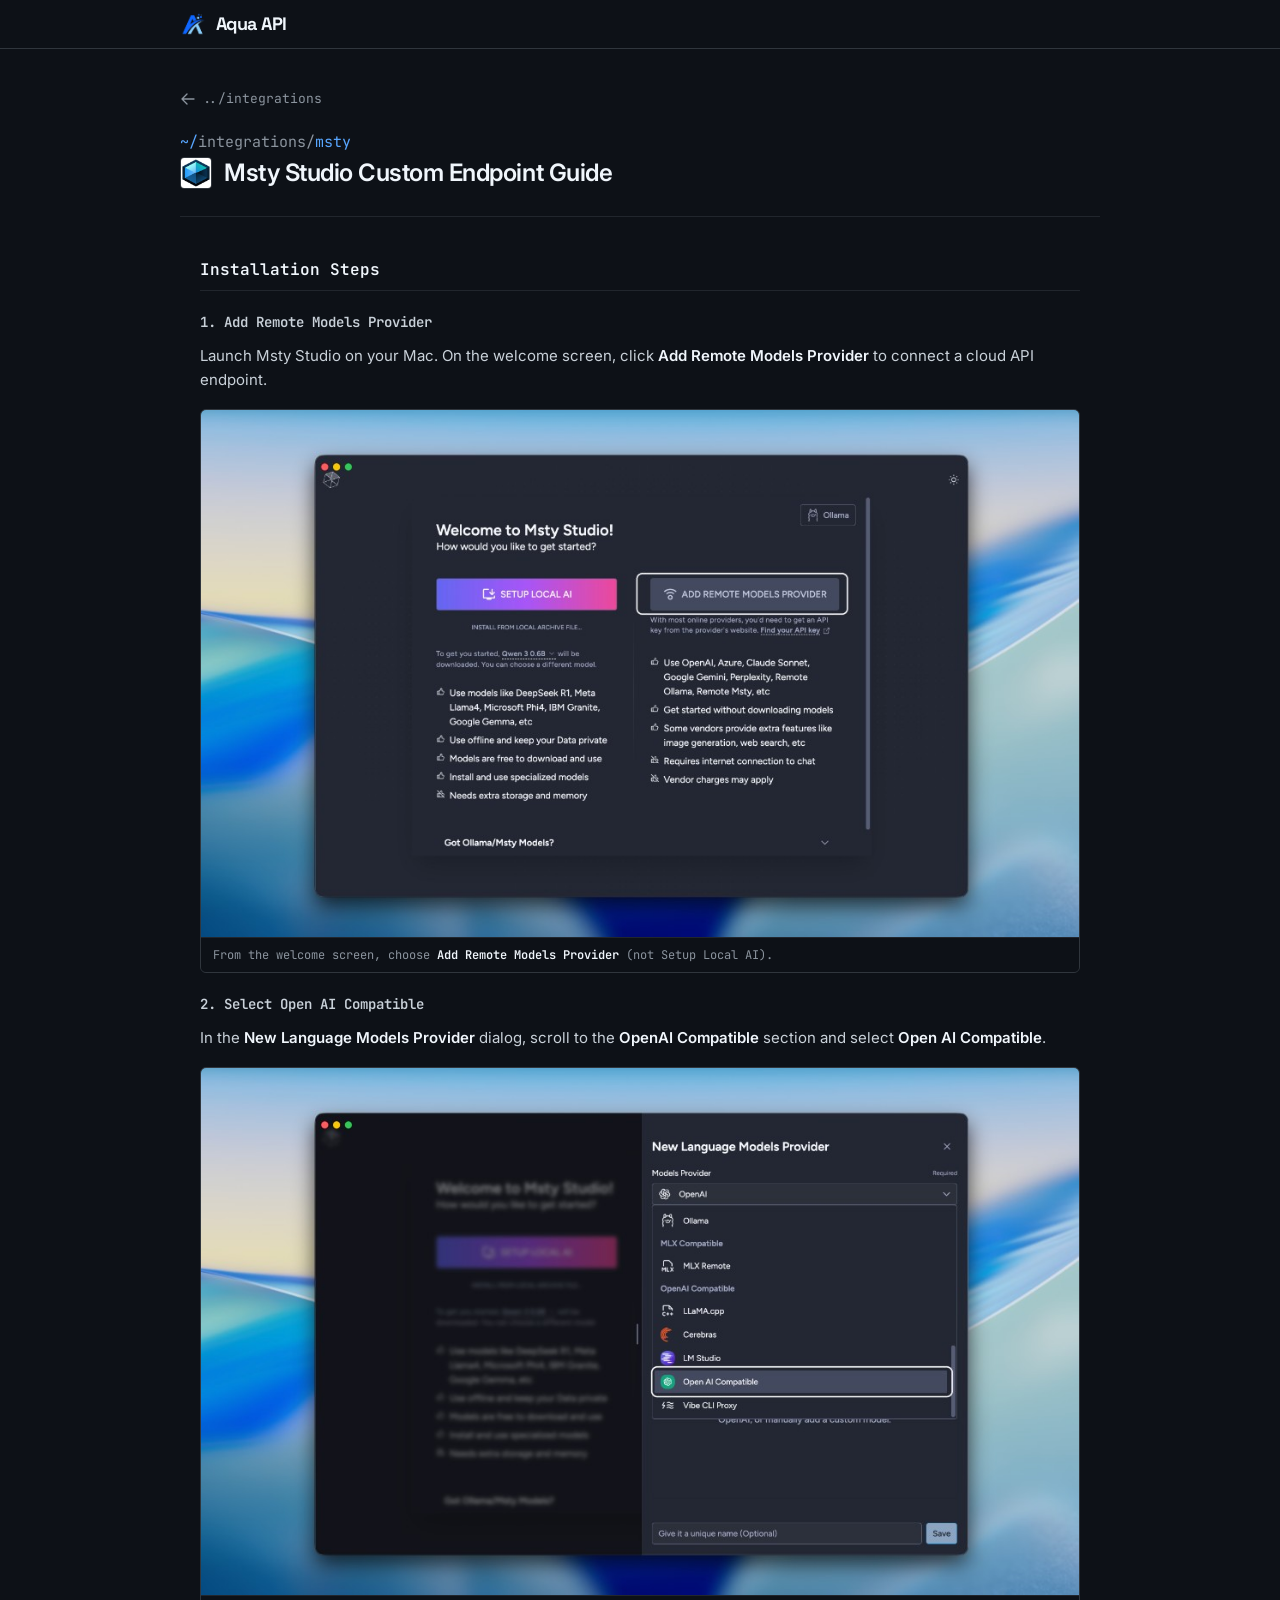
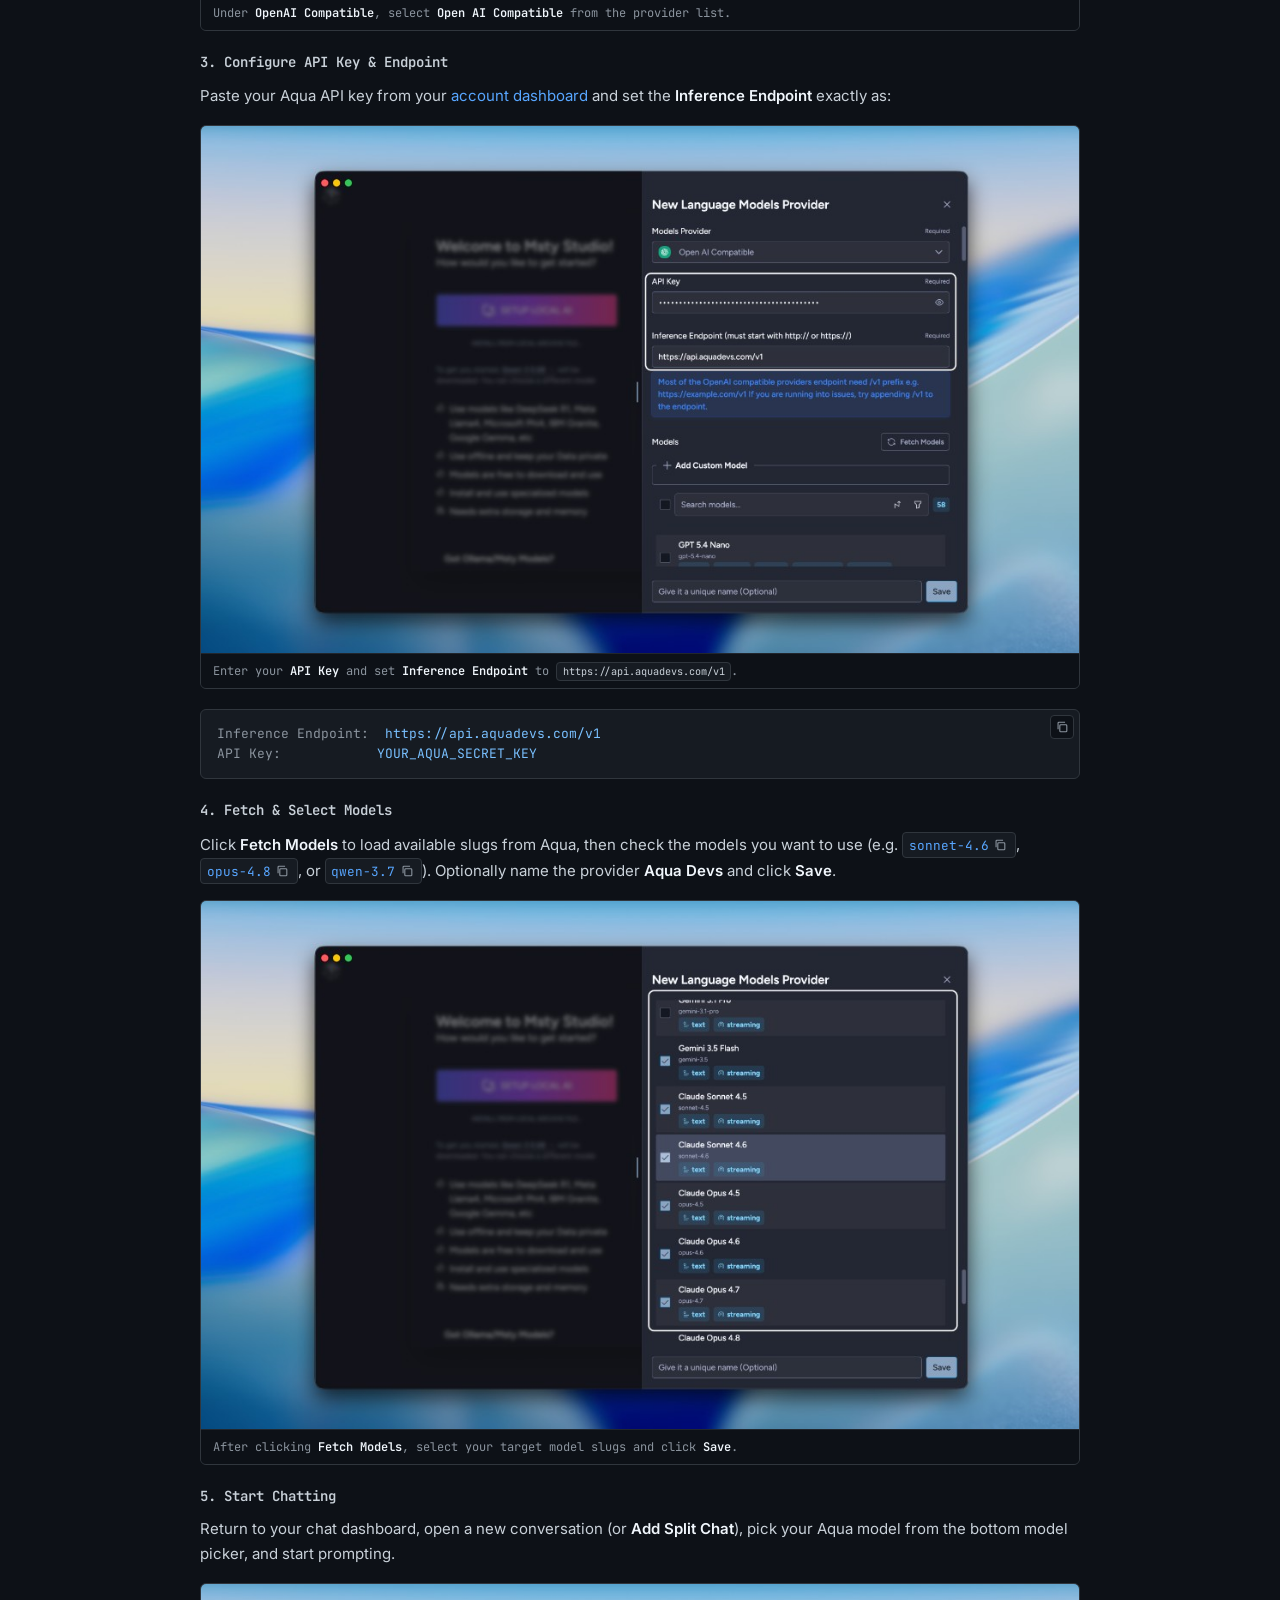
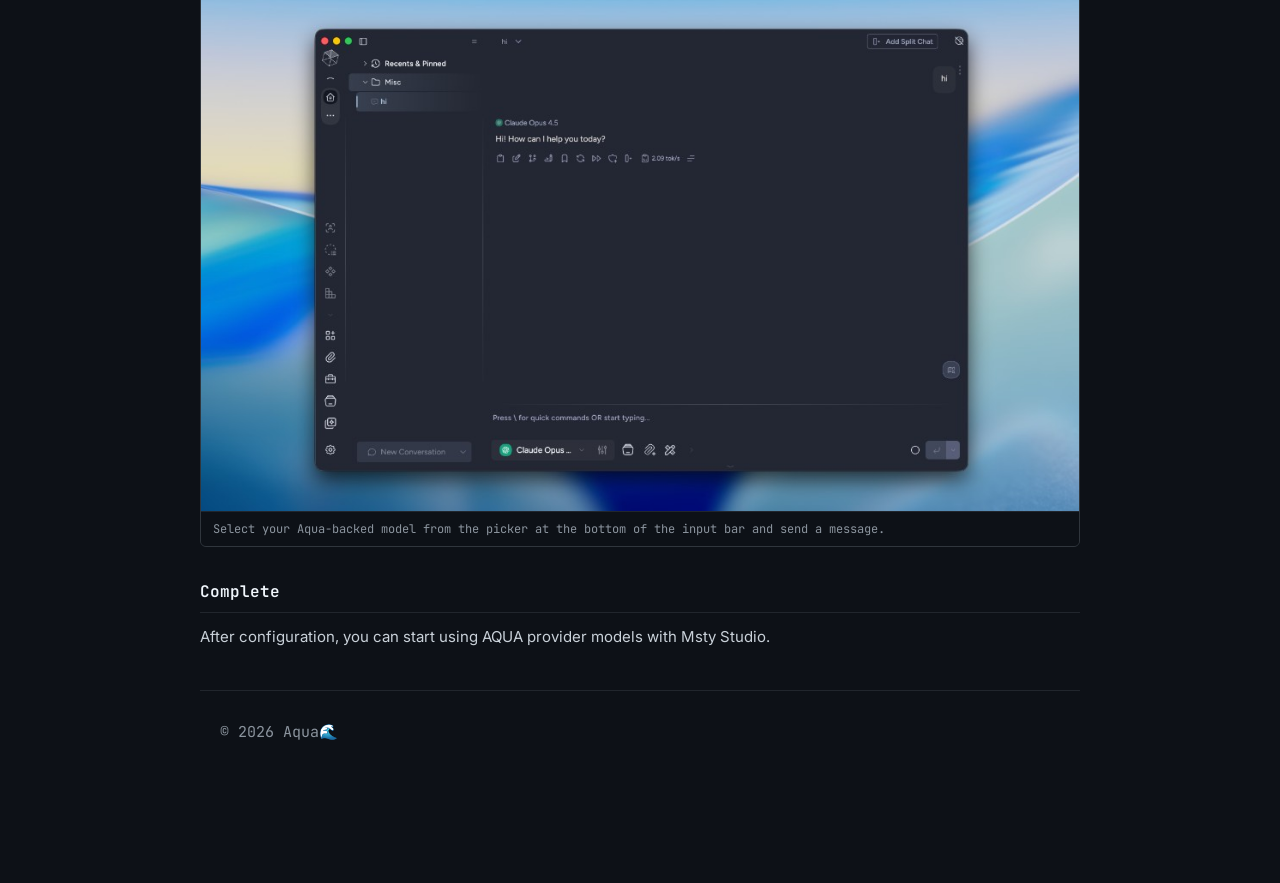
<file: guides/msty.html>
<!DOCTYPE html>
<html lang="en">
<head>
  <meta charset="UTF-8">
  <meta name="viewport" content="width=device-width, initial-scale=1.0">
  <title>Msty Studio Custom Endpoint Guide — Aqua API</title>
  <link rel="icon" href="../assets/aqua-logo.png" type="image/png">
  <link rel="preconnect" href="https://fonts.googleapis.com">
  <link rel="preconnect" href="https://fonts.gstatic.com" crossorigin>
  <link href="https://fonts.googleapis.com/css2?family=Inter:wght@400;500;600&family=JetBrains+Mono:wght@400;500&family=Space+Grotesk:wght@700&display=swap" rel="stylesheet">
  <style>
:root {
  --bg: #0d1117;
  --surface: #161b22;
  --border: #30363d;
  --border-muted: #21262d;
  --text: #c9d1d9;
  --text-muted: #8b949e;
  --text-bright: #f0f6fc;
  --accent: #58a6ff;
  --mono: 'JetBrains Mono', ui-monospace, 'SF Mono', Menlo, Consolas, monospace;
  --sans: 'Inter', system-ui, -apple-system, sans-serif;
  --max: 960px;
  --radius: 6px;
}

* {
  box-sizing: border-box;
  -webkit-font-smoothing: antialiased;
  -moz-osx-font-smoothing: grayscale;
}

html { scroll-behavior: smooth; }

body {
  margin: 0;
  min-height: 100vh;
  font-family: var(--sans);
  font-size: 15px;
  line-height: 1.6;
  color: var(--text);
  background: var(--bg);
}

::selection {
  background: rgba(88, 166, 255, 0.25);
  color: var(--text-bright);
}

a { color: var(--accent); }

.site-header {
  position: sticky;
  top: 0;
  z-index: 50;
  border-bottom: 1px solid var(--border);
  background: var(--bg);
}

.site-header__inner,
.site-main {
  max-width: var(--max);
  margin: 0 auto;
  padding: 0 1.25rem;
}

.site-header__inner {
  display: flex;
  align-items: center;
  justify-content: space-between;
  height: 3rem;
  gap: 1rem;
}

.site-logo {
  display: inline-flex;
  align-items: center;
  gap: 0.5rem;
  text-decoration: none;
}

.site-logo__mark {
  width: 1.75rem;
  height: 1.75rem;
  object-fit: contain;
  flex-shrink: 0;
  display: block;
}

.site-logo__text {
  font-family: 'Space Grotesk', var(--sans);
  font-weight: 700;
  font-size: 1.125rem;
  letter-spacing: -0.03em;
  color: var(--text-bright);
  line-height: 1;
  white-space: nowrap;
}

.site-main {
  padding: 2.5rem 1.25rem 3rem;
}

.hub-hero {
  margin-bottom: 2.5rem;
  padding-bottom: 1.5rem;
  border-bottom: 1px solid var(--border-muted);
}

.hub-hero__path {
  margin: 0 0 0.75rem;
  font-family: var(--mono);
  font-size: 0.75rem;
  color: var(--text-muted);
}

.hub-hero__path span { color: var(--accent); }

.hub-hero h1 {
  margin: 0 0 0.5rem;
  font-size: 1.5rem;
  font-weight: 600;
  letter-spacing: -0.02em;
  color: var(--text-bright);
}

.hub-hero p {
  margin: 0;
  max-width: 42rem;
  color: var(--text-muted);
  font-size: 0.9375rem;
}

.hub-hero code {
  font-family: var(--mono);
  font-size: 0.8125rem;
  color: var(--text);
  background: var(--surface);
  border: 1px solid var(--border);
  border-radius: 4px;
  padding: 0.1rem 0.4rem;
}

.category-block { margin-bottom: 2rem; }

.category-label {
  margin: 0 0 0.75rem;
  font-family: var(--mono);
  font-size: 0.6875rem;
  font-weight: 500;
  letter-spacing: 0.06em;
  text-transform: uppercase;
  color: var(--text-muted);
}

.integration-grid {
  display: grid;
  grid-template-columns: 1fr;
  gap: 0.5rem;
}

@media (min-width: 640px) {
  .integration-grid { grid-template-columns: repeat(2, 1fr); }
}

@media (min-width: 900px) {
  .integration-grid--three { grid-template-columns: repeat(3, 1fr); }
}

.hub-page .site-header {
  border-bottom: none;
}

.hub-page .site-header__inner {
  border-bottom: 1px solid var(--border);
}

.hub-page .site-header__inner,
.hub-page .site-main {
  max-width: none;
  width: 100%;
  padding-left: clamp(1.25rem, 4vw, 3rem);
  padding-right: clamp(1.25rem, 4vw, 3rem);
}

.hub-page .integration-grid,
.hub-page .integration-grid--three {
  grid-template-columns: repeat(auto-fill, minmax(280px, 1fr));
}

@media (min-width: 640px) {
  .hub-page .integration-grid,
  .hub-page .integration-grid--three {
    grid-template-columns: repeat(auto-fill, minmax(300px, 1fr));
  }
}

a.integration-card {
  display: block;
  text-decoration: none;
  color: inherit;
  background: var(--surface);
  border: 1px solid var(--border);
  border-radius: var(--radius);
  padding: 1rem 1.125rem;
  transition: border-color 0.15s ease, background 0.15s ease;
}

a.integration-card:hover {
  border-color: var(--text-muted);
  background: #1c2128;
}

a.integration-card:focus-visible {
  outline: 2px solid var(--accent);
  outline-offset: 2px;
}

.integration-card__row {
  display: flex;
  align-items: flex-start;
  justify-content: space-between;
  gap: 0.75rem;
  margin-bottom: 0.75rem;
}

.integration-card__icon {
  width: 2rem;
  height: 2rem;
  flex-shrink: 0;
  border-radius: 4px;
  overflow: hidden;
  border: 1px solid var(--border);
  background: var(--bg);
}

.integration-card__icon img {
  width: 100%;
  height: 100%;
  object-fit: contain;
  display: block;
}

.integration-card__icon--cover img { object-fit: cover; }

.integration-card__tag {
  font-family: var(--mono);
  font-size: 0.625rem;
  font-weight: 500;
  letter-spacing: 0.04em;
  text-transform: uppercase;
  color: var(--text-muted);
  border: 1px solid var(--border);
  border-radius: 4px;
  padding: 0.15rem 0.4rem;
  white-space: nowrap;
  flex-shrink: 0;
}

.integration-card h2 {
  margin: 0 0 0.25rem;
  font-size: 0.9375rem;
  font-weight: 600;
  color: var(--text-bright);
  letter-spacing: -0.01em;
}

.integration-card p {
  margin: 0;
  font-size: 0.8125rem;
  line-height: 1.5;
  color: var(--text-muted);
}

.integration-card__meta {
  margin-top: 0.35rem;
  font-family: var(--mono);
  font-size: 0.6875rem;
  color: var(--text-muted);
}

.integration-card__link {
  display: inline-block;
  margin-top: 0.75rem;
  font-family: var(--mono);
  font-size: 0.75rem;
  color: var(--text-muted);
  transition: color 0.15s ease;
}

a.integration-card:hover .integration-card__link { color: var(--accent); }

.hub-footer {
  margin-top: 2rem;
  padding-top: 1.5rem;
  border-top: 1px solid var(--border-muted);
  font-family: var(--mono);
  font-size: 0.75rem;
  color: var(--text-muted);
}

.hub-footer a {
  color: var(--accent);
  text-decoration: none;
}

.hub-footer a:hover { text-decoration: underline; }

body.guide-page { background: var(--bg); }

.live-model-id-primary,
.live-model-id-secondary,
.live-model-id-tertiary,
.live-model-id-random {
  font-family: inherit;
}

.live-model-id-primary[data-state="loading"],
.live-model-id-secondary[data-state="loading"],
.live-model-id-tertiary[data-state="loading"],
.live-model-id-random[data-state="loading"] {
  color: var(--text-muted);
  cursor: default;
  user-select: none;
}

.live-model-id-primary[data-state="live"],
.live-model-id-secondary[data-state="live"],
.live-model-id-tertiary[data-state="live"],
.live-model-id-random[data-state="live"],
.live-model-id-primary[data-state="fallback"],
.live-model-id-secondary[data-state="fallback"],
.live-model-id-tertiary[data-state="fallback"],
.live-model-id-random[data-state="fallback"] {
  color: var(--accent);
}

.live-model-chip {
  display: inline-flex;
  align-items: center;
  gap: 0.15rem;
  vertical-align: baseline;
}

.live-model-chip .copy-icon-btn {
  width: 1.125rem;
  height: 1.125rem;
}

.models-list__row {
  display: flex;
  align-items: center;
  gap: 0.35rem;
  min-width: 0;
}

.copy-icon-btn {
  display: inline-flex;
  align-items: center;
  justify-content: center;
  width: 1.5rem;
  height: 1.5rem;
  padding: 0;
  flex-shrink: 0;
  color: var(--text-muted);
  background: transparent;
  border: 1px solid transparent;
  border-radius: 4px;
  cursor: pointer;
  vertical-align: middle;
  transition: color 0.15s ease, border-color 0.15s ease, background 0.15s ease;
}

.copy-icon-btn:hover {
  color: var(--text-bright);
  background: var(--surface);
  border-color: var(--border);
}

.copy-icon-btn.copied {
  color: #3fb950;
  border-color: #3fb950;
}

.copy-icon-btn svg {
  width: 0.875rem;
  height: 0.875rem;
  display: block;
  pointer-events: none;
}




.guide-back-btn {
  display: inline-flex;
  align-items: center;
  gap: 0.4rem;
  margin-bottom: 1.25rem;
  font-family: var(--mono);
  font-size: 0.8125rem;
  color: var(--text-muted);
  text-decoration: none;
  transition: color 0.15s ease;
}

.guide-back-btn:hover { color: var(--text); }

.guide-back-btn svg {
  width: 1rem;
  height: 1rem;
  flex-shrink: 0;
}

.guide-hero__title {
  display: flex;
  align-items: center;
  gap: 0.75rem;
}

.guide-hero__title h1 {
  margin: 0;
  font-size: 1.5rem;
  font-weight: 600;
  letter-spacing: -0.02em;
  color: var(--text-bright);
}

.guide-hero__icon {
  width: 2rem;
  height: 2rem;
  flex-shrink: 0;
  border-radius: 4px;
  border: 1px solid var(--border);
  background: var(--bg);
  object-fit: contain;
}

.guide-hero__icon--cover { object-fit: cover; }

.doc-guide {
  max-width: var(--max);
  margin: 0 auto;
  padding: 0 1.25rem 2.5rem;
  color: var(--text);
  line-height: 1.65;
}

.doc-guide h2 {
  margin: 2rem 0 0.75rem;
  padding-bottom: 0.4rem;
  font-size: 1rem;
  font-weight: 600;
  color: var(--text-bright);
  border-bottom: 1px solid var(--border-muted);
  font-family: var(--mono);
}

.doc-guide h3 {
  margin: 1.25rem 0 0.5rem;
  font-size: 0.875rem;
  font-weight: 600;
  color: var(--text);
  font-family: var(--mono);
}

.doc-guide p {
  margin: 0.6rem 0;
  font-size: 0.9375rem;
}

.doc-guide strong {
  color: var(--text-bright);
  font-weight: 600;
}

.doc-guide a {
  color: var(--accent);
  text-decoration: none;
}

.doc-guide a:hover { text-decoration: underline; }

.doc-guide kbd {
  display: inline-flex;
  align-items: center;
  padding: 0.1rem 0.35rem;
  font-family: var(--mono);
  font-size: 0.75rem;
  color: var(--text);
  background: var(--surface);
  border: 1px solid var(--border);
  border-radius: 4px;
}

.doc-guide code.inline {
  font-family: var(--mono);
  font-size: 0.85em;
  color: var(--text);
  background: var(--surface);
  border: 1px solid var(--border);
  border-radius: 4px;
  padding: 0.1rem 0.35rem;
}

.doc-guide pre {
  background: var(--surface);
  border: 1px solid var(--border);
  border-radius: var(--radius);
  padding: 0.875rem 1rem;
  overflow-x: auto;
  margin: 0.6rem 0 1rem;
}

.doc-guide pre code {
  font-family: var(--mono);
  font-size: 0.8125rem;
  color: var(--text);
  white-space: pre;
  display: block;
  line-height: 1.55;
}

.doc-guide .kw { color: #ff7b72; }
.doc-guide .flag { color: #79c0ff; }
.doc-guide .comment { color: var(--text-muted); }
.doc-guide .val { color: #79c0ff; }

.doc-guide .code-wrapper {
  position: relative;
  margin: 0.6rem 0 1rem;
}

.doc-guide .code-wrapper pre {
  margin: 0;
  padding-right: 5rem;
}

.doc-guide .copy-button {
  position: absolute;
  top: 0.4rem;
  right: 0.4rem;
  background: var(--bg);
  border: 1px solid var(--border);
}


.doc-guide .info {
  background: var(--surface);
  border: 1px solid var(--border);
  border-left: 3px solid var(--accent);
  padding: 0.875rem 1rem;
  margin: 1.5rem 0 1rem;
  border-radius: var(--radius);
}

.doc-guide .info p {
  margin: 0;
  font-size: 0.875rem;
}

.doc-guide .guide-figure {
  margin: 1rem 0 1.25rem;
  border: 1px solid var(--border);
  border-radius: var(--radius);
  overflow: hidden;
  background: var(--surface);
}

.doc-guide .guide-figure img {
  width: 100%;
  height: auto;
  display: block;
}

.doc-guide .guide-figure figcaption {
  padding: 0.5rem 0.75rem;
  font-family: var(--mono);
  font-size: 0.75rem;
  color: var(--text-muted);
  border-top: 1px solid var(--border-muted);
  background: var(--bg);
  line-height: 1.5;
}

.doc-guide footer {
  margin-top: 2.5rem;
  padding-top: 1.25rem;
  border-top: 1px solid var(--border-muted);
}

.site-footer {
  max-width: var(--max);
  margin: 0 auto;
  padding: 1.25rem 1.25rem 2.5rem;
}

.site-footer__copy {
  margin: 0;
  font-family: var(--mono);
  font-size: 0.75rem;
  color: var(--text-muted);
}

@media (max-width: 640px) {
  .guide-hero__title h1 { font-size: 1.2rem; }
}

  </style>
</head>
<body class="guide-page">

  <header class="site-header">
    <div class="site-header__inner">
      <a href="../" class="site-logo" aria-label="Aqua API">
        <img src="../assets/aqua-logo.png" alt="" class="site-logo__mark" width="28" height="28" aria-hidden="true" />
        <span class="site-logo__text">Aqua API</span>
      </a>
    </div>
  </header>

  <main class="site-main">
    <a href="../" class="guide-back-btn" aria-label="Back to integrations">
      <svg fill="none" viewBox="0 0 24 24" stroke="currentColor" stroke-width="2" aria-hidden="true">
        <path stroke-linecap="round" stroke-linejoin="round" d="M10.5 19.5L3 12m0 0l7.5-7.5M3 12h18"/>
      </svg>
      <span>../integrations</span>
    </a>

    <section class="hub-hero">
      <p class="hub-hero__path"><span>~/</span>integrations/<span>msty</span></p>
      <div class="guide-hero__title">
        <img src="../assets/msty-logo.png" alt="Msty Studio" class="guide-hero__icon" width="32" height="32" />
        <h1>Msty Studio Custom Endpoint Guide</h1>
      </div>
</section>

    <article class="doc-guide">
      <div class="content">
<h2>Installation Steps</h2>

          <h3>1. Add Remote Models Provider</h3>
          <p>Launch Msty Studio on your Mac. On the welcome screen, click <strong>Add Remote Models Provider</strong> to connect a cloud API endpoint.</p>
          <figure class="guide-figure">
            <img src="../assets/msty-step1-welcome.png" alt="Msty Studio welcome screen with Add Remote Models Provider button highlighted" loading="lazy" />
            <figcaption>From the welcome screen, choose <strong>Add Remote Models Provider</strong> (not Setup Local AI).</figcaption>
          </figure>

          <h3>2. Select Open AI Compatible</h3>
          <p>In the <strong>New Language Models Provider</strong> dialog, scroll to the <strong>OpenAI Compatible</strong> section and select <strong>Open AI Compatible</strong>.</p>
          <figure class="guide-figure">
            <img src="../assets/msty-step2-provider-list.png" alt="Msty provider list with Open AI Compatible selected" loading="lazy" />
            <figcaption>Under <strong>OpenAI Compatible</strong>, select <strong>Open AI Compatible</strong> from the provider list.</figcaption>
          </figure>

          <h3>3. Configure API Key &amp; Endpoint</h3>
          <p>Paste your Aqua API key from your <a href="https://aquadevs.com/dashboard" target="_blank" rel="noopener noreferrer">account dashboard</a> and set the <strong>Inference Endpoint</strong> exactly as:</p>
          <figure class="guide-figure">
            <img src="../assets/msty-step3-endpoint-config.png" alt="Msty Open AI Compatible settings with API Key and Inference Endpoint filled in" loading="lazy" />
            <figcaption>Enter your <strong>API Key</strong> and set <strong>Inference Endpoint</strong> to <code class="inline">https://api.aquadevs.com/v1</code>.</figcaption>
          </figure>
          <div class="code-wrapper">
            <pre><code id="msty-base-url"><span class="comment">Inference Endpoint:</span>  <span class="val">https://api.aquadevs.com/v1</span>
<span class="comment">API Key:</span>            <span class="val">YOUR_AQUA_SECRET_KEY</span></code></pre>
            <button type="button" class="copy-button" onclick="copyFromEl('msty-base-url', this)">Copy</button>
          </div>

          <h3>4. Fetch &amp; Select Models</h3>
          <p>Click <strong>Fetch Models</strong> to load available slugs from Aqua, then check the models you want to use (e.g. <code class="inline"><span class="live-model-id-primary" data-state="loading">loading…</span></code>, <code class="inline"><span class="live-model-id-secondary" data-state="loading">loading…</span></code>, or <code class="inline"><span class="live-model-id-tertiary" data-state="loading">loading…</span></code>). Optionally name the provider <strong>Aqua Devs</strong> and click <strong>Save</strong>.</p>
          <figure class="guide-figure">
            <img src="../assets/msty-step4-fetch-models.png" alt="Msty model list after fetching with Claude and Gemini models selected" loading="lazy" />
            <figcaption>After clicking <strong>Fetch Models</strong>, select your target model slugs and click <strong>Save</strong>.</figcaption>
          </figure>

          <h3>5. Start Chatting</h3>
          <p>Return to your chat dashboard, open a new conversation (or <strong>Add Split Chat</strong>), pick your Aqua model from the bottom model picker, and start prompting.</p>
          <figure class="guide-figure">
            <img src="../assets/msty-step5-chat.png" alt="Msty Studio chat workspace with Claude Opus model active" loading="lazy" />
            <figcaption>Select your Aqua-backed model from the picker at the bottom of the input bar and send a message.</figcaption>
          </figure>

          <h2>Complete</h2>
          <p>After configuration, you can start using AQUA provider models with Msty Studio.</p>
      </div>
      <footer class="site-footer">
        <p class="site-footer__copy">© 2026 Aqua🌊</p>
      </footer>
    </article>
  </main>
  <script src="../assets/copy.js"></script>
  <script src="../assets/models.js"></script>
</body>
</html>
</file>
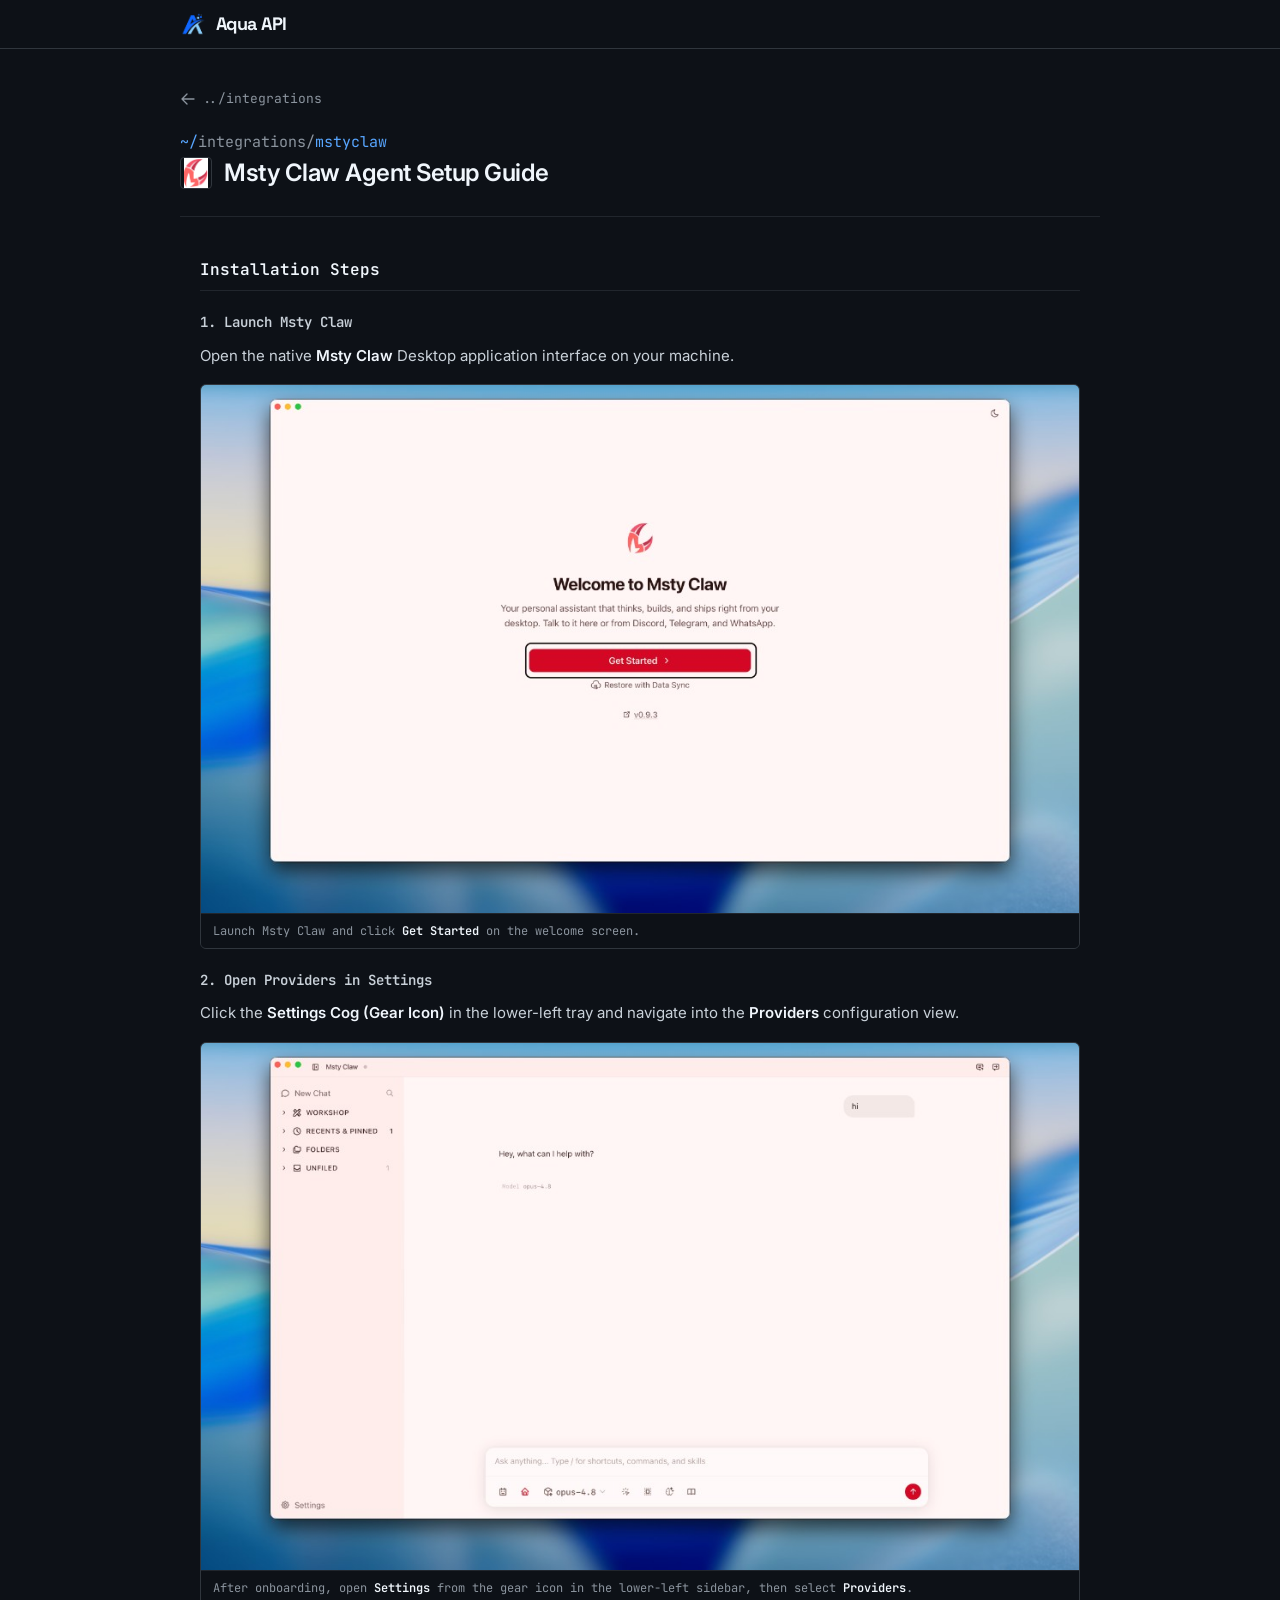
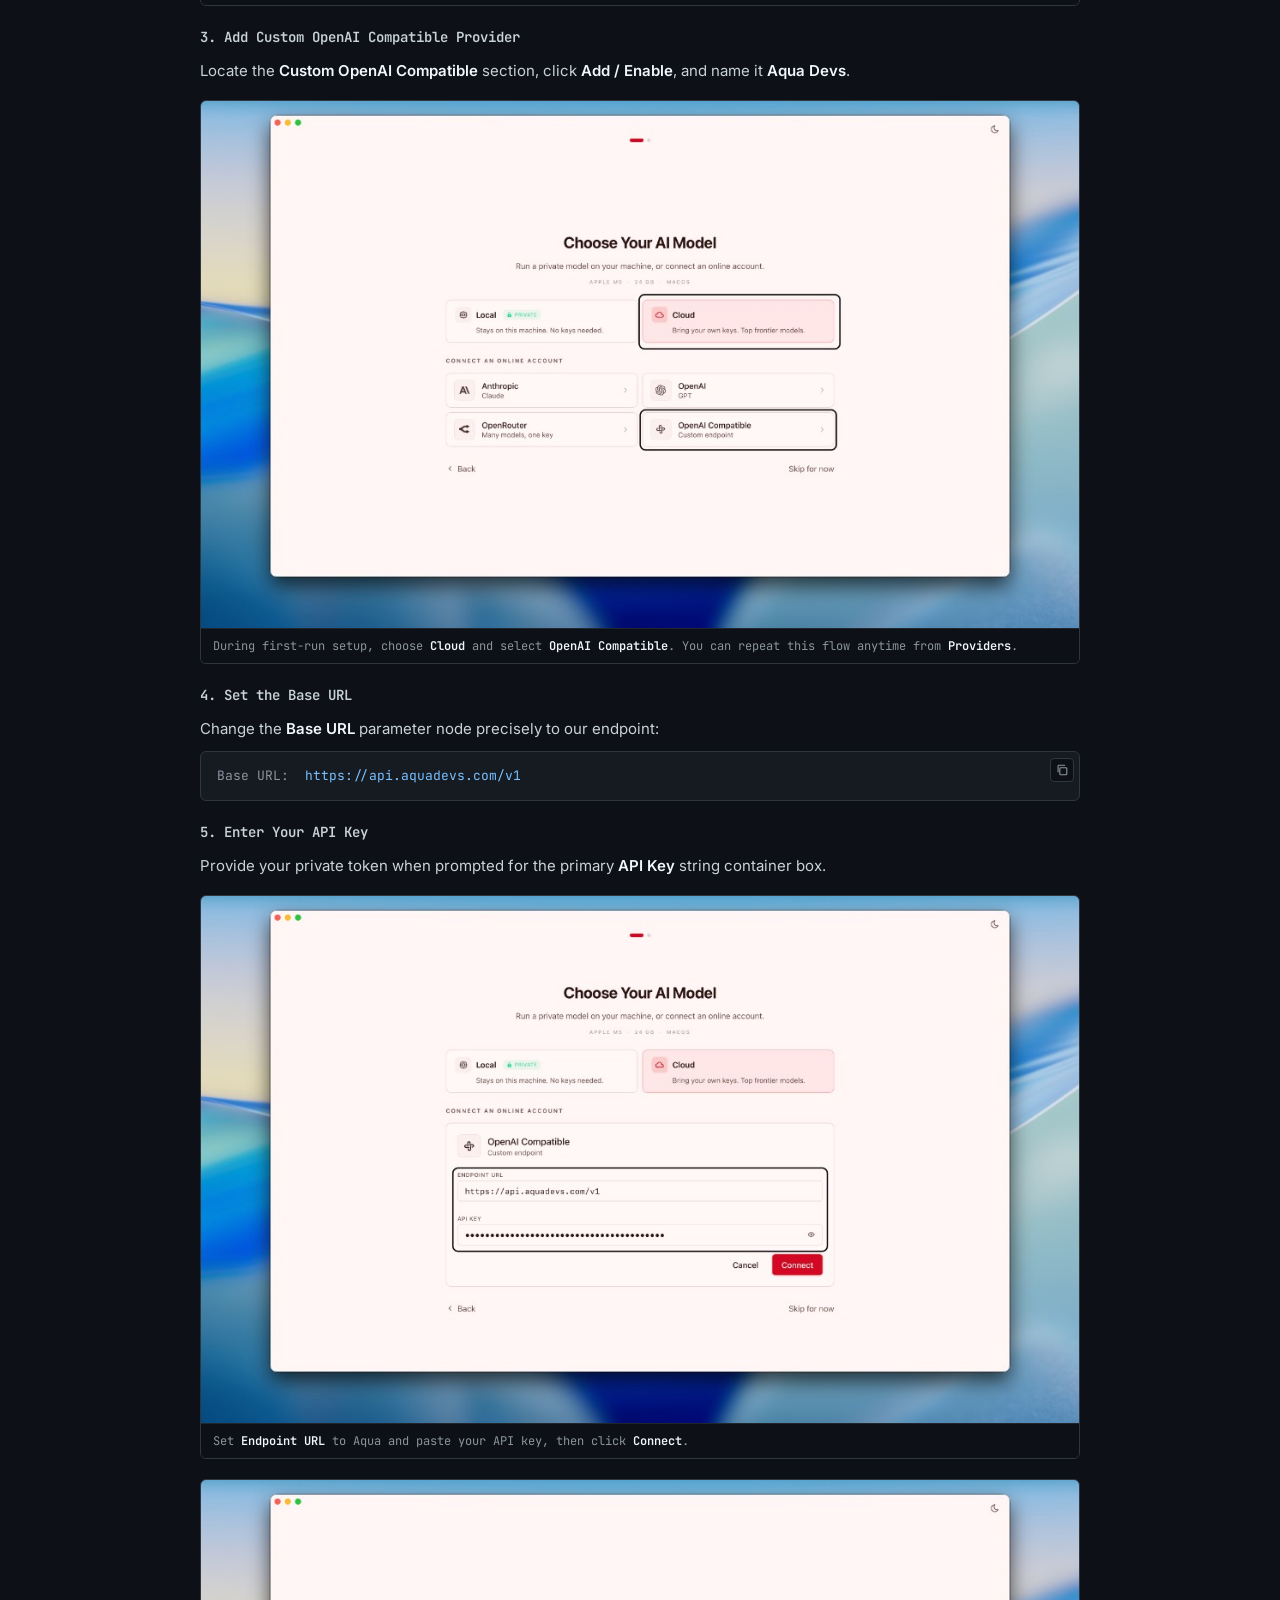
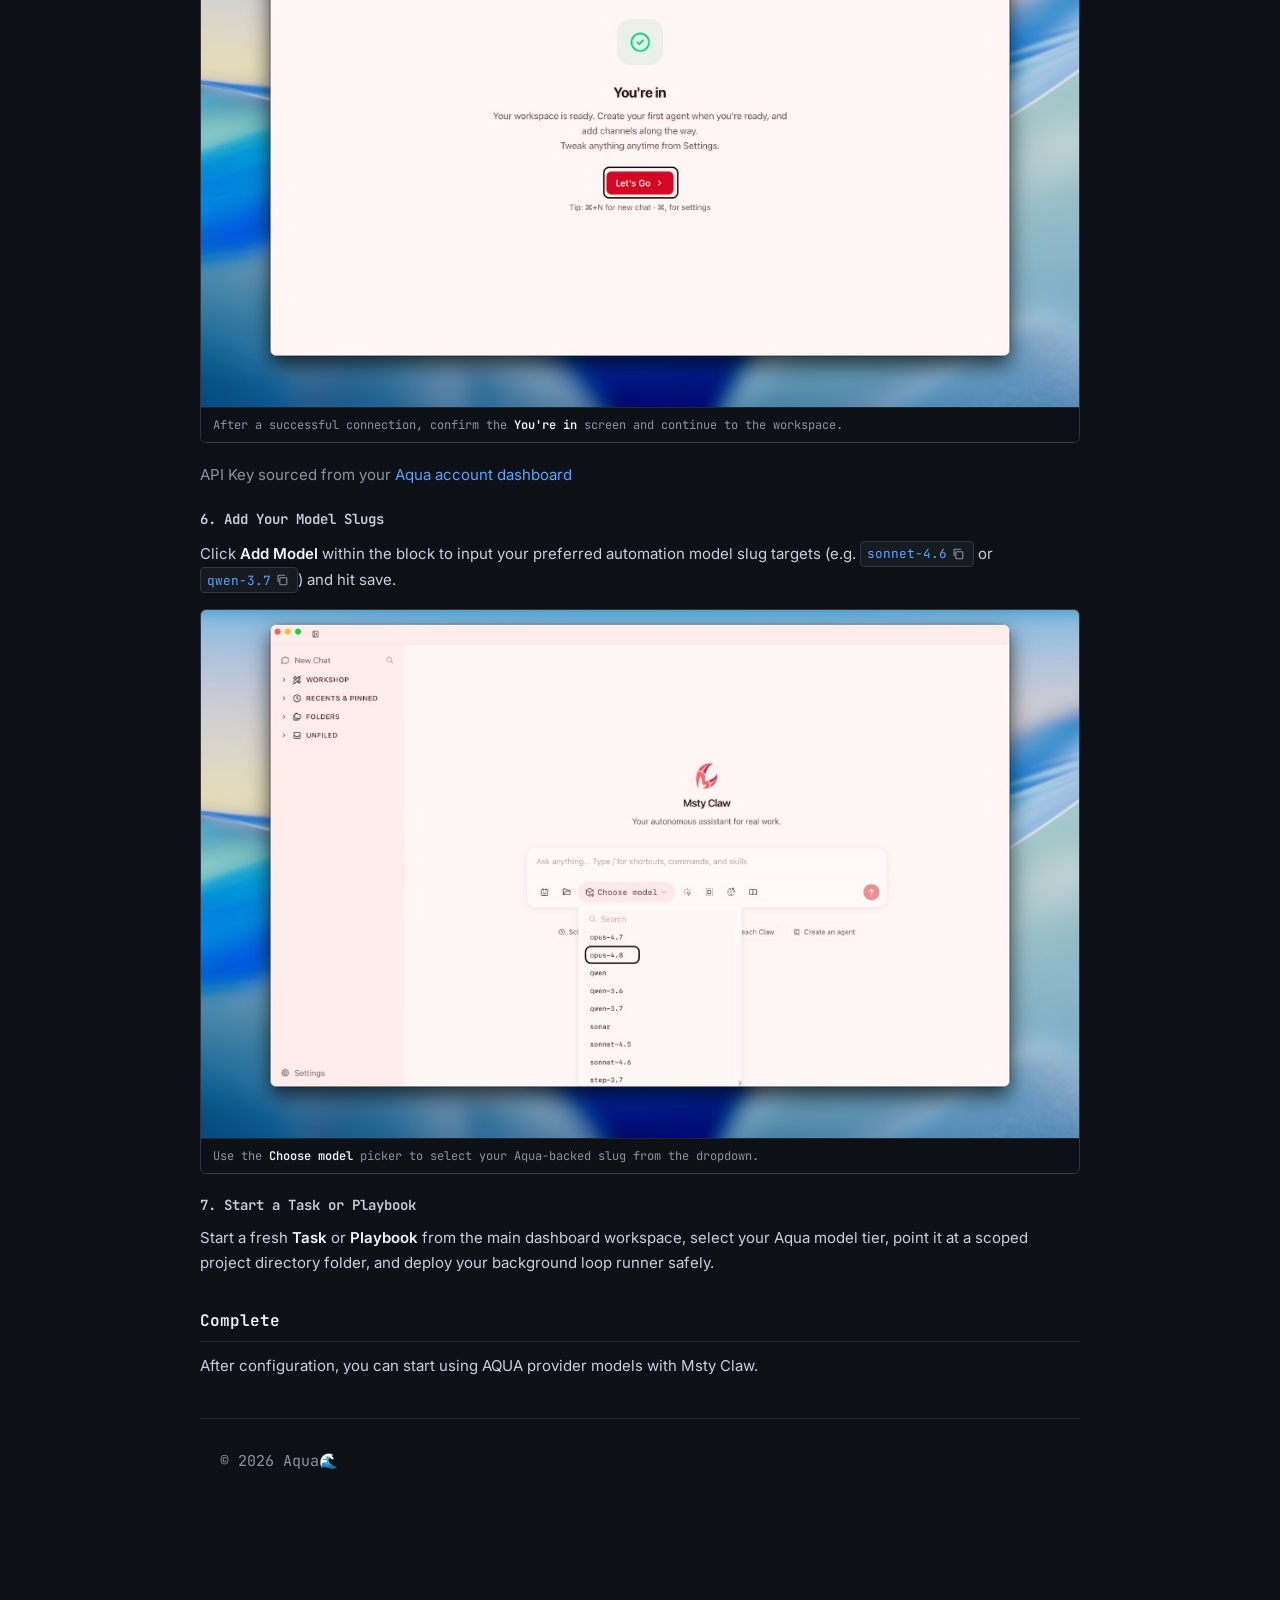
<file: guides/mstyclaw.html>
<!DOCTYPE html>
<html lang="en">
<head>
  <meta charset="UTF-8">
  <meta name="viewport" content="width=device-width, initial-scale=1.0">
  <title>Msty Claw Agent Setup Guide — Aqua API</title>
  <link rel="icon" href="../assets/aqua-logo.png" type="image/png">
  <link rel="preconnect" href="https://fonts.googleapis.com">
  <link rel="preconnect" href="https://fonts.gstatic.com" crossorigin>
  <link href="https://fonts.googleapis.com/css2?family=Inter:wght@400;500;600&family=JetBrains+Mono:wght@400;500&family=Space+Grotesk:wght@700&display=swap" rel="stylesheet">
  <style>
:root {
  --bg: #0d1117;
  --surface: #161b22;
  --border: #30363d;
  --border-muted: #21262d;
  --text: #c9d1d9;
  --text-muted: #8b949e;
  --text-bright: #f0f6fc;
  --accent: #58a6ff;
  --mono: 'JetBrains Mono', ui-monospace, 'SF Mono', Menlo, Consolas, monospace;
  --sans: 'Inter', system-ui, -apple-system, sans-serif;
  --max: 960px;
  --radius: 6px;
}

* {
  box-sizing: border-box;
  -webkit-font-smoothing: antialiased;
  -moz-osx-font-smoothing: grayscale;
}

html { scroll-behavior: smooth; }

body {
  margin: 0;
  min-height: 100vh;
  font-family: var(--sans);
  font-size: 15px;
  line-height: 1.6;
  color: var(--text);
  background: var(--bg);
}

::selection {
  background: rgba(88, 166, 255, 0.25);
  color: var(--text-bright);
}

a { color: var(--accent); }

.site-header {
  position: sticky;
  top: 0;
  z-index: 50;
  border-bottom: 1px solid var(--border);
  background: var(--bg);
}

.site-header__inner,
.site-main {
  max-width: var(--max);
  margin: 0 auto;
  padding: 0 1.25rem;
}

.site-header__inner {
  display: flex;
  align-items: center;
  justify-content: space-between;
  height: 3rem;
  gap: 1rem;
}

.site-logo {
  display: inline-flex;
  align-items: center;
  gap: 0.5rem;
  text-decoration: none;
}

.site-logo__mark {
  width: 1.75rem;
  height: 1.75rem;
  object-fit: contain;
  flex-shrink: 0;
  display: block;
}

.site-logo__text {
  font-family: 'Space Grotesk', var(--sans);
  font-weight: 700;
  font-size: 1.125rem;
  letter-spacing: -0.03em;
  color: var(--text-bright);
  line-height: 1;
  white-space: nowrap;
}

.site-main {
  padding: 2.5rem 1.25rem 3rem;
}

.hub-hero {
  margin-bottom: 2.5rem;
  padding-bottom: 1.5rem;
  border-bottom: 1px solid var(--border-muted);
}

.hub-hero__path {
  margin: 0 0 0.75rem;
  font-family: var(--mono);
  font-size: 0.75rem;
  color: var(--text-muted);
}

.hub-hero__path span { color: var(--accent); }

.hub-hero h1 {
  margin: 0 0 0.5rem;
  font-size: 1.5rem;
  font-weight: 600;
  letter-spacing: -0.02em;
  color: var(--text-bright);
}

.hub-hero p {
  margin: 0;
  max-width: 42rem;
  color: var(--text-muted);
  font-size: 0.9375rem;
}

.hub-hero code {
  font-family: var(--mono);
  font-size: 0.8125rem;
  color: var(--text);
  background: var(--surface);
  border: 1px solid var(--border);
  border-radius: 4px;
  padding: 0.1rem 0.4rem;
}

.category-block { margin-bottom: 2rem; }

.category-label {
  margin: 0 0 0.75rem;
  font-family: var(--mono);
  font-size: 0.6875rem;
  font-weight: 500;
  letter-spacing: 0.06em;
  text-transform: uppercase;
  color: var(--text-muted);
}

.integration-grid {
  display: grid;
  grid-template-columns: 1fr;
  gap: 0.5rem;
}

@media (min-width: 640px) {
  .integration-grid { grid-template-columns: repeat(2, 1fr); }
}

@media (min-width: 900px) {
  .integration-grid--three { grid-template-columns: repeat(3, 1fr); }
}

.hub-page .site-header {
  border-bottom: none;
}

.hub-page .site-header__inner {
  border-bottom: 1px solid var(--border);
}

.hub-page .site-header__inner,
.hub-page .site-main {
  max-width: none;
  width: 100%;
  padding-left: clamp(1.25rem, 4vw, 3rem);
  padding-right: clamp(1.25rem, 4vw, 3rem);
}

.hub-page .integration-grid,
.hub-page .integration-grid--three {
  grid-template-columns: repeat(auto-fill, minmax(280px, 1fr));
}

@media (min-width: 640px) {
  .hub-page .integration-grid,
  .hub-page .integration-grid--three {
    grid-template-columns: repeat(auto-fill, minmax(300px, 1fr));
  }
}

a.integration-card {
  display: block;
  text-decoration: none;
  color: inherit;
  background: var(--surface);
  border: 1px solid var(--border);
  border-radius: var(--radius);
  padding: 1rem 1.125rem;
  transition: border-color 0.15s ease, background 0.15s ease;
}

a.integration-card:hover {
  border-color: var(--text-muted);
  background: #1c2128;
}

a.integration-card:focus-visible {
  outline: 2px solid var(--accent);
  outline-offset: 2px;
}

.integration-card__row {
  display: flex;
  align-items: flex-start;
  justify-content: space-between;
  gap: 0.75rem;
  margin-bottom: 0.75rem;
}

.integration-card__icon {
  width: 2rem;
  height: 2rem;
  flex-shrink: 0;
  border-radius: 4px;
  overflow: hidden;
  border: 1px solid var(--border);
  background: var(--bg);
}

.integration-card__icon img {
  width: 100%;
  height: 100%;
  object-fit: contain;
  display: block;
}

.integration-card__icon--cover img { object-fit: cover; }

.integration-card__tag {
  font-family: var(--mono);
  font-size: 0.625rem;
  font-weight: 500;
  letter-spacing: 0.04em;
  text-transform: uppercase;
  color: var(--text-muted);
  border: 1px solid var(--border);
  border-radius: 4px;
  padding: 0.15rem 0.4rem;
  white-space: nowrap;
  flex-shrink: 0;
}

.integration-card h2 {
  margin: 0 0 0.25rem;
  font-size: 0.9375rem;
  font-weight: 600;
  color: var(--text-bright);
  letter-spacing: -0.01em;
}

.integration-card p {
  margin: 0;
  font-size: 0.8125rem;
  line-height: 1.5;
  color: var(--text-muted);
}

.integration-card__meta {
  margin-top: 0.35rem;
  font-family: var(--mono);
  font-size: 0.6875rem;
  color: var(--text-muted);
}

.integration-card__link {
  display: inline-block;
  margin-top: 0.75rem;
  font-family: var(--mono);
  font-size: 0.75rem;
  color: var(--text-muted);
  transition: color 0.15s ease;
}

a.integration-card:hover .integration-card__link { color: var(--accent); }

.hub-footer {
  margin-top: 2rem;
  padding-top: 1.5rem;
  border-top: 1px solid var(--border-muted);
  font-family: var(--mono);
  font-size: 0.75rem;
  color: var(--text-muted);
}

.hub-footer a {
  color: var(--accent);
  text-decoration: none;
}

.hub-footer a:hover { text-decoration: underline; }

body.guide-page { background: var(--bg); }

.live-model-id-primary,
.live-model-id-secondary,
.live-model-id-tertiary,
.live-model-id-random {
  font-family: inherit;
}

.live-model-id-primary[data-state="loading"],
.live-model-id-secondary[data-state="loading"],
.live-model-id-tertiary[data-state="loading"],
.live-model-id-random[data-state="loading"] {
  color: var(--text-muted);
  cursor: default;
  user-select: none;
}

.live-model-id-primary[data-state="live"],
.live-model-id-secondary[data-state="live"],
.live-model-id-tertiary[data-state="live"],
.live-model-id-random[data-state="live"],
.live-model-id-primary[data-state="fallback"],
.live-model-id-secondary[data-state="fallback"],
.live-model-id-tertiary[data-state="fallback"],
.live-model-id-random[data-state="fallback"] {
  color: var(--accent);
}

.live-model-chip {
  display: inline-flex;
  align-items: center;
  gap: 0.15rem;
  vertical-align: baseline;
}

.live-model-chip .copy-icon-btn {
  width: 1.125rem;
  height: 1.125rem;
}

.models-list__row {
  display: flex;
  align-items: center;
  gap: 0.35rem;
  min-width: 0;
}

.copy-icon-btn {
  display: inline-flex;
  align-items: center;
  justify-content: center;
  width: 1.5rem;
  height: 1.5rem;
  padding: 0;
  flex-shrink: 0;
  color: var(--text-muted);
  background: transparent;
  border: 1px solid transparent;
  border-radius: 4px;
  cursor: pointer;
  vertical-align: middle;
  transition: color 0.15s ease, border-color 0.15s ease, background 0.15s ease;
}

.copy-icon-btn:hover {
  color: var(--text-bright);
  background: var(--surface);
  border-color: var(--border);
}

.copy-icon-btn.copied {
  color: #3fb950;
  border-color: #3fb950;
}

.copy-icon-btn svg {
  width: 0.875rem;
  height: 0.875rem;
  display: block;
  pointer-events: none;
}




.guide-back-btn {
  display: inline-flex;
  align-items: center;
  gap: 0.4rem;
  margin-bottom: 1.25rem;
  font-family: var(--mono);
  font-size: 0.8125rem;
  color: var(--text-muted);
  text-decoration: none;
  transition: color 0.15s ease;
}

.guide-back-btn:hover { color: var(--text); }

.guide-back-btn svg {
  width: 1rem;
  height: 1rem;
  flex-shrink: 0;
}

.guide-hero__title {
  display: flex;
  align-items: center;
  gap: 0.75rem;
}

.guide-hero__title h1 {
  margin: 0;
  font-size: 1.5rem;
  font-weight: 600;
  letter-spacing: -0.02em;
  color: var(--text-bright);
}

.guide-hero__icon {
  width: 2rem;
  height: 2rem;
  flex-shrink: 0;
  border-radius: 4px;
  border: 1px solid var(--border);
  background: var(--bg);
  object-fit: contain;
}

.guide-hero__icon--cover { object-fit: cover; }

.doc-guide {
  max-width: var(--max);
  margin: 0 auto;
  padding: 0 1.25rem 2.5rem;
  color: var(--text);
  line-height: 1.65;
}

.doc-guide h2 {
  margin: 2rem 0 0.75rem;
  padding-bottom: 0.4rem;
  font-size: 1rem;
  font-weight: 600;
  color: var(--text-bright);
  border-bottom: 1px solid var(--border-muted);
  font-family: var(--mono);
}

.doc-guide h3 {
  margin: 1.25rem 0 0.5rem;
  font-size: 0.875rem;
  font-weight: 600;
  color: var(--text);
  font-family: var(--mono);
}

.doc-guide p {
  margin: 0.6rem 0;
  font-size: 0.9375rem;
}

.doc-guide strong {
  color: var(--text-bright);
  font-weight: 600;
}

.doc-guide a {
  color: var(--accent);
  text-decoration: none;
}

.doc-guide a:hover { text-decoration: underline; }

.doc-guide kbd {
  display: inline-flex;
  align-items: center;
  padding: 0.1rem 0.35rem;
  font-family: var(--mono);
  font-size: 0.75rem;
  color: var(--text);
  background: var(--surface);
  border: 1px solid var(--border);
  border-radius: 4px;
}

.doc-guide code.inline {
  font-family: var(--mono);
  font-size: 0.85em;
  color: var(--text);
  background: var(--surface);
  border: 1px solid var(--border);
  border-radius: 4px;
  padding: 0.1rem 0.35rem;
}

.doc-guide pre {
  background: var(--surface);
  border: 1px solid var(--border);
  border-radius: var(--radius);
  padding: 0.875rem 1rem;
  overflow-x: auto;
  margin: 0.6rem 0 1rem;
}

.doc-guide pre code {
  font-family: var(--mono);
  font-size: 0.8125rem;
  color: var(--text);
  white-space: pre;
  display: block;
  line-height: 1.55;
}

.doc-guide .kw { color: #ff7b72; }
.doc-guide .flag { color: #79c0ff; }
.doc-guide .comment { color: var(--text-muted); }
.doc-guide .val { color: #79c0ff; }

.doc-guide .code-wrapper {
  position: relative;
  margin: 0.6rem 0 1rem;
}

.doc-guide .code-wrapper pre {
  margin: 0;
  padding-right: 5rem;
}

.doc-guide .copy-button {
  position: absolute;
  top: 0.4rem;
  right: 0.4rem;
  background: var(--bg);
  border: 1px solid var(--border);
}


.doc-guide .info {
  background: var(--surface);
  border: 1px solid var(--border);
  border-left: 3px solid var(--accent);
  padding: 0.875rem 1rem;
  margin: 1.5rem 0 1rem;
  border-radius: var(--radius);
}

.doc-guide .info p {
  margin: 0;
  font-size: 0.875rem;
}

.doc-guide .guide-figure {
  margin: 1rem 0 1.25rem;
  border: 1px solid var(--border);
  border-radius: var(--radius);
  overflow: hidden;
  background: var(--surface);
}

.doc-guide .guide-figure img {
  width: 100%;
  height: auto;
  display: block;
}

.doc-guide .guide-figure figcaption {
  padding: 0.5rem 0.75rem;
  font-family: var(--mono);
  font-size: 0.75rem;
  color: var(--text-muted);
  border-top: 1px solid var(--border-muted);
  background: var(--bg);
  line-height: 1.5;
}

.doc-guide footer {
  margin-top: 2.5rem;
  padding-top: 1.25rem;
  border-top: 1px solid var(--border-muted);
}

.site-footer {
  max-width: var(--max);
  margin: 0 auto;
  padding: 1.25rem 1.25rem 2.5rem;
}

.site-footer__copy {
  margin: 0;
  font-family: var(--mono);
  font-size: 0.75rem;
  color: var(--text-muted);
}

@media (max-width: 640px) {
  .guide-hero__title h1 { font-size: 1.2rem; }
}

  </style>
</head>
<body class="guide-page">

  <header class="site-header">
    <div class="site-header__inner">
      <a href="../" class="site-logo" aria-label="Aqua API">
        <img src="../assets/aqua-logo.png" alt="" class="site-logo__mark" width="28" height="28" aria-hidden="true" />
        <span class="site-logo__text">Aqua API</span>
      </a>
    </div>
  </header>

  <main class="site-main">
    <a href="../" class="guide-back-btn" aria-label="Back to integrations">
      <svg fill="none" viewBox="0 0 24 24" stroke="currentColor" stroke-width="2" aria-hidden="true">
        <path stroke-linecap="round" stroke-linejoin="round" d="M10.5 19.5L3 12m0 0l7.5-7.5M3 12h18"/>
      </svg>
      <span>../integrations</span>
    </a>

    <section class="hub-hero">
      <p class="hub-hero__path"><span>~/</span>integrations/<span>mstyclaw</span></p>
      <div class="guide-hero__title">
        <img src="../assets/mstyclaw-logo.png" alt="Msty Claw" class="guide-hero__icon" width="32" height="32" />
        <h1>Msty Claw Agent Setup Guide</h1>
      </div>
</section>

    <article class="doc-guide">
      <div class="content">
<h2>Installation Steps</h2>

          <h3>1. Launch Msty Claw</h3>
          <p>Open the native <strong>Msty Claw</strong> Desktop application interface on your machine.</p>
          <figure class="guide-figure">
            <img src="../assets/mstyclaw-step1-welcome.png" alt="Msty Claw welcome screen with Get Started button" loading="lazy" />
            <figcaption>Launch Msty Claw and click <strong>Get Started</strong> on the welcome screen.</figcaption>
          </figure>

          <h3>2. Open Providers in Settings</h3>
          <p>Click the <strong>Settings Cog (Gear Icon)</strong> in the lower-left tray and navigate into the <strong>Providers</strong> configuration view.</p>
          <figure class="guide-figure">
            <img src="../assets/mstyclaw-step6-chat.png" alt="Msty Claw workspace with Settings gear icon in the lower-left sidebar" loading="lazy" />
            <figcaption>After onboarding, open <strong>Settings</strong> from the gear icon in the lower-left sidebar, then select <strong>Providers</strong>.</figcaption>
          </figure>

          <h3>3. Add Custom OpenAI Compatible Provider</h3>
          <p>Locate the <strong>Custom OpenAI Compatible</strong> section, click <strong>Add / Enable</strong>, and name it <strong>Aqua Devs</strong>.</p>
          <figure class="guide-figure">
            <img src="../assets/mstyclaw-step2-choose-model.png" alt="Msty Claw model setup with Cloud and OpenAI Compatible selected" loading="lazy" />
            <figcaption>During first-run setup, choose <strong>Cloud</strong> and select <strong>OpenAI Compatible</strong>. You can repeat this flow anytime from <strong>Providers</strong>.</figcaption>
          </figure>

          <h3>4. Set the Base URL</h3>
          <p>Change the <strong>Base URL</strong> parameter node precisely to our endpoint:</p>
          <div class="code-wrapper">
            <pre><code id="mstyclaw-base-url"><span class="comment">Base URL:</span>  <span class="val">https://api.aquadevs.com/v1</span></code></pre>
            <button type="button" class="copy-button" onclick="copyFromEl('mstyclaw-base-url', this)">Copy</button>
          </div>

          <h3>5. Enter Your API Key</h3>
          <p>Provide your private token when prompted for the primary <strong>API Key</strong> string container box.</p>
          <figure class="guide-figure">
            <img src="../assets/mstyclaw-step3-connect.png" alt="Msty Claw OpenAI Compatible connection form with endpoint URL and API key fields" loading="lazy" />
            <figcaption>Set <strong>Endpoint URL</strong> to Aqua and paste your API key, then click <strong>Connect</strong>.</figcaption>
          </figure>
          <figure class="guide-figure">
            <img src="../assets/mstyclaw-step4-ready.png" alt="Msty Claw onboarding complete screen showing You're in" loading="lazy" />
            <figcaption>After a successful connection, confirm the <strong>You're in</strong> screen and continue to the workspace.</figcaption>
          </figure>
          <p class="comment">API Key sourced from your <a href="https://aquadevs.com/dashboard" target="_blank" rel="noopener noreferrer">Aqua account dashboard</a></p>

          <h3>6. Add Your Model Slugs</h3>
          <p>Click <strong>Add Model</strong> within the block to input your preferred automation model slug targets (e.g. <code class="inline"><span class="live-model-id-primary" data-state="loading">loading…</span></code> or <code class="inline"><span class="live-model-id-tertiary" data-state="loading">loading…</span></code>) and hit save.</p>
          <figure class="guide-figure">
            <img src="../assets/mstyclaw-step5-select-model.png" alt="Msty Claw model picker dropdown showing available Aqua model slugs" loading="lazy" />
            <figcaption>Use the <strong>Choose model</strong> picker to select your Aqua-backed slug from the dropdown.</figcaption>
          </figure>

          <h3>7. Start a Task or Playbook</h3>
          <p>Start a fresh <strong>Task</strong> or <strong>Playbook</strong> from the main dashboard workspace, select your Aqua model tier, point it at a scoped project directory folder, and deploy your background loop runner safely.</p>

          <h2>Complete</h2>
          <p>After configuration, you can start using AQUA provider models with Msty Claw.</p>
      </div>
      <footer class="site-footer">
        <p class="site-footer__copy">© 2026 Aqua🌊</p>
      </footer>
    </article>
  </main>
  <script src="../assets/copy.js"></script>
  <script src="../assets/models.js"></script>
</body>
</html>
</file>
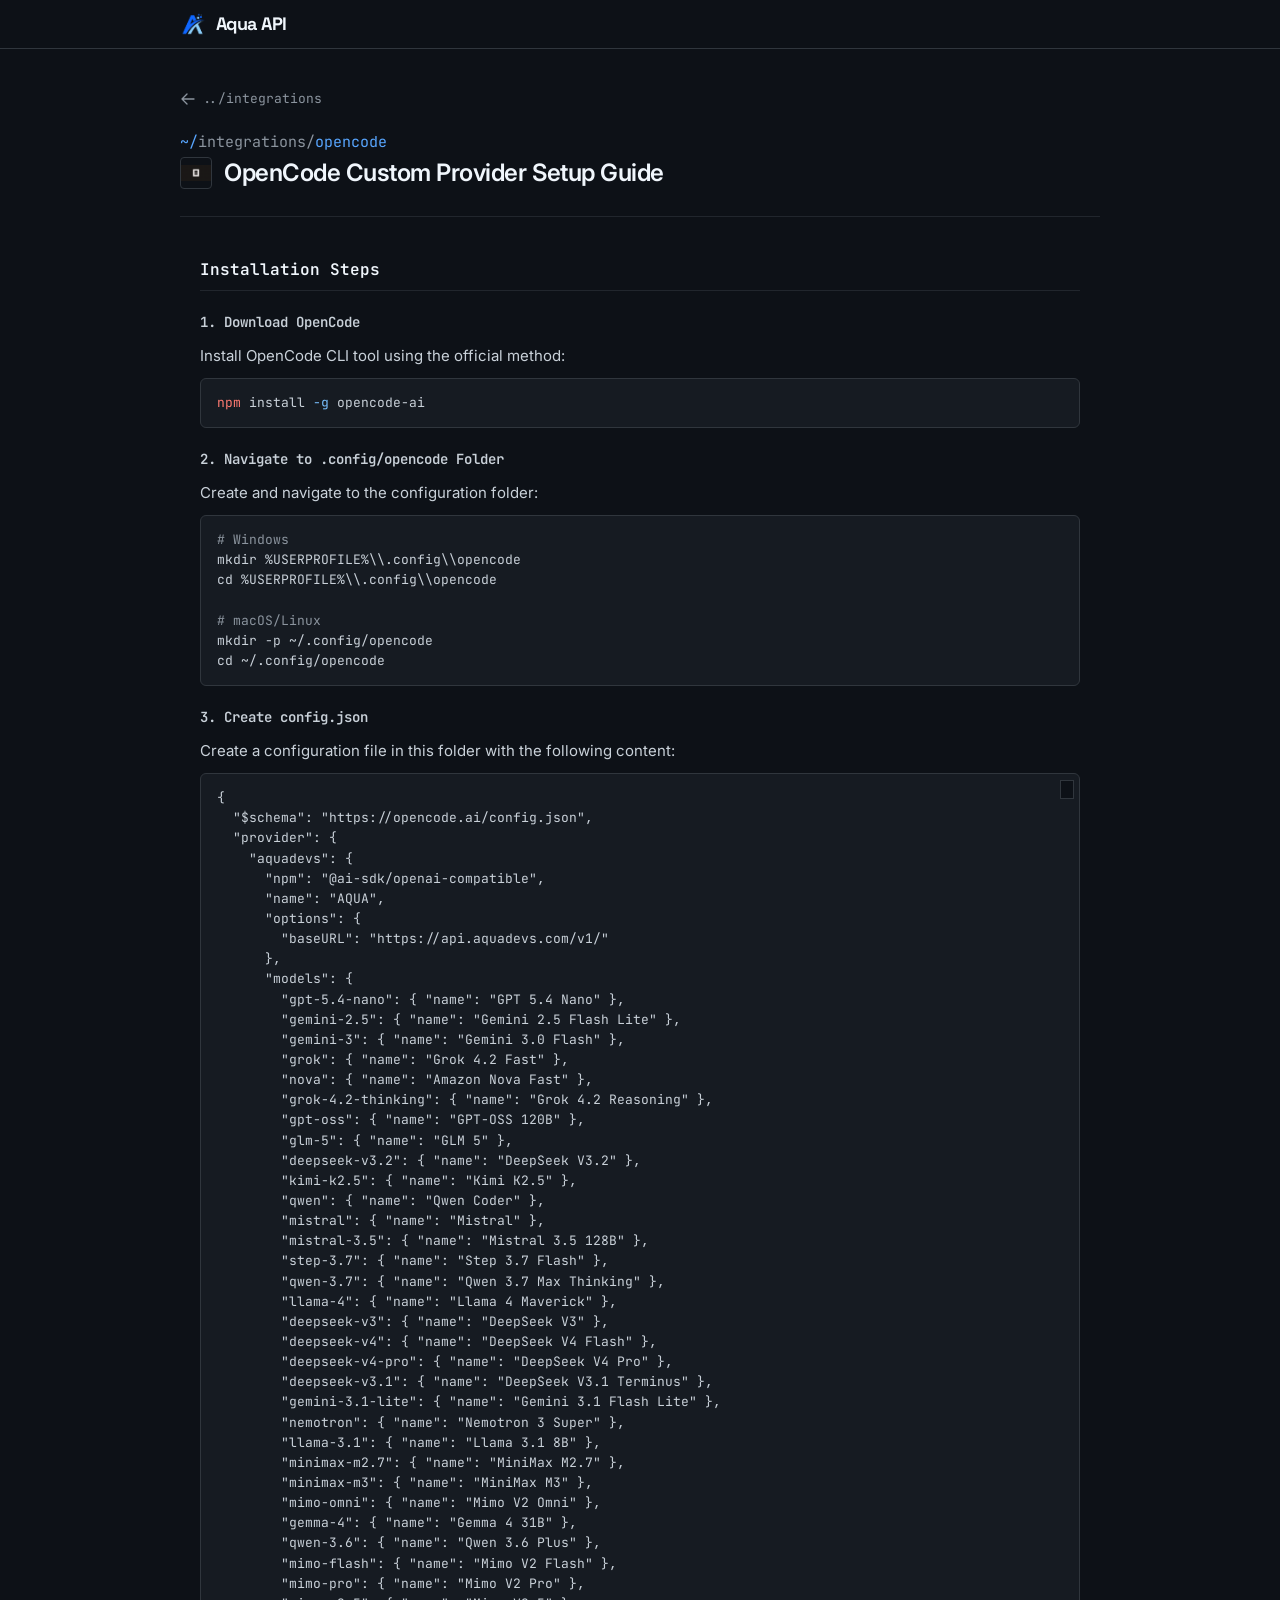
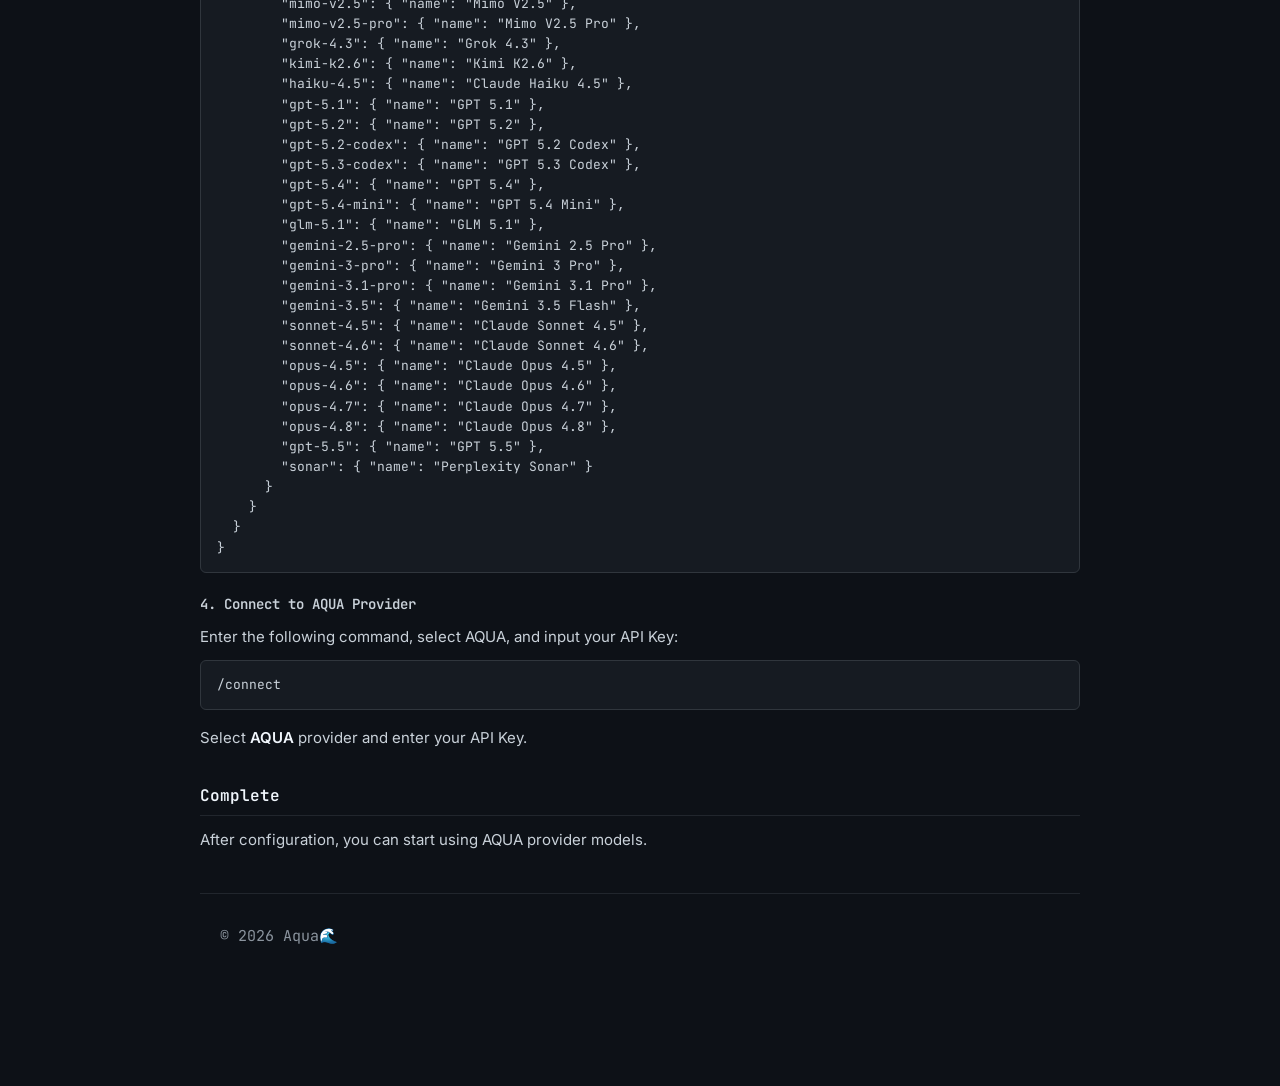
<file: guides/opencode.html>
<!DOCTYPE html>
<html lang="en">
<head>
  <meta charset="UTF-8">
  <meta name="viewport" content="width=device-width, initial-scale=1.0">
  <title>OpenCode Provider Setup Guide — Aqua API</title>
  <link rel="icon" href="../assets/aqua-logo.png" type="image/png">
  <link rel="preconnect" href="https://fonts.googleapis.com">
  <link rel="preconnect" href="https://fonts.gstatic.com" crossorigin>
  <link href="https://fonts.googleapis.com/css2?family=Inter:wght@400;500;600&family=JetBrains+Mono:wght@400;500&family=Space+Grotesk:wght@700&display=swap" rel="stylesheet">
  <style>
:root {
  --bg: #0d1117;
  --surface: #161b22;
  --border: #30363d;
  --border-muted: #21262d;
  --text: #c9d1d9;
  --text-muted: #8b949e;
  --text-bright: #f0f6fc;
  --accent: #58a6ff;
  --mono: 'JetBrains Mono', ui-monospace, 'SF Mono', Menlo, Consolas, monospace;
  --sans: 'Inter', system-ui, -apple-system, sans-serif;
  --max: 960px;
  --radius: 6px;
}

* {
  box-sizing: border-box;
  -webkit-font-smoothing: antialiased;
  -moz-osx-font-smoothing: grayscale;
}

html { scroll-behavior: smooth; }

body {
  margin: 0;
  min-height: 100vh;
  font-family: var(--sans);
  font-size: 15px;
  line-height: 1.6;
  color: var(--text);
  background: var(--bg);
}

::selection {
  background: rgba(88, 166, 255, 0.25);
  color: var(--text-bright);
}

a { color: var(--accent); }

.site-header {
  position: sticky;
  top: 0;
  z-index: 50;
  border-bottom: 1px solid var(--border);
  background: var(--bg);
}

.site-header__inner,
.site-main {
  max-width: var(--max);
  margin: 0 auto;
  padding: 0 1.25rem;
}

.site-header__inner {
  display: flex;
  align-items: center;
  justify-content: space-between;
  height: 3rem;
  gap: 1rem;
}

.site-logo {
  display: inline-flex;
  align-items: center;
  gap: 0.5rem;
  text-decoration: none;
}

.site-logo__mark {
  width: 1.75rem;
  height: 1.75rem;
  object-fit: contain;
  flex-shrink: 0;
  display: block;
}

.site-logo__text {
  font-family: 'Space Grotesk', var(--sans);
  font-weight: 700;
  font-size: 1.125rem;
  letter-spacing: -0.03em;
  color: var(--text-bright);
  line-height: 1;
  white-space: nowrap;
}

.site-main {
  padding: 2.5rem 1.25rem 3rem;
}

.hub-hero {
  margin-bottom: 2.5rem;
  padding-bottom: 1.5rem;
  border-bottom: 1px solid var(--border-muted);
}

.hub-hero__path {
  margin: 0 0 0.75rem;
  font-family: var(--mono);
  font-size: 0.75rem;
  color: var(--text-muted);
}

.hub-hero__path span { color: var(--accent); }

.hub-hero h1 {
  margin: 0 0 0.5rem;
  font-size: 1.5rem;
  font-weight: 600;
  letter-spacing: -0.02em;
  color: var(--text-bright);
}

.hub-hero p {
  margin: 0;
  max-width: 42rem;
  color: var(--text-muted);
  font-size: 0.9375rem;
}

.hub-hero code {
  font-family: var(--mono);
  font-size: 0.8125rem;
  color: var(--text);
  background: var(--surface);
  border: 1px solid var(--border);
  border-radius: 4px;
  padding: 0.1rem 0.4rem;
}

.category-block { margin-bottom: 2rem; }

.category-label {
  margin: 0 0 0.75rem;
  font-family: var(--mono);
  font-size: 0.6875rem;
  font-weight: 500;
  letter-spacing: 0.06em;
  text-transform: uppercase;
  color: var(--text-muted);
}

.integration-grid {
  display: grid;
  grid-template-columns: 1fr;
  gap: 0.5rem;
}

@media (min-width: 640px) {
  .integration-grid { grid-template-columns: repeat(2, 1fr); }
}

@media (min-width: 900px) {
  .integration-grid--three { grid-template-columns: repeat(3, 1fr); }
}

.hub-page .site-header {
  border-bottom: none;
}

.hub-page .site-header__inner {
  border-bottom: 1px solid var(--border);
}

.hub-page .site-header__inner,
.hub-page .site-main {
  max-width: none;
  width: 100%;
  padding-left: clamp(1.25rem, 4vw, 3rem);
  padding-right: clamp(1.25rem, 4vw, 3rem);
}

.hub-page .integration-grid,
.hub-page .integration-grid--three {
  grid-template-columns: repeat(auto-fill, minmax(280px, 1fr));
}

@media (min-width: 640px) {
  .hub-page .integration-grid,
  .hub-page .integration-grid--three {
    grid-template-columns: repeat(auto-fill, minmax(300px, 1fr));
  }
}

a.integration-card {
  display: block;
  text-decoration: none;
  color: inherit;
  background: var(--surface);
  border: 1px solid var(--border);
  border-radius: var(--radius);
  padding: 1rem 1.125rem;
  transition: border-color 0.15s ease, background 0.15s ease;
}

a.integration-card:hover {
  border-color: var(--text-muted);
  background: #1c2128;
}

a.integration-card:focus-visible {
  outline: 2px solid var(--accent);
  outline-offset: 2px;
}

.integration-card__row {
  display: flex;
  align-items: flex-start;
  justify-content: space-between;
  gap: 0.75rem;
  margin-bottom: 0.75rem;
}

.integration-card__icon {
  width: 2rem;
  height: 2rem;
  flex-shrink: 0;
  border-radius: 4px;
  overflow: hidden;
  border: 1px solid var(--border);
  background: var(--bg);
}

.integration-card__icon img {
  width: 100%;
  height: 100%;
  object-fit: contain;
  display: block;
}

.integration-card__icon--cover img { object-fit: cover; }

.integration-card__tag {
  font-family: var(--mono);
  font-size: 0.625rem;
  font-weight: 500;
  letter-spacing: 0.04em;
  text-transform: uppercase;
  color: var(--text-muted);
  border: 1px solid var(--border);
  border-radius: 4px;
  padding: 0.15rem 0.4rem;
  white-space: nowrap;
  flex-shrink: 0;
}

.integration-card h2 {
  margin: 0 0 0.25rem;
  font-size: 0.9375rem;
  font-weight: 600;
  color: var(--text-bright);
  letter-spacing: -0.01em;
}

.integration-card p {
  margin: 0;
  font-size: 0.8125rem;
  line-height: 1.5;
  color: var(--text-muted);
}

.integration-card__meta {
  margin-top: 0.35rem;
  font-family: var(--mono);
  font-size: 0.6875rem;
  color: var(--text-muted);
}

.integration-card__link {
  display: inline-block;
  margin-top: 0.75rem;
  font-family: var(--mono);
  font-size: 0.75rem;
  color: var(--text-muted);
  transition: color 0.15s ease;
}

a.integration-card:hover .integration-card__link { color: var(--accent); }

.hub-footer {
  margin-top: 2rem;
  padding-top: 1.5rem;
  border-top: 1px solid var(--border-muted);
  font-family: var(--mono);
  font-size: 0.75rem;
  color: var(--text-muted);
}

.hub-footer a {
  color: var(--accent);
  text-decoration: none;
}

.hub-footer a:hover { text-decoration: underline; }

body.guide-page { background: var(--bg); }

.guide-back-btn {
  display: inline-flex;
  align-items: center;
  gap: 0.4rem;
  margin-bottom: 1.25rem;
  font-family: var(--mono);
  font-size: 0.8125rem;
  color: var(--text-muted);
  text-decoration: none;
  transition: color 0.15s ease;
}

.guide-back-btn:hover { color: var(--text); }

.guide-back-btn svg {
  width: 1rem;
  height: 1rem;
  flex-shrink: 0;
}

.guide-hero__title {
  display: flex;
  align-items: center;
  gap: 0.75rem;
}

.guide-hero__title h1 {
  margin: 0;
  font-size: 1.5rem;
  font-weight: 600;
  letter-spacing: -0.02em;
  color: var(--text-bright);
}

.guide-hero__icon {
  width: 2rem;
  height: 2rem;
  flex-shrink: 0;
  border-radius: 4px;
  border: 1px solid var(--border);
  background: var(--bg);
  object-fit: contain;
}

.guide-hero__icon--cover { object-fit: cover; }

.doc-guide {
  max-width: var(--max);
  margin: 0 auto;
  padding: 0 1.25rem 2.5rem;
  color: var(--text);
  line-height: 1.65;
}

.doc-guide h2 {
  margin: 2rem 0 0.75rem;
  padding-bottom: 0.4rem;
  font-size: 1rem;
  font-weight: 600;
  color: var(--text-bright);
  border-bottom: 1px solid var(--border-muted);
  font-family: var(--mono);
}

.doc-guide h3 {
  margin: 1.25rem 0 0.5rem;
  font-size: 0.875rem;
  font-weight: 600;
  color: var(--text);
  font-family: var(--mono);
}

.doc-guide p {
  margin: 0.6rem 0;
  font-size: 0.9375rem;
}

.doc-guide strong {
  color: var(--text-bright);
  font-weight: 600;
}

.doc-guide a {
  color: var(--accent);
  text-decoration: none;
}

.doc-guide a:hover { text-decoration: underline; }

.doc-guide kbd {
  display: inline-flex;
  align-items: center;
  padding: 0.1rem 0.35rem;
  font-family: var(--mono);
  font-size: 0.75rem;
  color: var(--text);
  background: var(--surface);
  border: 1px solid var(--border);
  border-radius: 4px;
}

.doc-guide code.inline {
  font-family: var(--mono);
  font-size: 0.85em;
  color: var(--text);
  background: var(--surface);
  border: 1px solid var(--border);
  border-radius: 4px;
  padding: 0.1rem 0.35rem;
}

.doc-guide pre {
  background: var(--surface);
  border: 1px solid var(--border);
  border-radius: var(--radius);
  padding: 0.875rem 1rem;
  overflow-x: auto;
  margin: 0.6rem 0 1rem;
}

.doc-guide pre code {
  font-family: var(--mono);
  font-size: 0.8125rem;
  color: var(--text);
  white-space: pre;
  display: block;
  line-height: 1.55;
}

.doc-guide .kw { color: #ff7b72; }
.doc-guide .flag { color: #79c0ff; }
.doc-guide .comment { color: var(--text-muted); }
.doc-guide .val { color: #79c0ff; }

.doc-guide .code-wrapper {
  position: relative;
  margin: 0.6rem 0 1rem;
}

.doc-guide .code-wrapper pre {
  margin: 0;
  padding-right: 5rem;
}

.doc-guide .copy-button {
  position: absolute;
  top: 0.4rem;
  right: 0.4rem;
  background: var(--bg);
  border: 1px solid var(--border);
}


.doc-guide .info {
  background: var(--surface);
  border: 1px solid var(--border);
  border-left: 3px solid var(--accent);
  padding: 0.875rem 1rem;
  margin: 1.5rem 0 1rem;
  border-radius: var(--radius);
}

.doc-guide .info p {
  margin: 0;
  font-size: 0.875rem;
}

.doc-guide .guide-figure {
  margin: 1rem 0 1.25rem;
  border: 1px solid var(--border);
  border-radius: var(--radius);
  overflow: hidden;
  background: var(--surface);
}

.doc-guide .guide-figure img {
  width: 100%;
  height: auto;
  display: block;
}

.doc-guide .guide-figure figcaption {
  padding: 0.5rem 0.75rem;
  font-family: var(--mono);
  font-size: 0.75rem;
  color: var(--text-muted);
  border-top: 1px solid var(--border-muted);
  background: var(--bg);
  line-height: 1.5;
}

.doc-guide footer {
  margin-top: 2.5rem;
  padding-top: 1.25rem;
  border-top: 1px solid var(--border-muted);
}

.site-footer {
  max-width: var(--max);
  margin: 0 auto;
  padding: 1.25rem 1.25rem 2.5rem;
}

.site-footer__copy {
  margin: 0;
  font-family: var(--mono);
  font-size: 0.75rem;
  color: var(--text-muted);
}

@media (max-width: 640px) {
  .guide-hero__title h1 { font-size: 1.2rem; }
}

  </style>
</head>
<body class="guide-page">

  <header class="site-header">
    <div class="site-header__inner">
      <a href="../" class="site-logo" aria-label="Aqua API">
        <img src="../assets/aqua-logo.png" alt="" class="site-logo__mark" width="28" height="28" aria-hidden="true" />
        <span class="site-logo__text">Aqua API</span>
      </a>
    </div>
  </header>

  <main class="site-main">
    <a href="../" class="guide-back-btn" aria-label="Back to integrations">
      <svg fill="none" viewBox="0 0 24 24" stroke="currentColor" stroke-width="2" aria-hidden="true">
        <path stroke-linecap="round" stroke-linejoin="round" d="M10.5 19.5L3 12m0 0l7.5-7.5M3 12h18"/>
      </svg>
      <span>../integrations</span>
    </a>

    <section class="hub-hero">
      <p class="hub-hero__path"><span>~/</span>integrations/<span>opencode</span></p>
      <div class="guide-hero__title">
        <img src="../assets/opencode-logo.png" alt="OpenCode" class="guide-hero__icon" width="32" height="32" />
        <h1>OpenCode Custom Provider Setup Guide</h1>
      </div>
    </section>

    <article class="doc-guide">
      <div class="content">
<h2>Installation Steps</h2>

          <h3>1. Download OpenCode</h3>
          <p>Install OpenCode CLI tool using the official method:</p>
          <pre><code><span class="kw">npm</span> install <span class="flag">-g</span> opencode-ai</code></pre>

          <h3>2. Navigate to .config/opencode Folder</h3>
          <p>Create and navigate to the configuration folder:</p>
          <pre><code><span class="comment"># Windows</span>
mkdir %USERPROFILE%\\.config\\opencode
cd %USERPROFILE%\\.config\\opencode

<span class="comment"># macOS/Linux</span>
mkdir -p ~/.config/opencode
cd ~/.config/opencode</code></pre>

          <h3>3. Create config.json</h3>
          <p>Create a configuration file in this folder with the following content:</p>
          <div class="code-wrapper">
            <pre><code id="opencode-config">{
  "$schema": "https://opencode.ai/config.json",
  "provider": {
    "aquadevs": {
      "npm": "@ai-sdk/openai-compatible",
      "name": "AQUA",
      "options": {
        "baseURL": "https://api.aquadevs.com/v1/"
      },
      "models": {
        "gpt-5.4-nano": { "name": "GPT 5.4 Nano" },
        "gemini-2.5": { "name": "Gemini 2.5 Flash Lite" },
        "gemini-3": { "name": "Gemini 3.0 Flash" },
        "grok": { "name": "Grok 4.2 Fast" },
        "nova": { "name": "Amazon Nova Fast" },
        "grok-4.2-thinking": { "name": "Grok 4.2 Reasoning" },
        "gpt-oss": { "name": "GPT-OSS 120B" },
        "glm-5": { "name": "GLM 5" },
        "deepseek-v3.2": { "name": "DeepSeek V3.2" },
        "kimi-k2.5": { "name": "Kimi K2.5" },
        "qwen": { "name": "Qwen Coder" },
        "mistral": { "name": "Mistral" },
        "mistral-3.5": { "name": "Mistral 3.5 128B" },
        "step-3.7": { "name": "Step 3.7 Flash" },
        "qwen-3.7": { "name": "Qwen 3.7 Max Thinking" },
        "llama-4": { "name": "Llama 4 Maverick" },
        "deepseek-v3": { "name": "DeepSeek V3" },
        "deepseek-v4": { "name": "DeepSeek V4 Flash" },
        "deepseek-v4-pro": { "name": "DeepSeek V4 Pro" },
        "deepseek-v3.1": { "name": "DeepSeek V3.1 Terminus" },
        "gemini-3.1-lite": { "name": "Gemini 3.1 Flash Lite" },
        "nemotron": { "name": "Nemotron 3 Super" },
        "llama-3.1": { "name": "Llama 3.1 8B" },
        "minimax-m2.7": { "name": "MiniMax M2.7" },
        "minimax-m3": { "name": "MiniMax M3" },
        "mimo-omni": { "name": "Mimo V2 Omni" },
        "gemma-4": { "name": "Gemma 4 31B" },
        "qwen-3.6": { "name": "Qwen 3.6 Plus" },
        "mimo-flash": { "name": "Mimo V2 Flash" },
        "mimo-pro": { "name": "Mimo V2 Pro" },
        "mimo-v2.5": { "name": "Mimo V2.5" },
        "mimo-v2.5-pro": { "name": "Mimo V2.5 Pro" },
        "grok-4.3": { "name": "Grok 4.3" },
        "kimi-k2.6": { "name": "Kimi K2.6" },
        "haiku-4.5": { "name": "Claude Haiku 4.5" },
        "gpt-5.1": { "name": "GPT 5.1" },
        "gpt-5.2": { "name": "GPT 5.2" },
        "gpt-5.2-codex": { "name": "GPT 5.2 Codex" },
        "gpt-5.3-codex": { "name": "GPT 5.3 Codex" },
        "gpt-5.4": { "name": "GPT 5.4" },
        "gpt-5.4-mini": { "name": "GPT 5.4 Mini" },
        "glm-5.1": { "name": "GLM 5.1" },
        "gemini-2.5-pro": { "name": "Gemini 2.5 Pro" },
        "gemini-3-pro": { "name": "Gemini 3 Pro" },
        "gemini-3.1-pro": { "name": "Gemini 3.1 Pro" },
        "gemini-3.5": { "name": "Gemini 3.5 Flash" },
        "sonnet-4.5": { "name": "Claude Sonnet 4.5" },
        "sonnet-4.6": { "name": "Claude Sonnet 4.6" },
        "opus-4.5": { "name": "Claude Opus 4.5" },
        "opus-4.6": { "name": "Claude Opus 4.6" },
        "opus-4.7": { "name": "Claude Opus 4.7" },
        "opus-4.8": { "name": "Claude Opus 4.8" },
        "gpt-5.5": { "name": "GPT 5.5" },
        "sonar": { "name": "Perplexity Sonar" }
      }
    }
  }
}</code></pre>
            <button type="button" class="copy-button" onclick="copyFromEl('opencode-config', this)">Copy</button>
          </div>

          <h3>4. Connect to AQUA Provider</h3>
          <p>Enter the following command, select AQUA, and input your API Key:</p>
          <pre><code>/connect</code></pre>
          <p>Select <strong>AQUA</strong> provider and enter your API Key.</p>

          <h2>Complete</h2>
          <p>After configuration, you can start using AQUA provider models.</p>
      </div>
      <footer class="site-footer">
        <p class="site-footer__copy">© 2026 Aqua🌊</p>
      </footer>
    </article>
  </main>
  <script src="../assets/copy.js"></script>
  <script src="../assets/models.js"></script>
</body>
</html>
</file>
